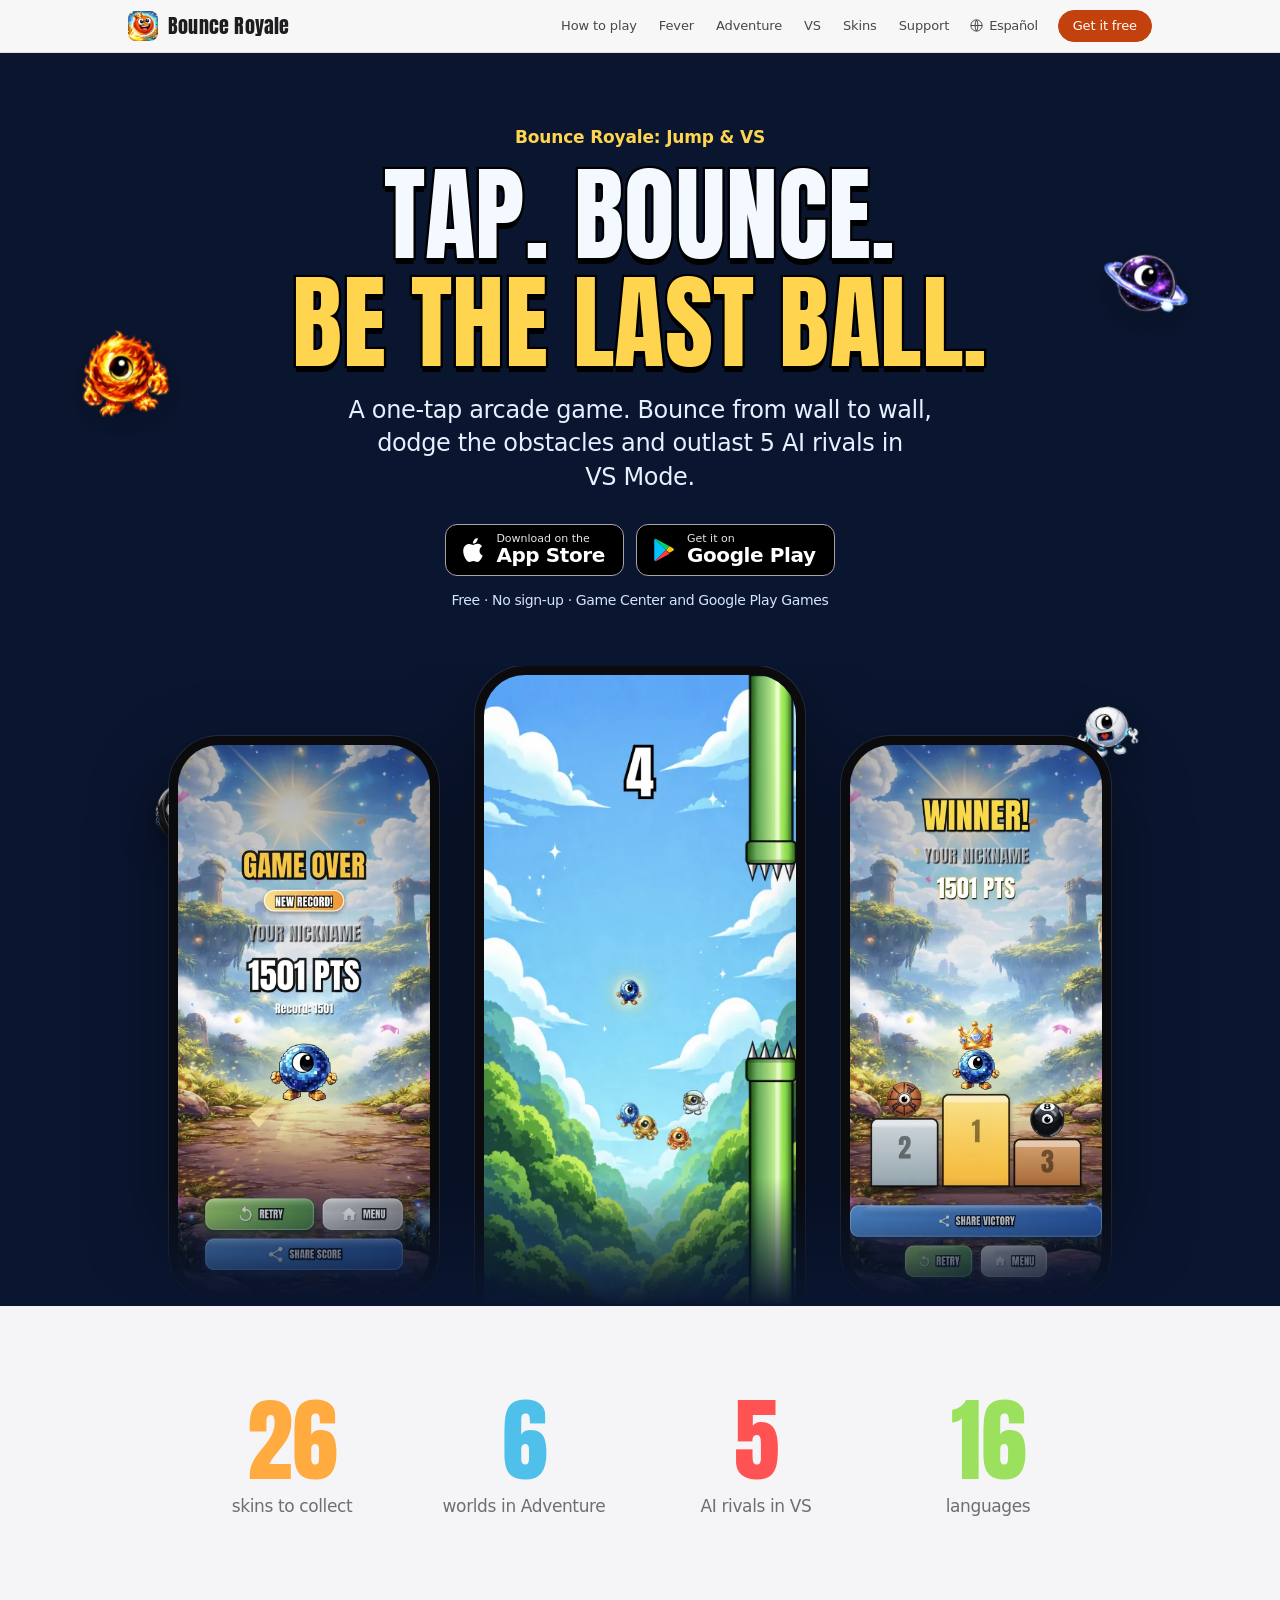
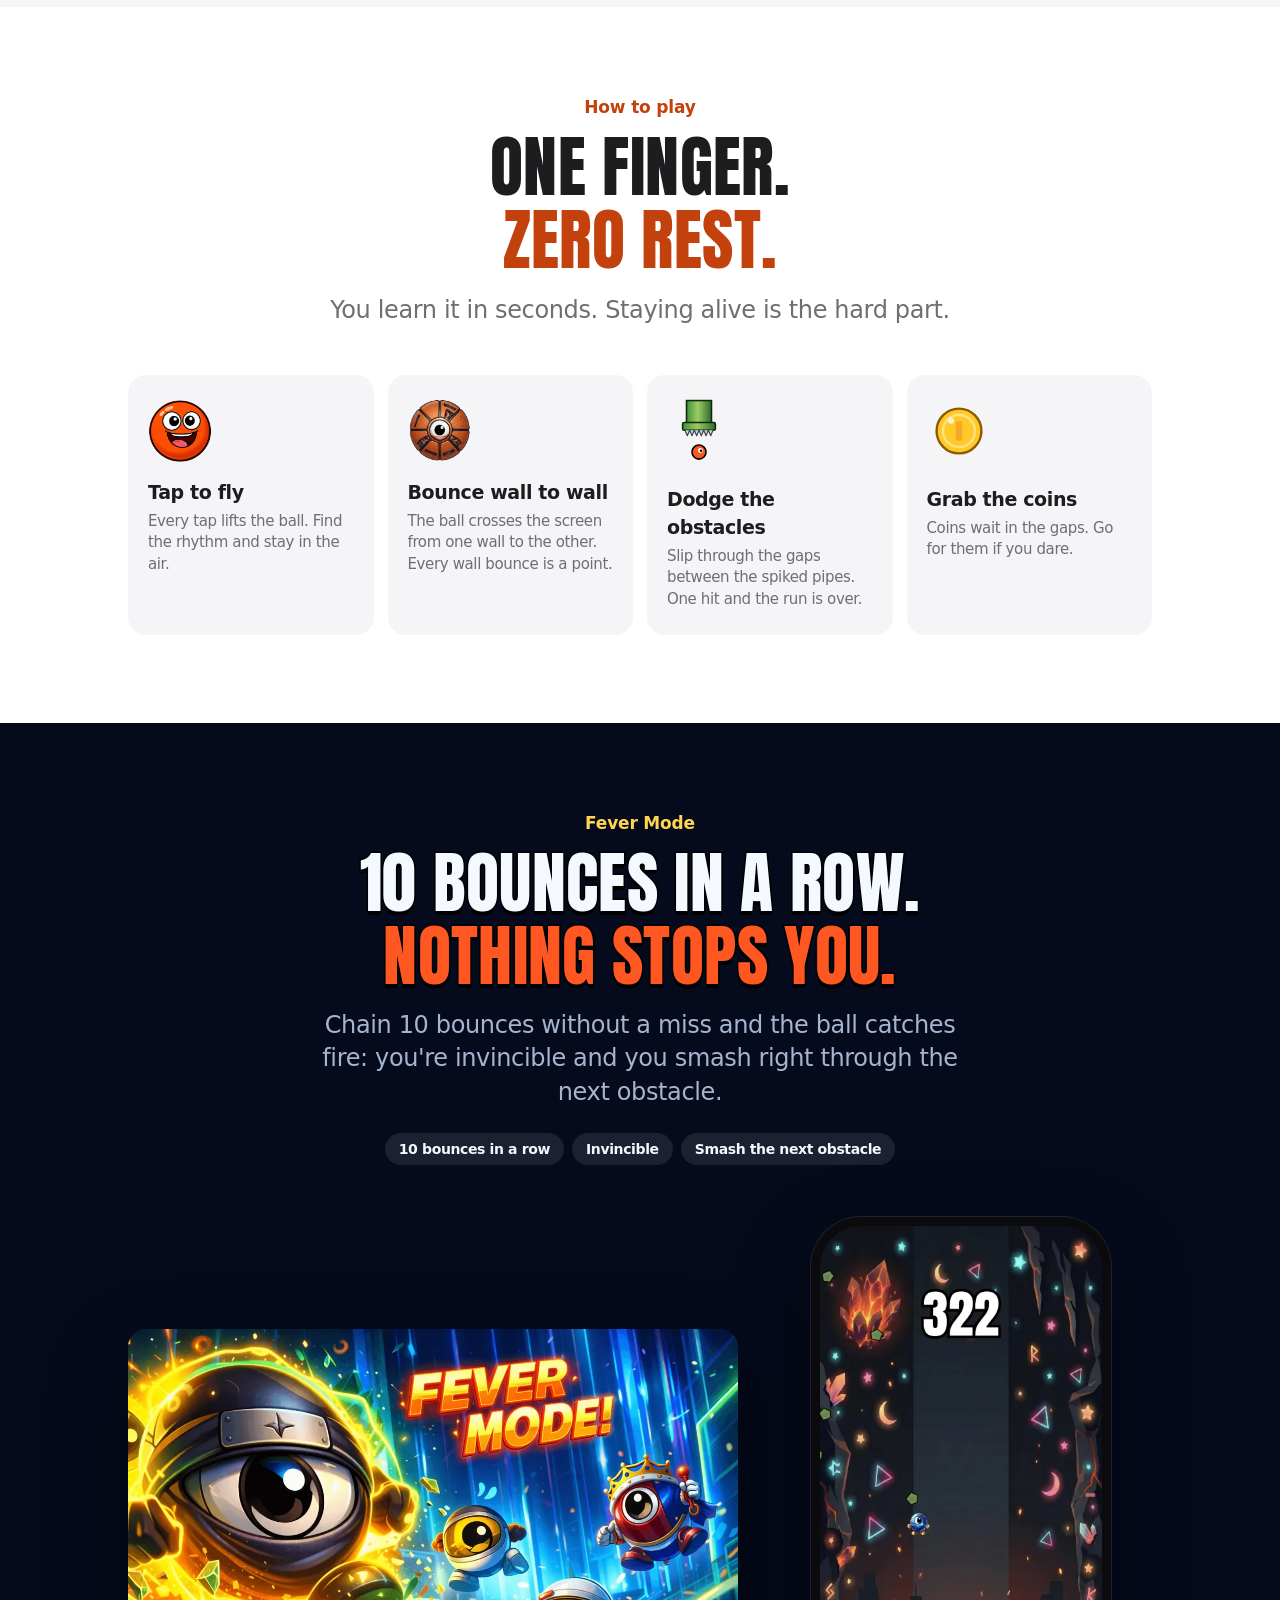
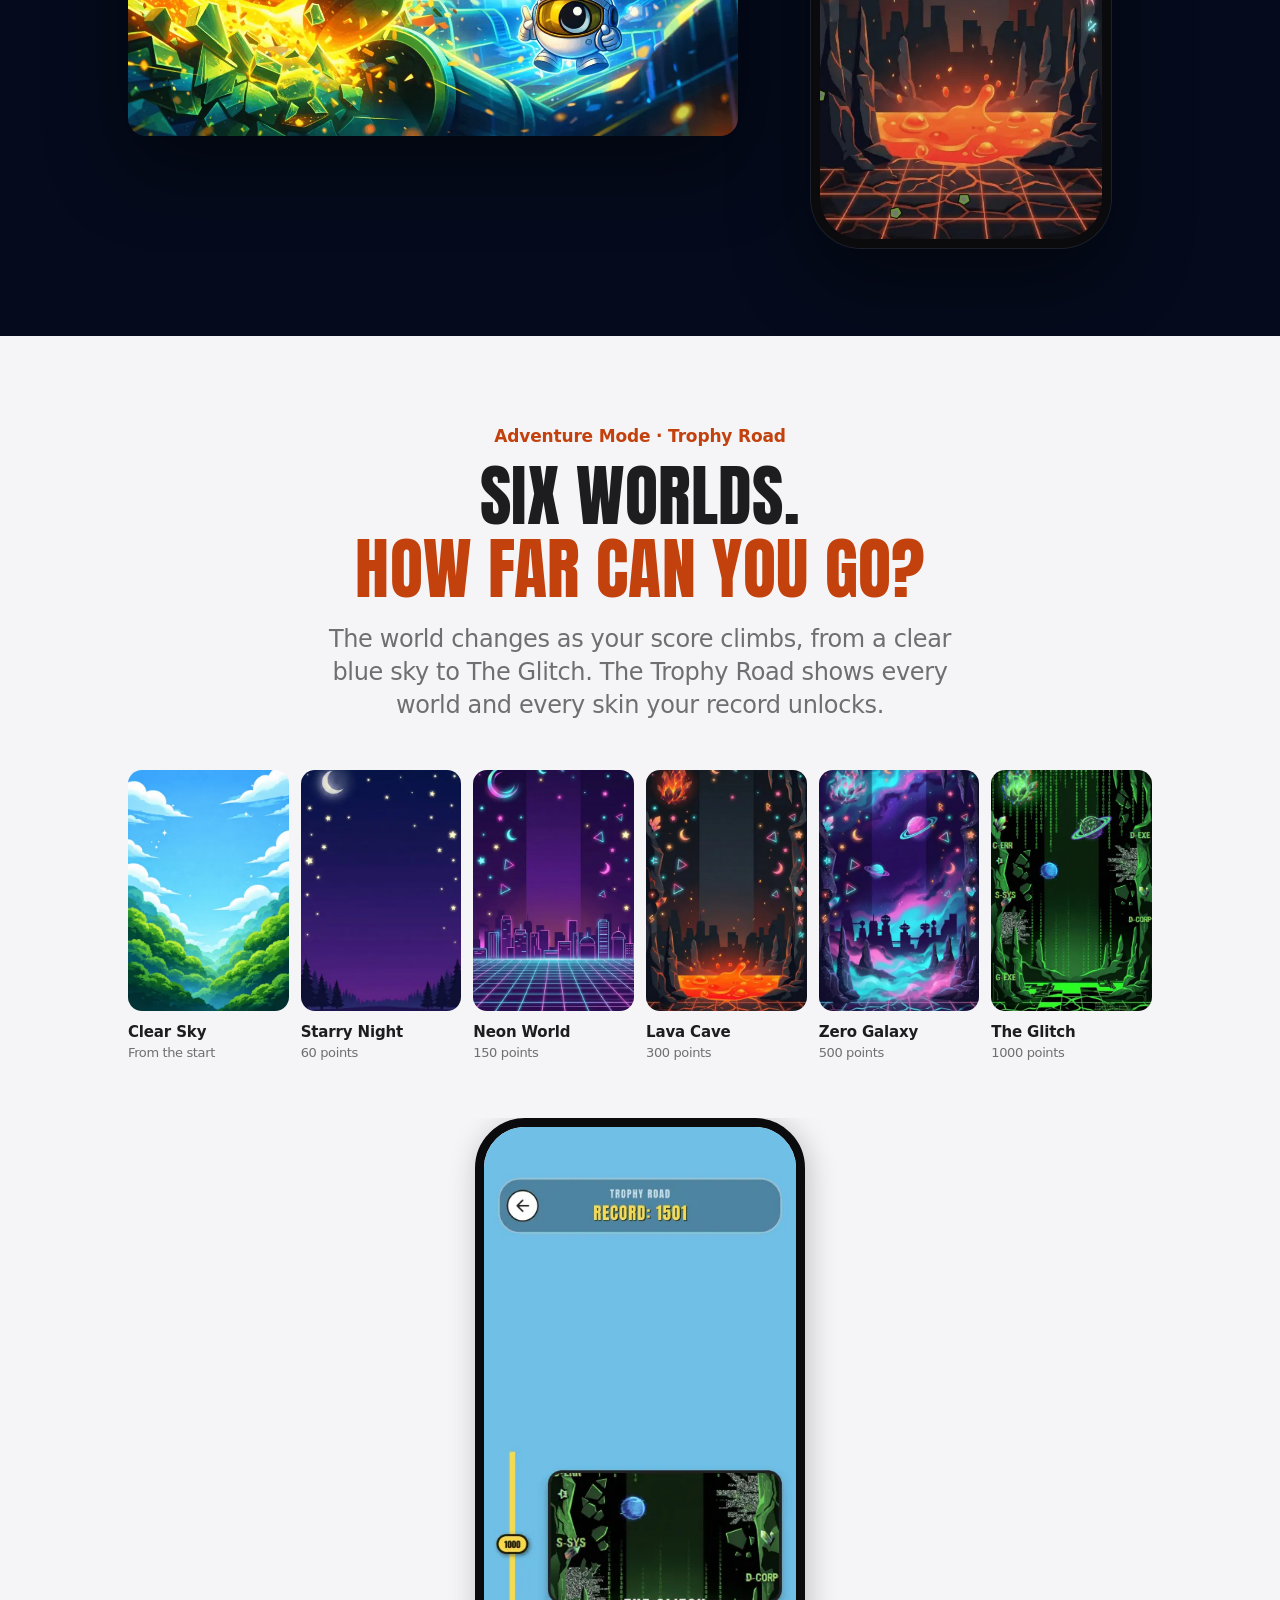
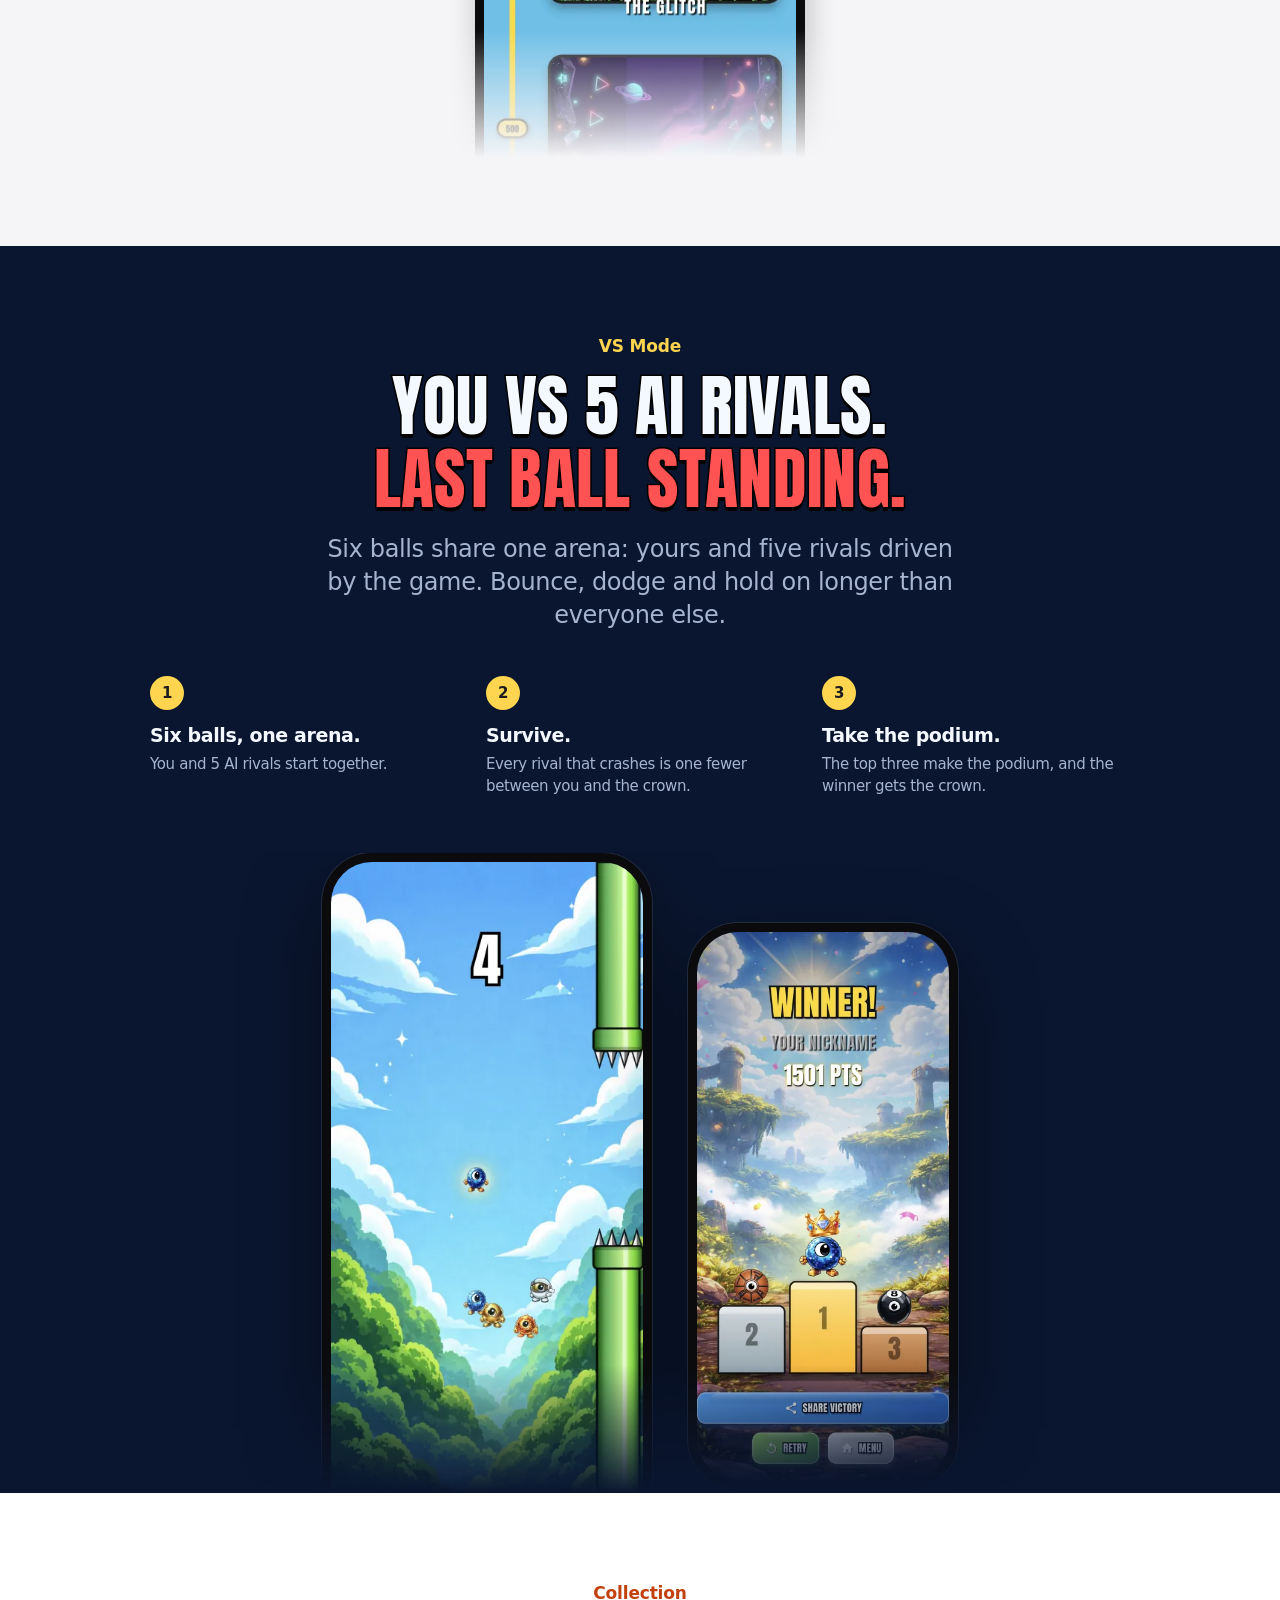
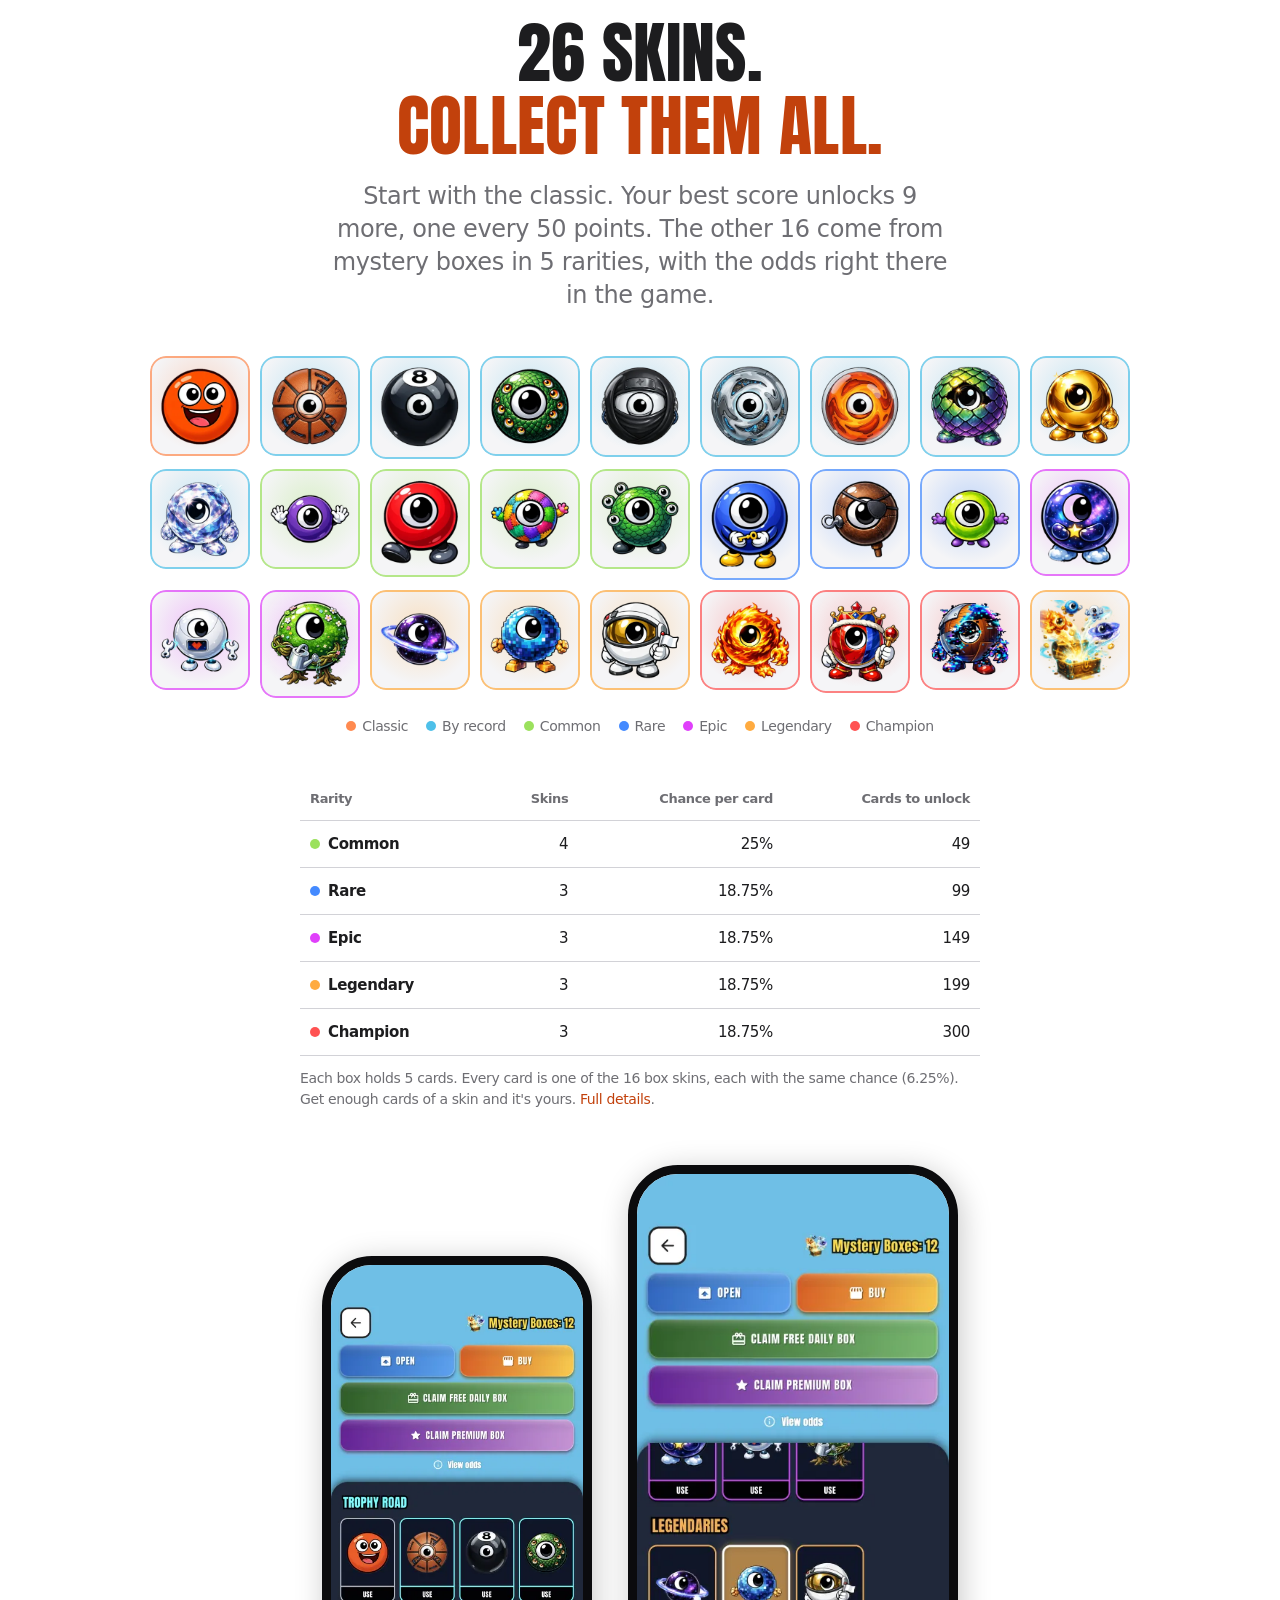
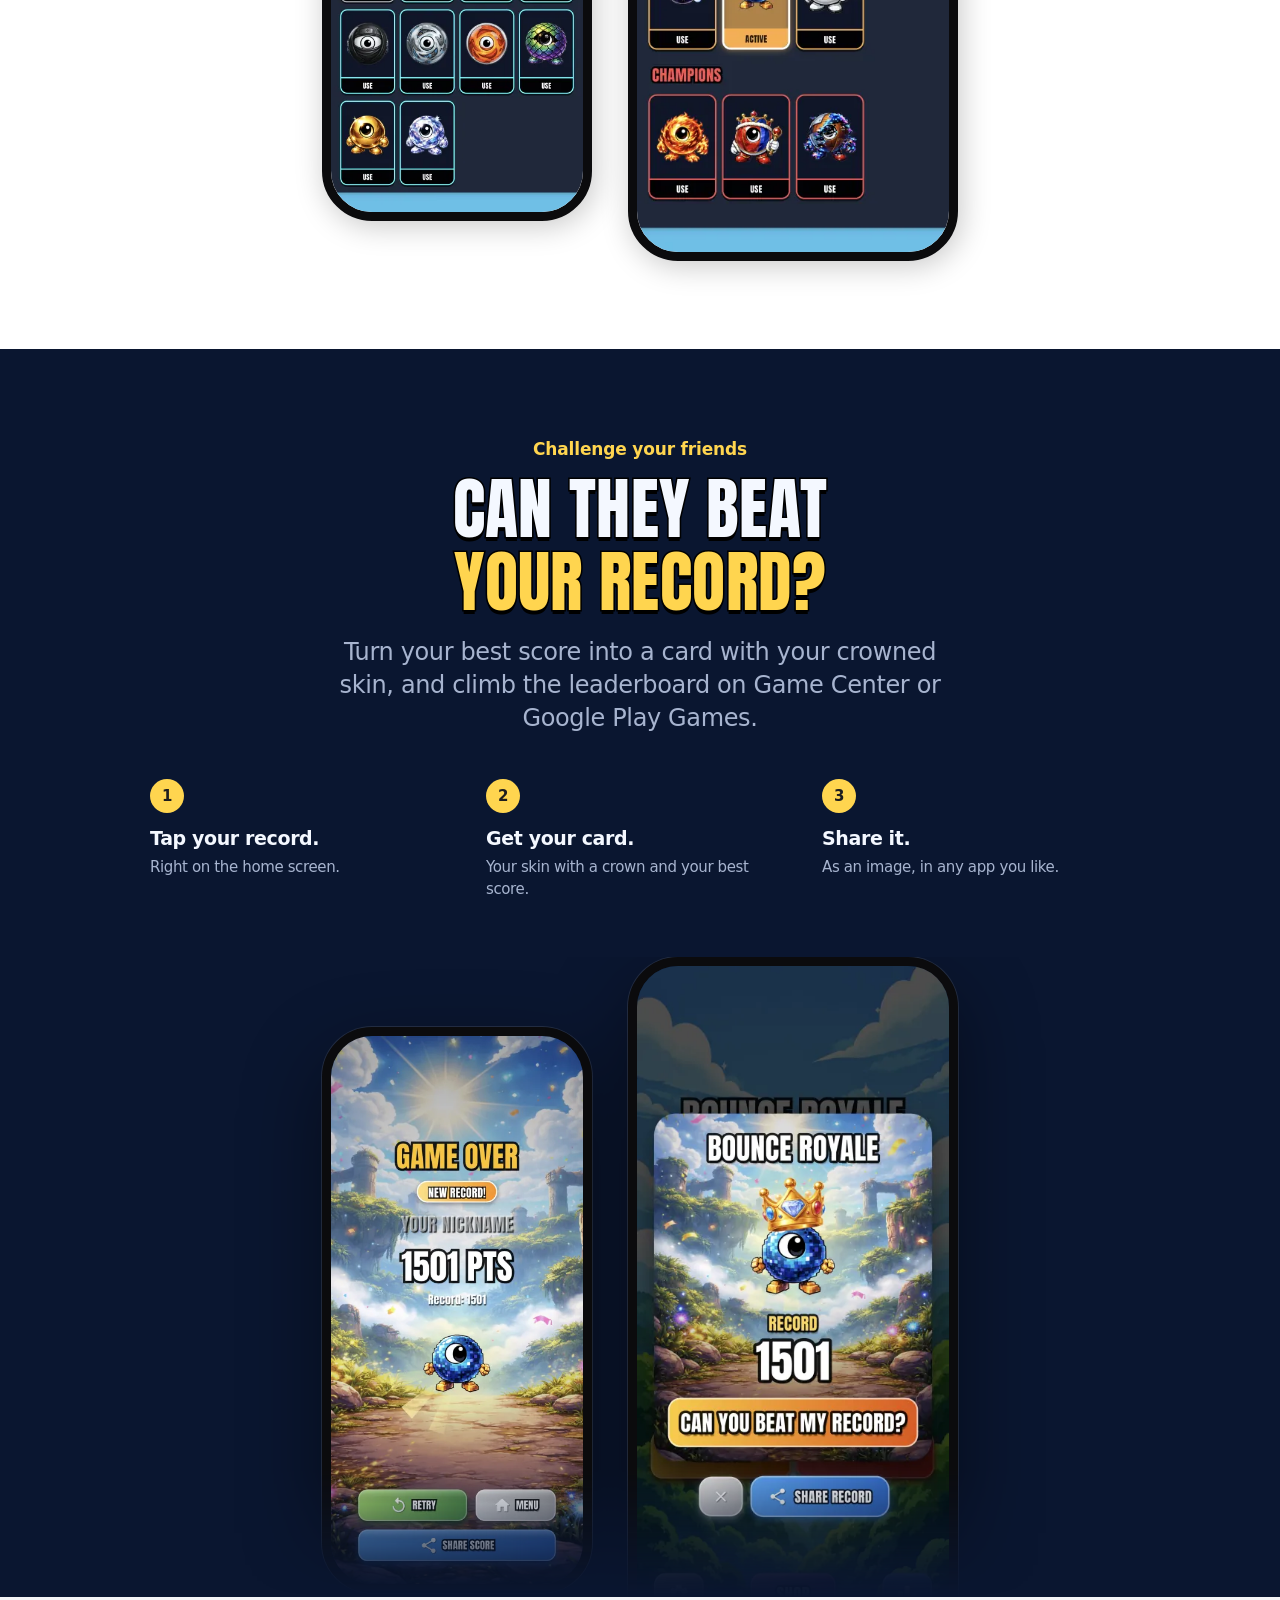
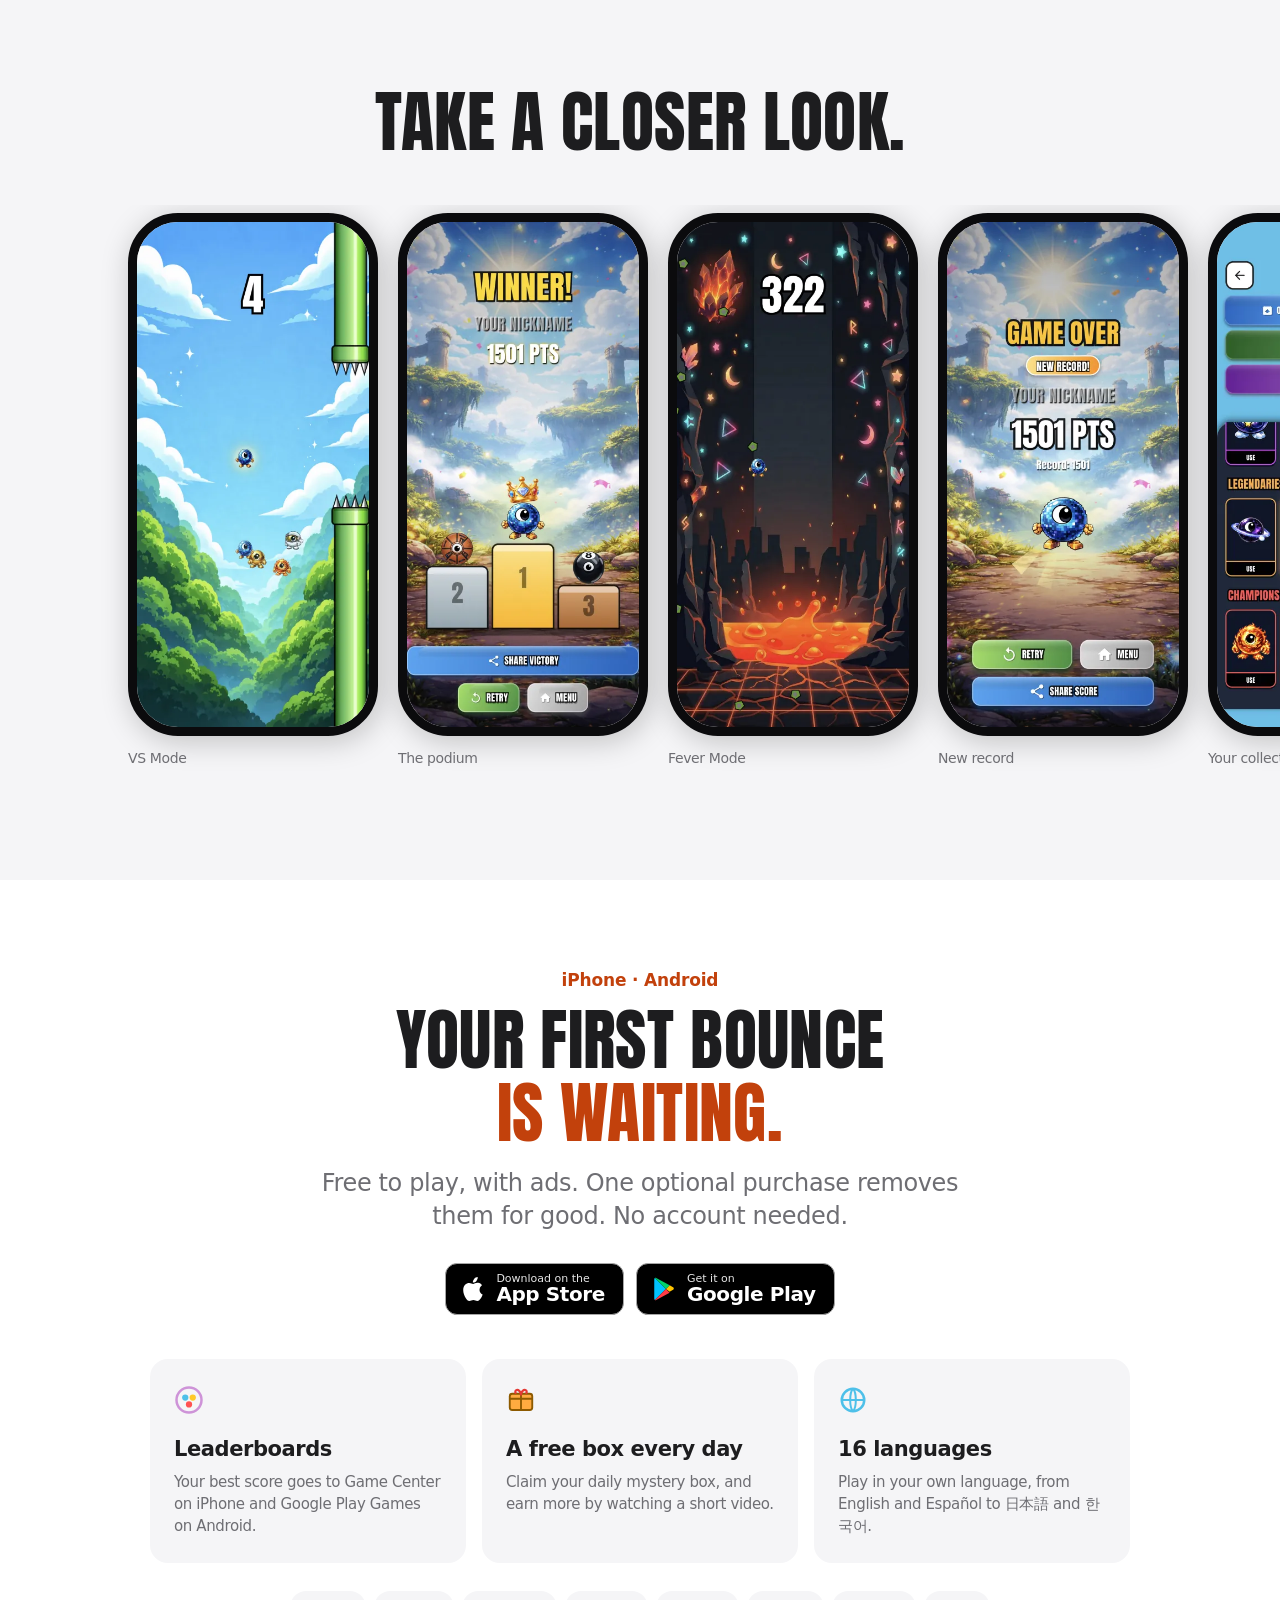
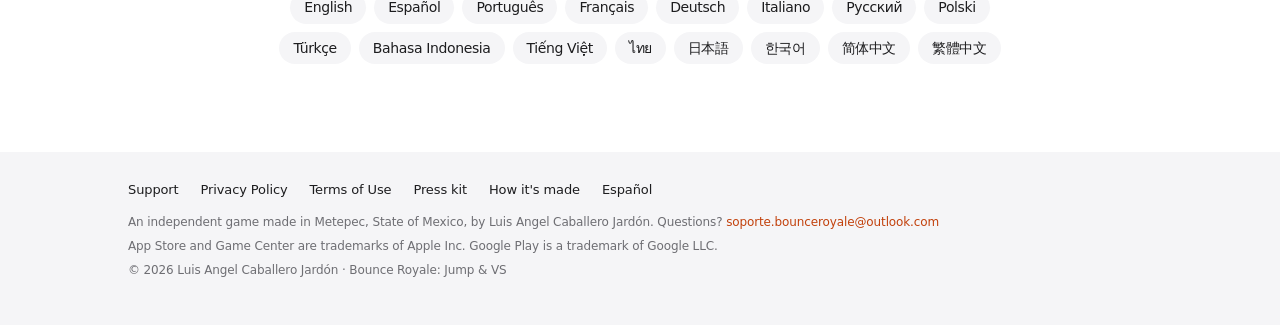
<file: index.html>
<!DOCTYPE html>
<html lang="en">
<head>
  <meta charset="utf-8">
  <meta name="viewport" content="width=device-width, initial-scale=1, viewport-fit=cover">
  <meta name="color-scheme" content="light dark">
  <title>Bounce Royale: Jump &amp; VS · Tap, bounce, be the last ball</title>
  <meta name="description" content="One-tap arcade game. Bounce wall to wall, dodge obstacles, trigger Fever Mode and win VS Mode against 5 AI rivals. 6 worlds, 26 skins, 16 languages. Free on iPhone and Android.">
  <meta name="theme-color" content="#0a1630">
  <meta name="apple-itunes-app" content="app-id=6761583939">
  <link rel="canonical" href="https://llcaballeroll.github.io/bounce_royale_web/">
  <link rel="alternate" hreflang="en" href="https://llcaballeroll.github.io/bounce_royale_web/">
  <link rel="alternate" hreflang="es" href="https://llcaballeroll.github.io/bounce_royale_web/es/">
  <link rel="alternate" hreflang="x-default" href="https://llcaballeroll.github.io/bounce_royale_web/">

  <meta property="og:type" content="website">
  <meta property="og:site_name" content="Bounce Royale">
  <meta property="og:locale" content="en_US">
  <meta property="og:locale:alternate" content="es_MX">
  <meta property="og:title" content="Bounce Royale: Jump &amp; VS · Can you beat my record?">
  <meta property="og:description" content="One-tap arcade: bounce wall to wall, dodge obstacles and be the last ball standing against 5 AI rivals. 6 worlds, 26 skins. Free on iPhone and Android.">
  <meta property="og:url" content="https://llcaballeroll.github.io/bounce_royale_web/">
  <meta property="og:image" content="https://llcaballeroll.github.io/bounce_royale_web/assets/img/og-image.jpg">
  <meta property="og:image:width" content="1200">
  <meta property="og:image:height" content="630">
  <meta property="og:image:alt" content="Bounce Royale: the orange ball with a crown over the game's sky">
  <meta name="twitter:card" content="summary_large_image">
  <meta name="twitter:title" content="Bounce Royale: Jump &amp; VS · Can you beat my record?">
  <meta name="twitter:description" content="One-tap arcade. 6 worlds, VS Mode against 5 AI rivals and 26 skins. Free on iPhone and Android.">
  <meta name="twitter:image" content="https://llcaballeroll.github.io/bounce_royale_web/assets/img/og-image.jpg">

  <link rel="icon" type="image/png" sizes="32x32" href="assets/img/favicon-32.png">
  <link rel="icon" type="image/png" sizes="192x192" href="assets/img/icon-192.png">
  <link rel="apple-touch-icon" href="assets/img/apple-touch-icon.png">
  <link rel="preconnect" href="https://fonts.googleapis.com">
  <link rel="preconnect" href="https://fonts.gstatic.com" crossorigin>
  <link rel="stylesheet" href="https://fonts.googleapis.com/css2?family=Anton&amp;display=swap">
  <link rel="stylesheet" href="css/styles.css">

  <script type="application/ld+json">
  {
    "@context": "https://schema.org",
    "@type": ["VideoGame", "MobileApplication"],
    "name": "Bounce Royale: Jump & VS",
    "alternateName": "Bounce Royale",
    "url": "https://llcaballeroll.github.io/bounce_royale_web/",
    "description": "One-tap arcade game: bounce wall to wall, dodge obstacles, trigger Fever Mode and be the last ball standing against 5 AI rivals.",
    "operatingSystem": "iOS, Android",
    "applicationCategory": "GameApplication",
    "genre": "Arcade",
    "playMode": "SinglePlayer",
    "gamePlatform": ["iPhone", "Android"],
    "inLanguage": ["en", "es", "pt", "fr", "de", "it", "ru", "pl", "tr", "id", "vi", "th", "ja", "ko", "zh-Hans", "zh-Hant"],
    "offers": { "@type": "Offer", "price": "0", "priceCurrency": "USD" },
    "author": { "@type": "Person", "name": "Luis Angel Caballero Jardón" },
    "image": "https://llcaballeroll.github.io/bounce_royale_web/assets/img/og-image.jpg",
    "screenshot": "https://llcaballeroll.github.io/bounce_royale_web/assets/img/shots/en-vs-760.webp",
    "sameAs": [
      "https://apps.apple.com/app/id6761583939",
      "https://play.google.com/store/apps/details?id=com.luiscaballero.bounceroyale"
    ]
  }
  </script>
</head>
<body>
  <a class="skip-link" href="#main">Skip to content</a>

  <header class="nav">
    <nav class="wrap nav-inner" aria-label="Main">
      <a class="brand" href="./"><img src="assets/img/icon-192.png" alt="" width="30" height="30">Bounce Royale</a>
      <div class="nav-links">
        <a href="#play">How to play</a>
        <a href="#fever">Fever</a>
        <a href="#adventure">Adventure</a>
        <a href="#vs">VS</a>
        <a href="#skins">Skins</a>
        <a href="support.html">Support</a>
      </div>
      <a class="lang" href="es/" hreflang="es" lang="es"><svg viewBox="0 0 24 24" aria-hidden="true"><circle cx="12" cy="12" r="9"/><path d="M3 12h18M12 3c3 3 3 15 0 18M12 3c-3 3-3 15 0 18"/></svg><span>Español</span></a>
      <a class="btn" href="#get" data-smart-download>Get it free</a>
    </nav>
  </header>

  <main id="main">
    <!-- Hero -->
    <section class="tile dark hero" aria-labelledby="hero-title">
      <div class="hero-skins" aria-hidden="true">
        <img class="s1" src="assets/img/game/skins/ball_champion_01.webp" alt="" width="220" height="220">
        <img class="s2" src="assets/img/game/skins/ball_legendary_01.webp" alt="" width="220" height="220">
        <img class="s3" src="assets/img/game/skins/ball_level_04.webp" alt="" width="220" height="220">
        <img class="s4" src="assets/img/game/skins/ball_epic_02.webp" alt="" width="220" height="220">
      </div>
      <div class="wrap">
        <p class="eyebrow">Bounce Royale: Jump &amp; VS</p>
        <h1 id="hero-title" class="display">Tap. Bounce.<br><span class="c-gold">Be the last ball.</span></h1>
        <p class="lead">A one-tap arcade game. Bounce from wall to wall, dodge the obstacles and outlast 5 AI rivals in VS Mode.</p>
        <div class="stores">
          <a class="store" href="https://apps.apple.com/app/id6761583939" target="_blank" rel="noopener" data-store="ios">
            <svg viewBox="0 0 24 24" aria-hidden="true"><path fill="currentColor" d="M16.37 1.43c0 1.14-.5 2.27-1.18 3.08-.74.9-1.99 1.57-2.99 1.57-.12 0-.23-.02-.3-.03-.01-.06-.04-.22-.04-.39 0-1.15.57-2.27 1.2-2.98.81-.94 2.15-1.64 3.25-1.68.03.13.06.28.06.43Zm4.56 15.71c-.03.07-.46 1.58-1.52 3.12-.94 1.34-1.94 2.71-3.43 2.71-1.52 0-1.9-.88-3.63-.88-1.7 0-2.3.91-3.67.91-1.38 0-2.33-1.26-3.43-2.8C4 18.38 2.97 15.57 2.97 12.92c0-4.28 2.8-6.55 5.55-6.55 1.45 0 2.67.95 3.6.95.86 0 2.22-1.01 3.9-1.01.61 0 2.89.06 4.37 2.19-.13.09-2.38 1.37-2.38 4.19 0 3.26 2.85 4.42 2.95 4.45Z"/></svg>
            <span><small>Download on the</small><strong>App Store</strong></span>
          </a>
          <a class="store" href="https://play.google.com/store/apps/details?id=com.luiscaballero.bounceroyale" target="_blank" rel="noopener" data-store="android">
            <svg viewBox="0 0 24 24" aria-hidden="true"><path fill="#00c3ff" d="M3.6 1.8 13.8 12 3.6 22.2c-.37-.2-.6-.6-.6-1.1V2.9c0-.5.23-.9.6-1.1Z"/><path fill="#ffc400" d="m17.2 8.6 3.2 1.8c.9.5.9 1.8 0 2.3l-3.2 1.8-3.4-2.5Z"/><path fill="#00d26a" d="M3.6 1.8c.36-.22.82-.22 1.2 0l12.4 6.8-3.4 3.4Z"/><path fill="#ff3a44" d="m13.8 12 3.4 3.4-12.4 6.8c-.38.22-.84.22-1.2 0Z"/></svg>
            <span><small>Get it on</small><strong>Google Play</strong></span>
          </a>
        </div>
        <p class="fineprint">Free · No sign-up · Game Center and Google Play Games</p>
      </div>
      <div class="stage crop">
        <img class="screen side" src="assets/img/shots/en-record-420.webp" alt="Game over screen with a new record of 1500 points" width="420" height="913" loading="lazy">
        <img class="screen" src="assets/img/shots/en-vs-760.webp" srcset="assets/img/shots/en-vs-420.webp 420w, assets/img/shots/en-vs-760.webp 760w" sizes="(max-width: 640px) 78vw, 330px" alt="A match in progress: the ball flies between green pipes with spikes" width="760" height="1652" fetchpriority="high">
        <img class="screen side" src="assets/img/shots/en-podium-420.webp" alt="VS Mode podium with the crowned winner" width="420" height="913" loading="lazy">
      </div>
    </section>

    <!-- Cifras -->
    <section class="tile alt pad-b" aria-label="The game in numbers">
      <div class="wrap">
        <div class="facts reveal">
          <div class="f1"><b>26</b><span>skins to collect</span></div>
          <div class="f2"><b>6</b><span>worlds in Adventure</span></div>
          <div class="f3"><b>5</b><span>AI rivals in VS</span></div>
          <div class="f4"><b>16</b><span>languages</span></div>
        </div>
      </div>
    </section>

    <!-- Cómo se juega -->
    <section id="play" class="tile pad-b" aria-labelledby="play-title">
      <div class="wrap">
        <p class="eyebrow">How to play</p>
        <h2 id="play-title" class="headline reveal">One finger.<br><span class="c-orange">Zero rest.</span></h2>
        <p class="lead reveal">You learn it in seconds. Staying alive is the hard part.</p>
        <ol class="rules reveal">
          <li>
            <img class="art" src="assets/img/game/skins/ball_default.webp" alt="" width="220" height="219" loading="lazy">
            <strong>Tap to fly</strong>
            <span>Every tap lifts the ball. Find the rhythm and stay in the air.</span>
          </li>
          <li>
            <img class="art" src="assets/img/game/skins/ball_level_01.webp" alt="" width="220" height="217" loading="lazy">
            <strong>Bounce wall to wall</strong>
            <span>The ball crosses the screen from one wall to the other. Every wall bounce is a point.</span>
          </li>
          <li>
            <svg class="art" viewBox="12 -2 56 82" aria-hidden="true"><defs><linearGradient id="pipe" x1="0" x2="1"><stop offset="0" stop-color="#3f8f3a"/><stop offset=".45" stop-color="#9ccc65"/><stop offset="1" stop-color="#2e6b2a"/></linearGradient></defs><rect x="24" y="0" width="32" height="34" fill="url(#pipe)" stroke="#0c2a0a" stroke-width="2"/><rect x="19" y="28" width="42" height="10" rx="2" fill="url(#pipe)" stroke="#0c2a0a" stroke-width="2"/><path d="M22 38l3 7 3-7 3 7 3-7 3 7 3-7 3 7 3-7 3 7 3-7 3 7 3-7" fill="#cfd8dc" stroke="#37474f" stroke-width="1.5" stroke-linejoin="round"/><circle cx="40" cy="66" r="9" fill="#ff5722" stroke="#000" stroke-width="2"/><circle cx="42" cy="64" r="3.2" fill="#fff"/><circle cx="42.6" cy="64.4" r="1.6" fill="#000"/></svg>
            <strong>Dodge the obstacles</strong>
            <span>Slip through the gaps between the spiked pipes. One hit and the run is over.</span>
          </li>
          <li>
            <svg class="art" viewBox="0 0 80 80" aria-hidden="true"><circle cx="40" cy="40" r="28" fill="#ffca28" stroke="#8d5a00" stroke-width="3"/><circle cx="40" cy="40" r="20" fill="none" stroke="#ffe082" stroke-width="3"/><path d="M36 28h8v24h-8z" fill="#f9a825"/><circle cx="30" cy="27" r="4" fill="#fff8e1" opacity=".85"/></svg>
            <strong>Grab the coins</strong>
            <span>Coins wait in the gaps. Go for them if you dare.</span>
          </li>
        </ol>
      </div>
    </section>

    <!-- Modo Fiebre -->
    <section id="fever" class="tile dark deep pad-b" aria-labelledby="fever-title">
      <div class="wrap">
        <p class="eyebrow">Fever Mode</p>
        <h2 id="fever-title" class="headline reveal">10 bounces in a row.<br><span class="c-orange">Nothing stops you.</span></h2>
        <p class="lead reveal">Chain 10 bounces without a miss and the ball catches fire: you're invincible and you smash right through the next obstacle.</p>
        <div class="chips reveal"><span class="chip">10 bounces in a row</span><span class="chip">Invincible</span><span class="chip">Smash the next obstacle</span></div>
        <div class="feature reveal">
          <img class="art" src="assets/img/key-art.webp" alt="Fever Mode artwork: a ninja ball wrapped in fire smashes a pipe" width="1200" height="800" loading="lazy">
          <img class="screen" src="assets/img/shots/en-fever-760.webp" srcset="assets/img/shots/en-fever-420.webp 420w, assets/img/shots/en-fever-760.webp 760w" sizes="(max-width: 760px) 78vw, 300px" alt="A run in progress with the score at 18 and a coin next to a pipe" width="760" height="1652" loading="lazy">
        </div>
      </div>
    </section>

    <!-- Modo Aventura -->
    <section id="adventure" class="tile alt pad-b" aria-labelledby="adventure-title">
      <div class="wrap">
        <p class="eyebrow">Adventure Mode · Trophy Road</p>
        <h2 id="adventure-title" class="headline reveal">Six worlds.<br><span class="c-orange">How far can you go?</span></h2>
        <p class="lead reveal">The world changes as your score climbs, from a clear blue sky to The Glitch. The Trophy Road shows every world and every skin your record unlocks.</p>
        <ul class="worlds reveal">
          <li><img src="assets/img/game/worlds/n_1.webp" alt="" width="420" height="630" loading="lazy"><b>Clear Sky</b><span>From the start</span></li>
          <li><img src="assets/img/game/worlds/n_2.webp" alt="" width="420" height="753" loading="lazy"><b>Starry Night</b><span>60 points</span></li>
          <li><img src="assets/img/game/worlds/n_3.webp" alt="" width="420" height="753" loading="lazy"><b>Neon World</b><span>150 points</span></li>
          <li><img src="assets/img/game/worlds/n_4.webp" alt="" width="420" height="753" loading="lazy"><b>Lava Cave</b><span>300 points</span></li>
          <li><img src="assets/img/game/worlds/n_5.webp" alt="" width="420" height="753" loading="lazy"><b>Zero Galaxy</b><span>500 points</span></li>
          <li><img src="assets/img/game/worlds/n_6.webp" alt="" width="420" height="753" loading="lazy"><b>The Glitch</b><span>1000 points</span></li>
        </ul>
      </div>
      <div class="stage crop">
        <img class="screen" src="assets/img/shots/en-trophy-760.webp" srcset="assets/img/shots/en-trophy-420.webp 420w, assets/img/shots/en-trophy-760.webp 760w" sizes="(max-width: 640px) 78vw, 330px" alt="Trophy Road with The Glitch and Zero Galaxy worlds" width="760" height="1652" loading="lazy">
      </div>
    </section>

    <!-- Modo VS -->
    <section id="vs" class="tile dark" aria-labelledby="vs-title">
      <div class="wrap">
        <p class="eyebrow">VS Mode</p>
        <h2 id="vs-title" class="headline reveal">You vs 5 AI rivals.<br><span class="c-red">Last ball standing.</span></h2>
        <p class="lead reveal">Six balls share one arena: yours and five rivals driven by the game. Bounce, dodge and hold on longer than everyone else.</p>
        <ol class="steps reveal">
          <li><strong>Six balls, one arena.</strong><span>You and 5 AI rivals start together.</span></li>
          <li><strong>Survive.</strong><span>Every rival that crashes is one fewer between you and the crown.</span></li>
          <li><strong>Take the podium.</strong><span>The top three make the podium, and the winner gets the crown.</span></li>
        </ol>
      </div>
      <div class="stage crop">
        <img class="screen" src="assets/img/shots/en-vs-760.webp" srcset="assets/img/shots/en-vs-420.webp 420w, assets/img/shots/en-vs-760.webp 760w" sizes="(max-width: 640px) 78vw, 330px" alt="A VS Mode match" width="760" height="1652" loading="lazy">
        <img class="screen side" src="assets/img/shots/en-podium-420.webp" alt="VS Mode podium with the top three and the winner's crown" width="420" height="913" loading="lazy">
      </div>
    </section>

    <!-- Skins -->
    <section id="skins" class="tile pad-b" aria-labelledby="skins-title">
      <div class="wrap">
        <p class="eyebrow">Collection</p>
        <h2 id="skins-title" class="headline reveal">26 skins.<br><span class="c-orange">Collect them all.</span></h2>
        <p class="lead reveal">Start with the classic. Your best score unlocks 9 more, one every 50 points. The other 16 come from mystery boxes in 5 rarities, with the odds right there in the game.</p>
        <ul class="skins reveal" aria-label="The 26 skins">
          <li style="--c:var(--r-classic)"><img src="assets/img/game/skins/ball_default.webp" alt="Classic skin" width="220" height="219" loading="lazy"></li>
          <li style="--c:var(--r-level)"><img src="assets/img/game/skins/ball_level_01.webp" alt="Basketball, 50 points" width="220" height="217" loading="lazy"></li>
          <li style="--c:var(--r-level)"><img src="assets/img/game/skins/ball_level_02.webp" alt="Magic 8 Ball, 100 points" width="220" height="220" loading="lazy"></li>
          <li style="--c:var(--r-level)"><img src="assets/img/game/skins/ball_level_03.webp" alt="Monster Eye, 150 points" width="220" height="220" loading="lazy"></li>
          <li style="--c:var(--r-level)"><img src="assets/img/game/skins/ball_level_04.webp" alt="Ninja Ball, 200 points" width="220" height="220" loading="lazy"></li>
          <li style="--c:var(--r-level)"><img src="assets/img/game/skins/ball_level_05.webp" alt="Cyborg Ball, 250 points" width="220" height="220" loading="lazy"></li>
          <li style="--c:var(--r-level)"><img src="assets/img/game/skins/ball_level_06.webp" alt="Fire Core, 300 points" width="220" height="220" loading="lazy"></li>
          <li style="--c:var(--r-level)"><img src="assets/img/game/skins/ball_level_07.webp" alt="Dragon Egg, 350 points" width="220" height="220" loading="lazy"></li>
          <li style="--c:var(--r-level)"><img src="assets/img/game/skins/ball_level_08.webp" alt="Pure Gold Ball, 400 points" width="220" height="220" loading="lazy"></li>
          <li style="--c:var(--r-level)"><img src="assets/img/game/skins/ball_level_09.webp" alt="Supreme Diamond, 450 points" width="220" height="220" loading="lazy"></li>
          <li style="--c:var(--r-common)"><img src="assets/img/game/skins/ball_common_01.webp" alt="Common skin" width="220" height="138" loading="lazy"></li>
          <li style="--c:var(--r-common)"><img src="assets/img/game/skins/ball_common_02.webp" alt="Common skin" width="220" height="220" loading="lazy"></li>
          <li style="--c:var(--r-common)"><img src="assets/img/game/skins/ball_common_03.webp" alt="Common skin" width="220" height="220" loading="lazy"></li>
          <li style="--c:var(--r-common)"><img src="assets/img/game/skins/ball_common_04.webp" alt="Common skin" width="220" height="220" loading="lazy"></li>
          <li style="--c:var(--r-rare)"><img src="assets/img/game/skins/ball_rare_01.webp" alt="Rare skin" width="220" height="220" loading="lazy"></li>
          <li style="--c:var(--r-rare)"><img src="assets/img/game/skins/ball_rare_02.webp" alt="Rare skin" width="220" height="220" loading="lazy"></li>
          <li style="--c:var(--r-rare)"><img src="assets/img/game/skins/ball_rare_03.webp" alt="Rare skin" width="220" height="220" loading="lazy"></li>
          <li style="--c:var(--r-epic)"><img src="assets/img/game/skins/ball_epic_01.webp" alt="Epic skin" width="220" height="220" loading="lazy"></li>
          <li style="--c:var(--r-epic)"><img src="assets/img/game/skins/ball_epic_02.webp" alt="Epic skin" width="220" height="220" loading="lazy"></li>
          <li style="--c:var(--r-epic)"><img src="assets/img/game/skins/ball_epic_03.webp" alt="Epic skin" width="220" height="220" loading="lazy"></li>
          <li style="--c:var(--r-legendary)"><img src="assets/img/game/skins/ball_legendary_01.webp" alt="Legendary skin" width="220" height="220" loading="lazy"></li>
          <li style="--c:var(--r-legendary)"><img src="assets/img/game/skins/ball_legendary_02.webp" alt="Legendary skin" width="220" height="220" loading="lazy"></li>
          <li style="--c:var(--r-legendary)"><img src="assets/img/game/skins/ball_legendary_03.webp" alt="Legendary skin" width="220" height="220" loading="lazy"></li>
          <li style="--c:var(--r-champion)"><img src="assets/img/game/skins/ball_champion_01.webp" alt="Champion skin" width="220" height="220" loading="lazy"></li>
          <li style="--c:var(--r-champion)"><img src="assets/img/game/skins/ball_champion_02.webp" alt="Champion skin" width="220" height="220" loading="lazy"></li>
          <li style="--c:var(--r-champion)"><img src="assets/img/game/skins/ball_champion_03.webp" alt="Champion skin" width="220" height="220" loading="lazy"></li>
          <li style="--c:var(--r-legendary)"><img src="assets/img/game/items/chest.webp" alt="Mystery box" width="360" height="363" loading="lazy"></li>
        </ul>
        <div class="legend" aria-hidden="true">
          <span><i style="--c:var(--r-classic)"></i>Classic</span>
          <span><i style="--c:var(--r-level)"></i>By record</span>
          <span><i style="--c:var(--r-common)"></i>Common</span>
          <span><i style="--c:var(--r-rare)"></i>Rare</span>
          <span><i style="--c:var(--r-epic)"></i>Epic</span>
          <span><i style="--c:var(--r-legendary)"></i>Legendary</span>
          <span><i style="--c:var(--r-champion)"></i>Champion</span>
        </div>
        <table class="odds reveal">
          <caption>Each box holds 5 cards. Every card is one of the 16 box skins, each with the same chance (6.25%). Get enough cards of a skin and it's yours. <a href="terms.html#boxes">Full details</a>.</caption>
          <thead><tr><th scope="col">Rarity</th><th scope="col">Skins</th><th scope="col">Chance per card</th><th scope="col">Cards to unlock</th></tr></thead>
          <tbody>
            <tr style="--c:var(--r-common)"><th scope="row">Common</th><td>4</td><td>25%</td><td>49</td></tr>
            <tr style="--c:var(--r-rare)"><th scope="row">Rare</th><td>3</td><td>18.75%</td><td>99</td></tr>
            <tr style="--c:var(--r-epic)"><th scope="row">Epic</th><td>3</td><td>18.75%</td><td>149</td></tr>
            <tr style="--c:var(--r-legendary)"><th scope="row">Legendary</th><td>3</td><td>18.75%</td><td>199</td></tr>
            <tr style="--c:var(--r-champion)"><th scope="row">Champion</th><td>3</td><td>18.75%</td><td>300</td></tr>
          </tbody>
        </table>
      </div>
      <div class="stage">
        <img class="screen side" src="assets/img/shots/en-boxes-420.webp" alt="Shop with mystery boxes, the free daily box and a box for watching a video" width="420" height="913" loading="lazy">
        <img class="screen" src="assets/img/shots/en-skins-760.webp" srcset="assets/img/shots/en-skins-420.webp 420w, assets/img/shots/en-skins-760.webp 760w" sizes="(max-width: 640px) 78vw, 330px" alt="Skin collection in the shop" width="760" height="1652" loading="lazy">
      </div>
    </section>

    <!-- Récord y compartir -->
    <section id="record" class="tile dark" aria-labelledby="record-title">
      <div class="wrap">
        <p class="eyebrow">Challenge your friends</p>
        <h2 id="record-title" class="headline reveal">Can they beat<br><span class="c-gold">your record?</span></h2>
        <p class="lead reveal">Turn your best score into a card with your crowned skin, and climb the leaderboard on Game Center or Google Play Games.</p>
        <ol class="steps reveal">
          <li><strong>Tap your record.</strong><span>Right on the home screen.</span></li>
          <li><strong>Get your card.</strong><span>Your skin with a crown and your best score.</span></li>
          <li><strong>Share it.</strong><span>As an image, in any app you like.</span></li>
        </ol>
      </div>
      <div class="stage crop">
        <img class="screen side" src="assets/img/shots/en-record-420.webp" alt="" width="420" height="913" loading="lazy">
        <img class="screen" src="assets/img/shots/en-share-760.webp" srcset="assets/img/shots/en-share-420.webp 420w, assets/img/shots/en-share-760.webp 760w" sizes="(max-width: 640px) 78vw, 330px" alt="Record card with a crowned skin, the score 1287 and the question Can you beat my record?" width="760" height="1652" loading="lazy">
      </div>
    </section>

    <!-- Galería -->
    <section class="tile alt" aria-labelledby="gallery-title">
      <div class="wrap">
        <h2 id="gallery-title" class="headline">Take a closer look.</h2>
      </div>
      <div class="gallery">
        <div class="gallery-track" tabindex="0" role="group" aria-label="Screenshots, scroll sideways">
          <figure><img class="screen" src="assets/img/shots/en-vs-420.webp" alt="" width="420" height="913" loading="lazy"><figcaption>VS Mode</figcaption></figure>
          <figure><img class="screen" src="assets/img/shots/en-podium-420.webp" alt="" width="420" height="913" loading="lazy"><figcaption>The podium</figcaption></figure>
          <figure><img class="screen" src="assets/img/shots/en-fever-420.webp" alt="" width="420" height="913" loading="lazy"><figcaption>Fever Mode</figcaption></figure>
          <figure><img class="screen" src="assets/img/shots/en-record-420.webp" alt="" width="420" height="913" loading="lazy"><figcaption>New record</figcaption></figure>
          <figure><img class="screen" src="assets/img/shots/en-skins-420.webp" alt="" width="420" height="913" loading="lazy"><figcaption>Your collection</figcaption></figure>
          <figure><img class="screen" src="assets/img/shots/en-boxes-420.webp" alt="" width="420" height="913" loading="lazy"><figcaption>Mystery boxes</figcaption></figure>
          <figure><img class="screen" src="assets/img/shots/en-trophy-420.webp" alt="" width="420" height="913" loading="lazy"><figcaption>Trophy Road</figcaption></figure>
          <figure><img class="screen" src="assets/img/shots/en-share-420.webp" alt="" width="420" height="913" loading="lazy"><figcaption>Record card</figcaption></figure>
        </div>
      </div>
    </section>

    <!-- Descargar -->
    <section id="get" class="tile pad-b" aria-labelledby="get-title">
      <div class="wrap">
        <p class="eyebrow">iPhone · Android</p>
        <h2 id="get-title" class="headline reveal">Your first bounce<br><span class="c-orange">is waiting.</span></h2>
        <p class="lead reveal">Free to play, with ads. One optional purchase removes them for good. No account needed.</p>
        <div class="stores reveal">
          <a class="store" href="https://apps.apple.com/app/id6761583939" target="_blank" rel="noopener" data-store="ios">
            <svg viewBox="0 0 24 24" aria-hidden="true"><path fill="currentColor" d="M16.37 1.43c0 1.14-.5 2.27-1.18 3.08-.74.9-1.99 1.57-2.99 1.57-.12 0-.23-.02-.3-.03-.01-.06-.04-.22-.04-.39 0-1.15.57-2.27 1.2-2.98.81-.94 2.15-1.64 3.25-1.68.03.13.06.28.06.43Zm4.56 15.71c-.03.07-.46 1.58-1.52 3.12-.94 1.34-1.94 2.71-3.43 2.71-1.52 0-1.9-.88-3.63-.88-1.7 0-2.3.91-3.67.91-1.38 0-2.33-1.26-3.43-2.8C4 18.38 2.97 15.57 2.97 12.92c0-4.28 2.8-6.55 5.55-6.55 1.45 0 2.67.95 3.6.95.86 0 2.22-1.01 3.9-1.01.61 0 2.89.06 4.37 2.19-.13.09-2.38 1.37-2.38 4.19 0 3.26 2.85 4.42 2.95 4.45Z"/></svg>
            <span><small>Download on the</small><strong>App Store</strong></span>
          </a>
          <a class="store" href="https://play.google.com/store/apps/details?id=com.luiscaballero.bounceroyale" target="_blank" rel="noopener" data-store="android">
            <svg viewBox="0 0 24 24" aria-hidden="true"><path fill="#00c3ff" d="M3.6 1.8 13.8 12 3.6 22.2c-.37-.2-.6-.6-.6-1.1V2.9c0-.5.23-.9.6-1.1Z"/><path fill="#ffc400" d="m17.2 8.6 3.2 1.8c.9.5.9 1.8 0 2.3l-3.2 1.8-3.4-2.5Z"/><path fill="#00d26a" d="M3.6 1.8c.36-.22.82-.22 1.2 0l12.4 6.8-3.4 3.4Z"/><path fill="#ff3a44" d="m13.8 12 3.4 3.4-12.4 6.8c-.38.22-.84.22-1.2 0Z"/></svg>
            <span><small>Get it on</small><strong>Google Play</strong></span>
          </a>
        </div>
        <div class="cards reveal">
          <article class="card">
            <svg viewBox="0 0 24 24" aria-hidden="true"><circle cx="12" cy="12" r="10" fill="none" stroke="#ce93d8" stroke-width="2"/><circle cx="9" cy="10" r="2.5" fill="#4ec0e9"/><circle cx="15" cy="10" r="2.5" fill="#ffca28"/><circle cx="12" cy="15.5" r="2.5" fill="#ff5252"/></svg>
            <h3>Leaderboards</h3>
            <p>Your best score goes to Game Center on iPhone and Google Play Games on Android.</p>
          </article>
          <article class="card">
            <svg viewBox="0 0 24 24" aria-hidden="true"><rect x="3" y="7" width="18" height="13" rx="2" fill="#ffab40" stroke="#8d5a00" stroke-width="1.5"/><path d="M3 11h18M12 7v13" stroke="#8d5a00" stroke-width="1.5"/><path d="M8 7c-2-3 2-5 4 0 2-5 6-3 4 0" fill="none" stroke="#e53935" stroke-width="1.8"/></svg>
            <h3>A free box every day</h3>
            <p>Claim your daily mystery box, and earn more by watching a short video.</p>
          </article>
          <article class="card">
            <svg viewBox="0 0 24 24" aria-hidden="true"><circle cx="12" cy="12" r="9" fill="none" stroke="#4ec0e9" stroke-width="2"/><path d="M3 12h18M12 3c3 3 3 15 0 18M12 3c-3 3-3 15 0 18" fill="none" stroke="#4ec0e9" stroke-width="1.6"/></svg>
            <h3>16 languages</h3>
            <p>Play in your own language, from English and Español to 日本語 and 한국어.</p>
          </article>
        </div>
        <ul class="langs reveal" aria-label="Available languages">
          <li lang="en">English</li><li lang="es">Español</li><li lang="pt">Português</li><li lang="fr">Français</li><li lang="de">Deutsch</li><li lang="it">Italiano</li><li lang="ru">Русский</li><li lang="pl">Polski</li><li lang="tr">Türkçe</li><li lang="id">Bahasa Indonesia</li><li lang="vi">Tiếng Việt</li><li lang="th">ไทย</li><li lang="ja">日本語</li><li lang="ko">한국어</li><li lang="zh-Hans">简体中文</li><li lang="zh-Hant">繁體中文</li>
        </ul>
      </div>
    </section>
  </main>

  <footer class="footer">
    <div class="wrap">
      <div class="footer-links">
        <a href="support.html">Support</a>
        <a href="privacy.html">Privacy Policy</a>
        <a href="terms.html">Terms of Use</a>
        <a href="presskit.html">Press kit</a>
        <a href="technical.html">How it's made</a>
        <a href="es/" hreflang="es" lang="es">Español</a>
      </div>
      <p>An independent game made in Metepec, State of Mexico, by Luis Angel Caballero Jardón. Questions? <a href="mailto:soporte.bounceroyale@outlook.com">soporte.bounceroyale@outlook.com</a></p>
      <p>App Store and Game Center are trademarks of Apple Inc. Google Play is a trademark of Google LLC.</p>
      <p>© 2026 Luis Angel Caballero Jardón · Bounce Royale: Jump &amp; VS</p>
    </div>
  </footer>
  <script src="js/site.js" defer></script>
</body>
</html>
</file>
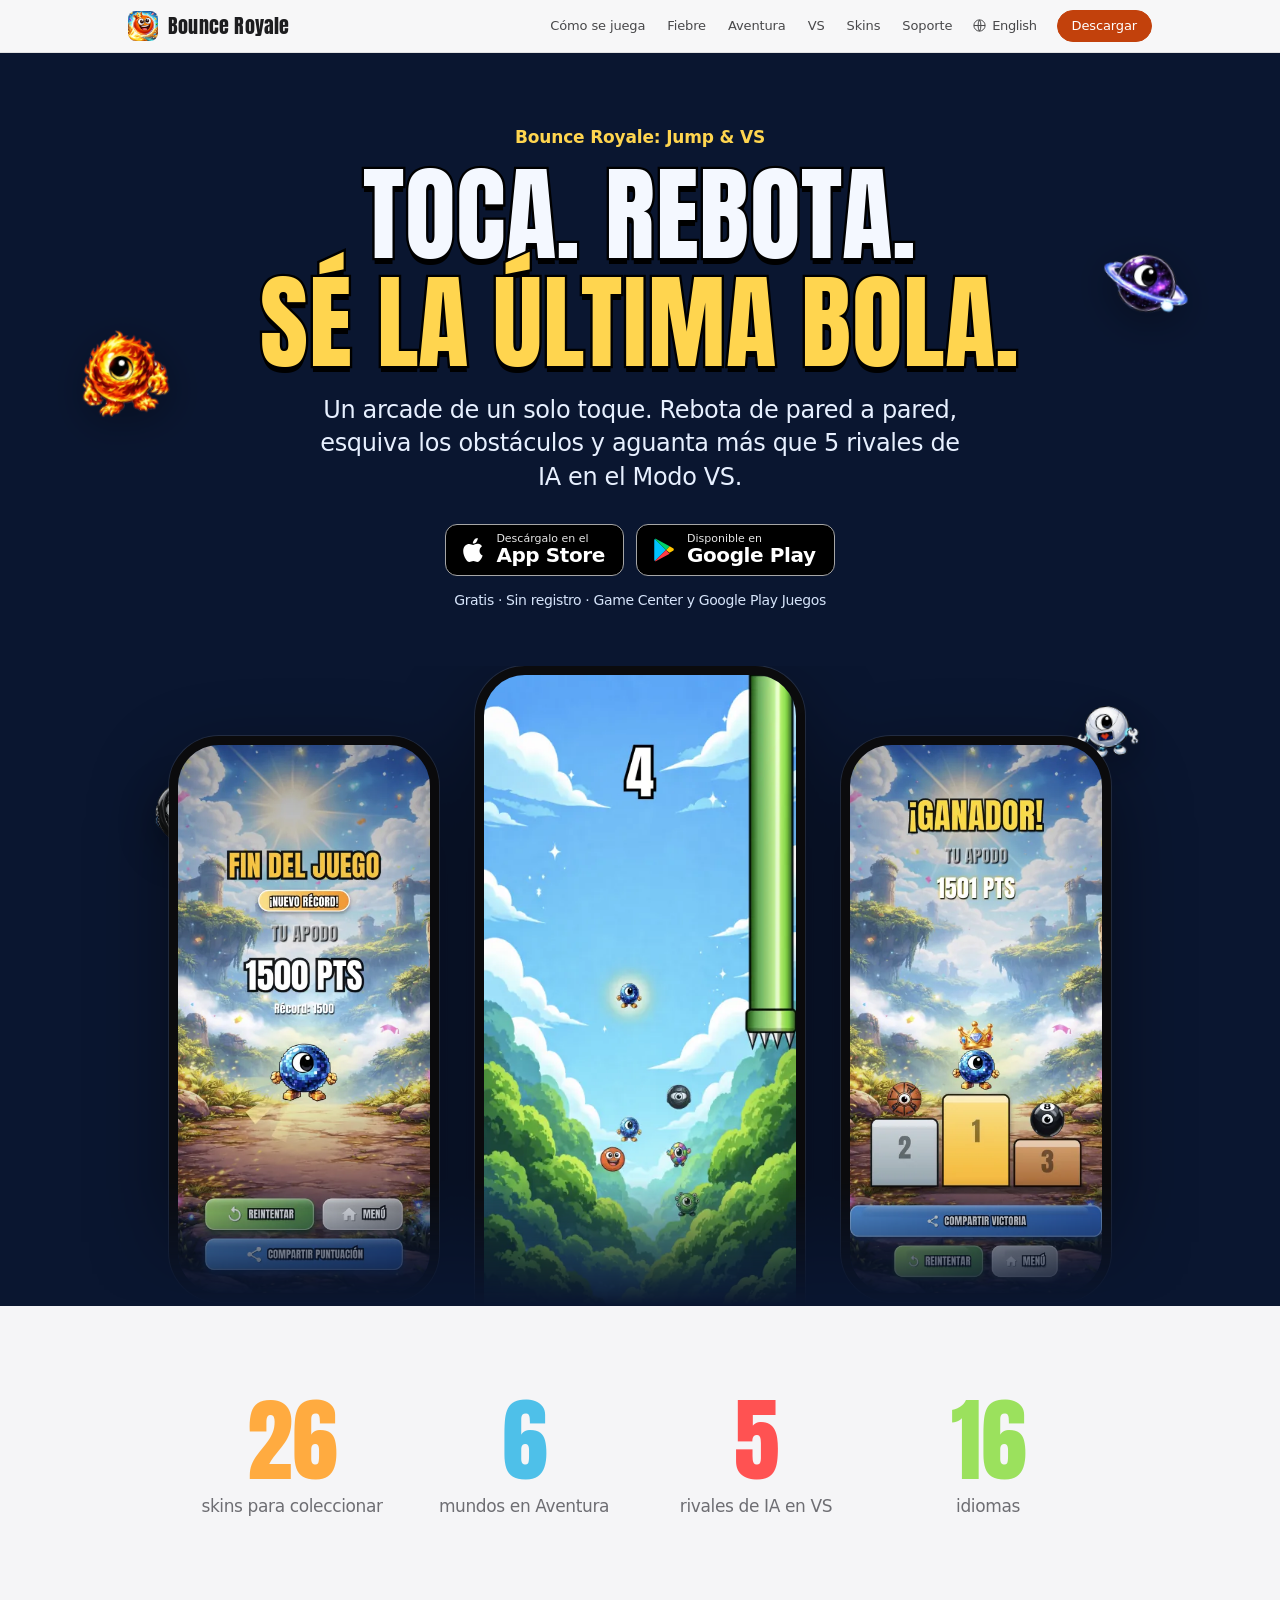
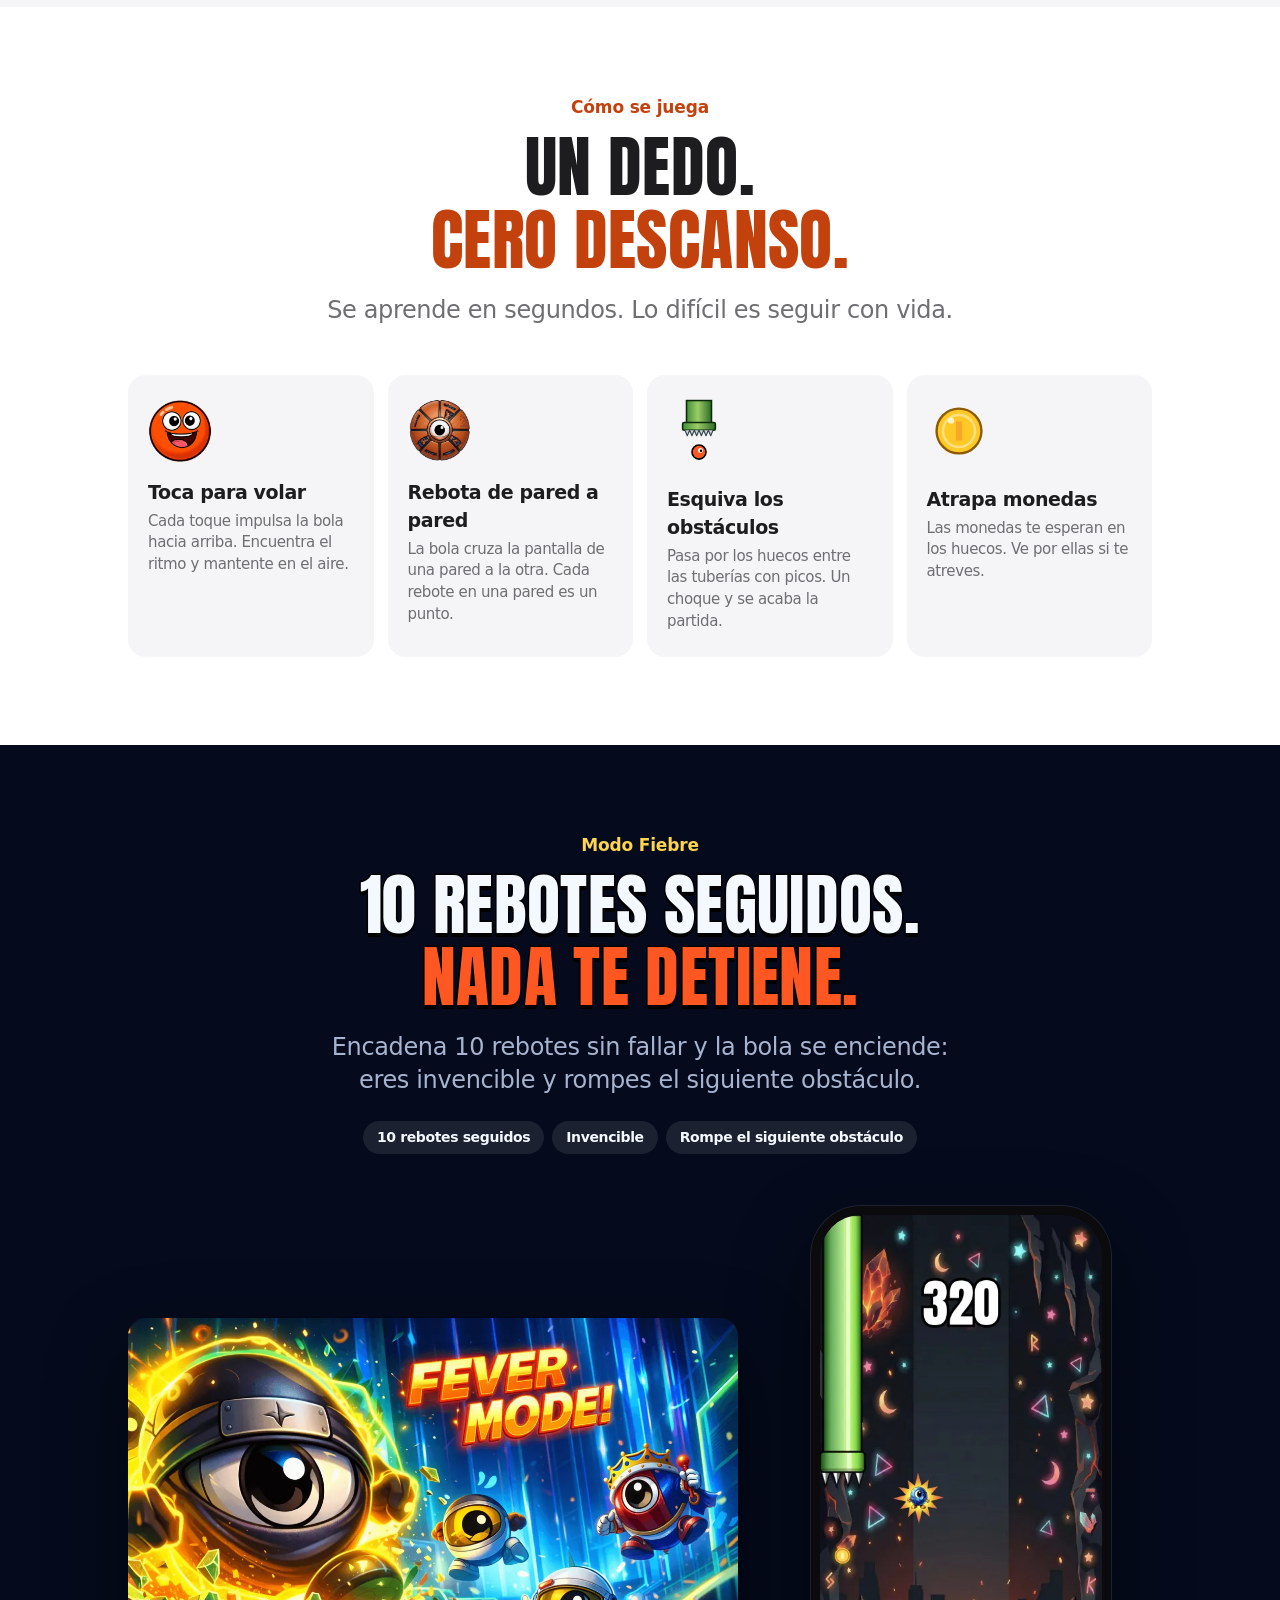
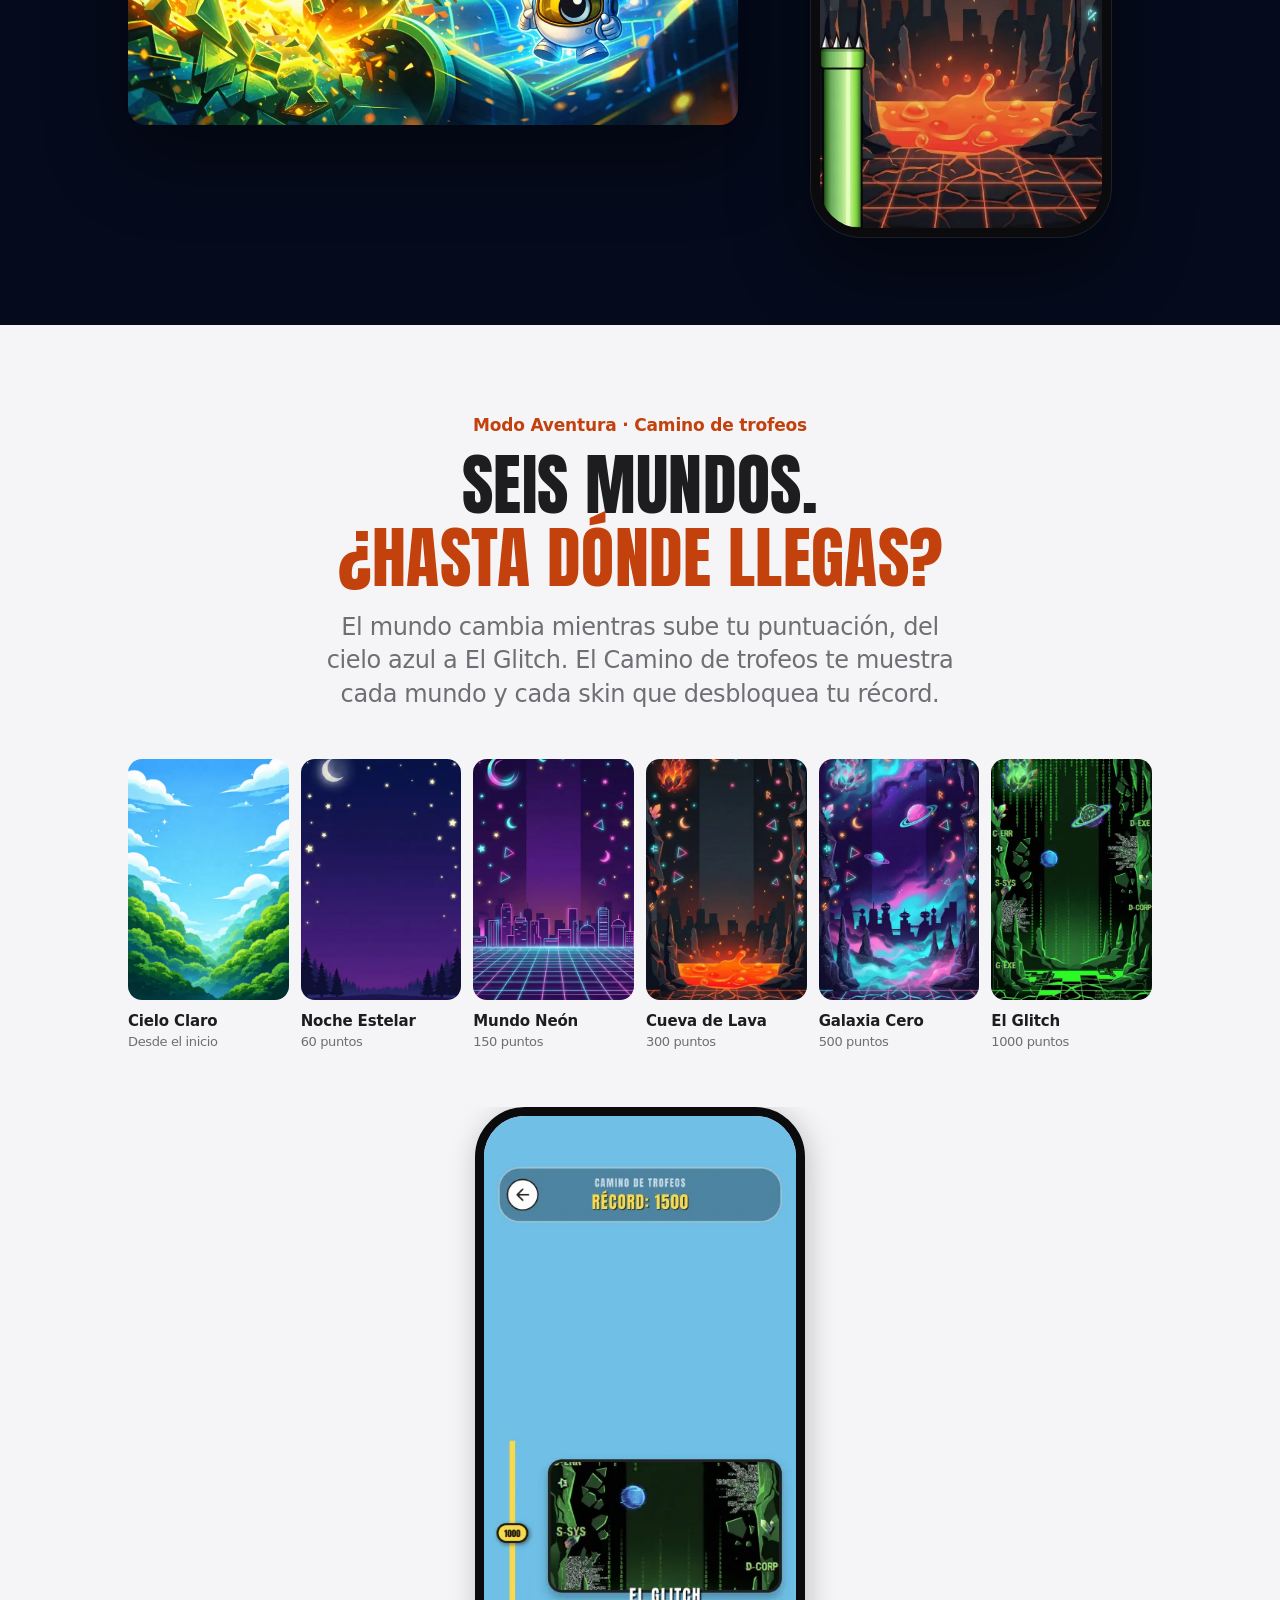
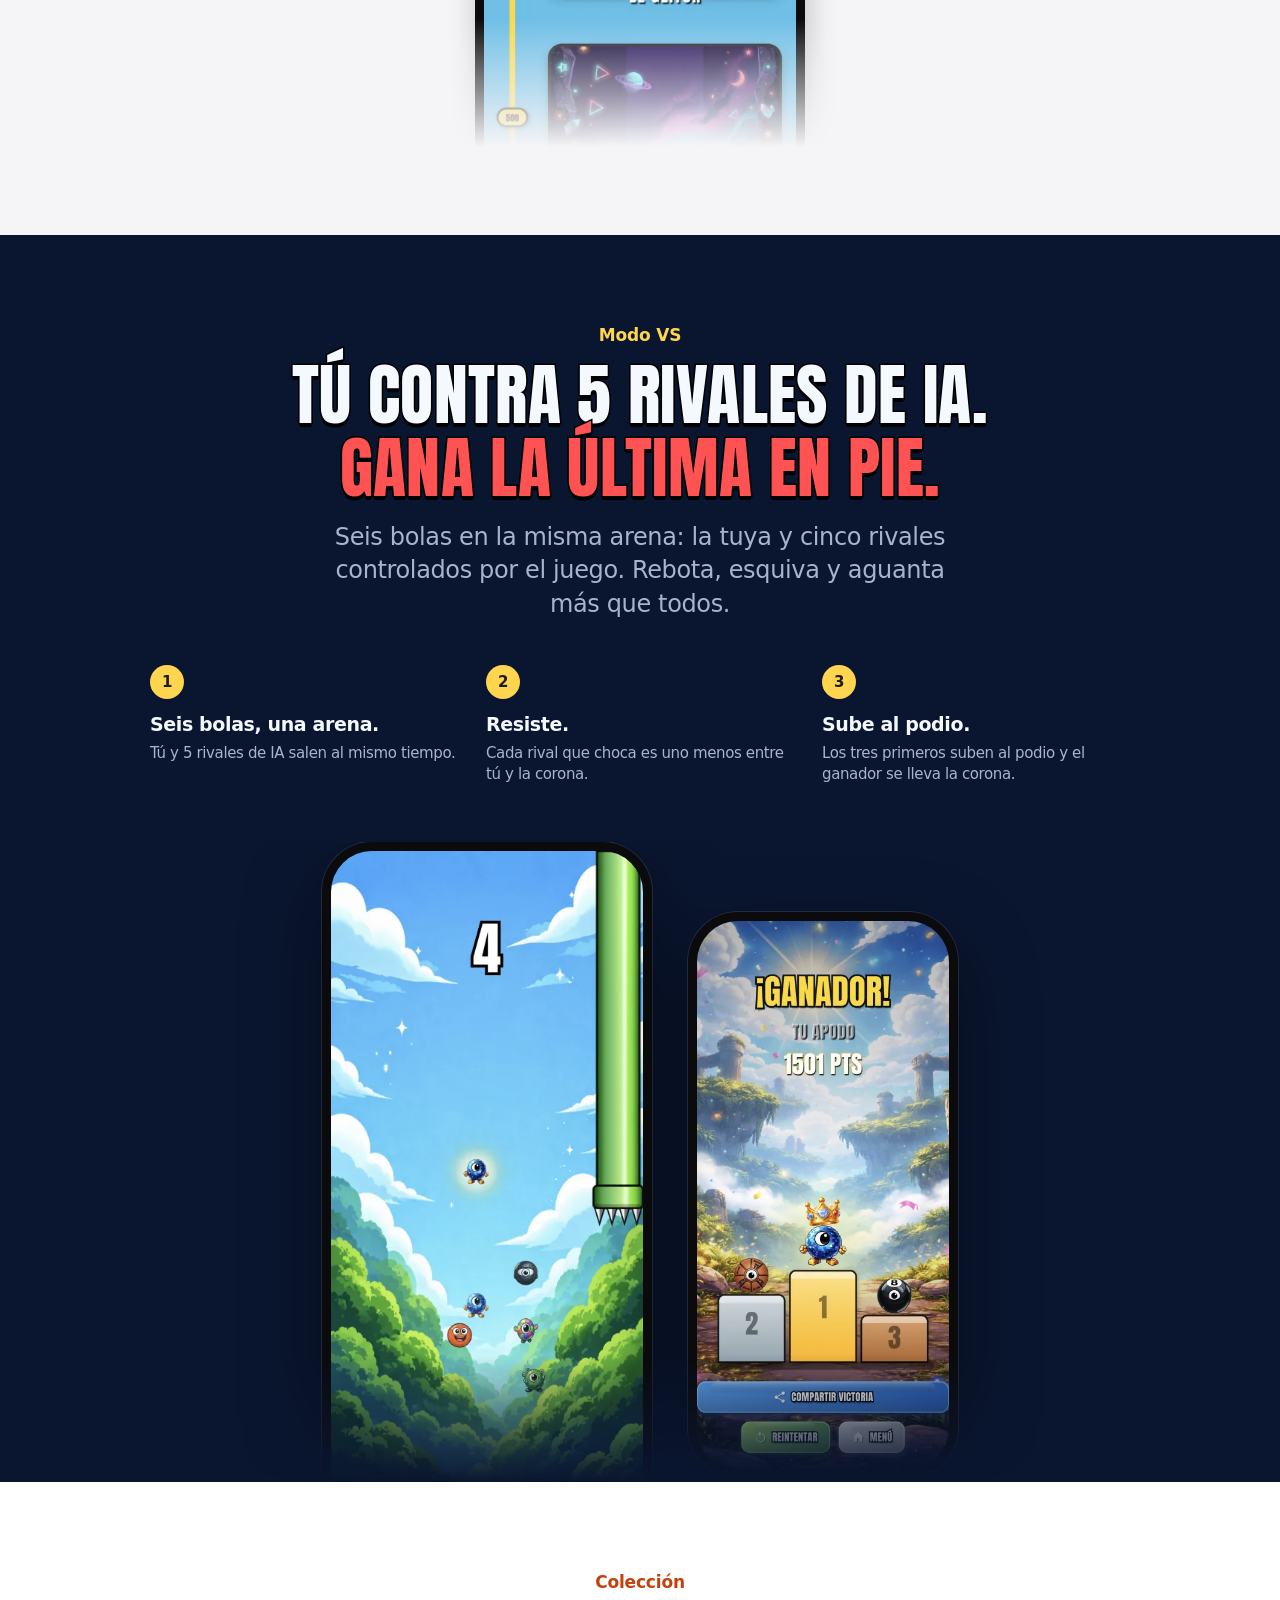
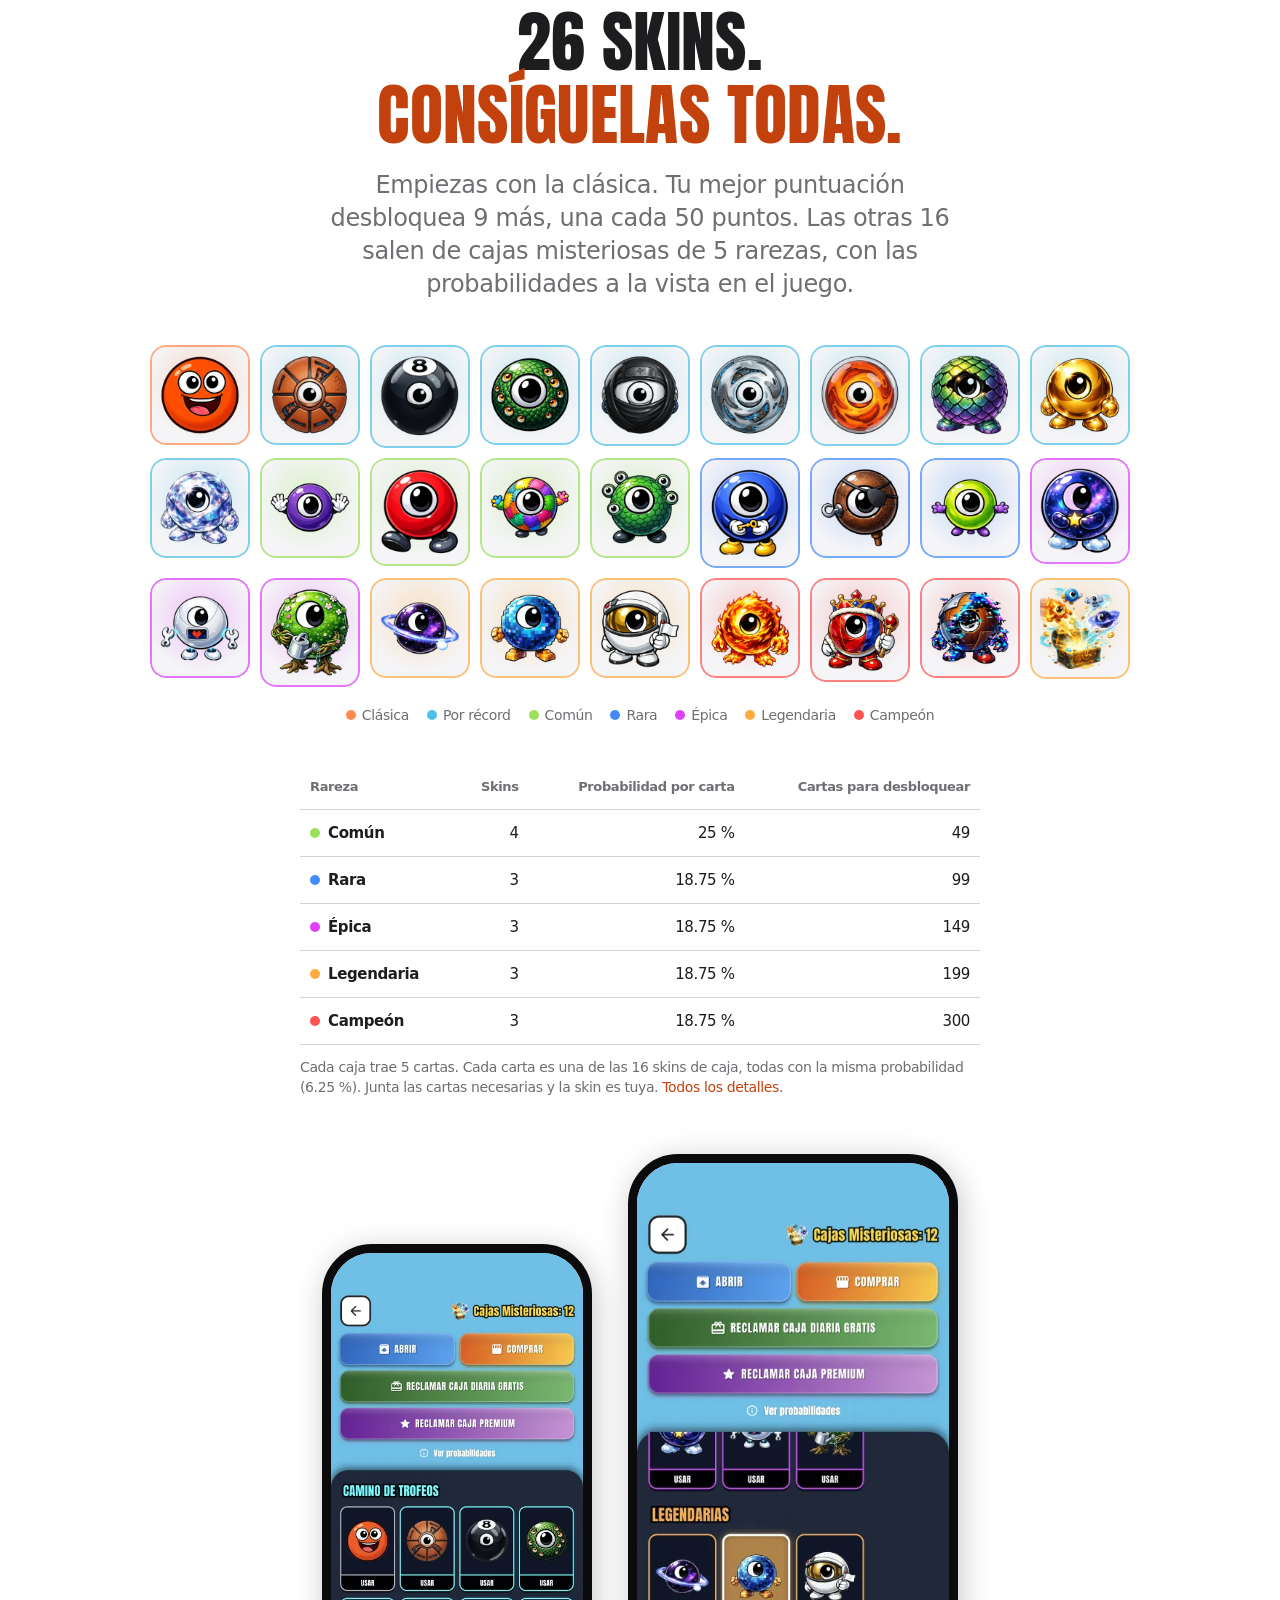
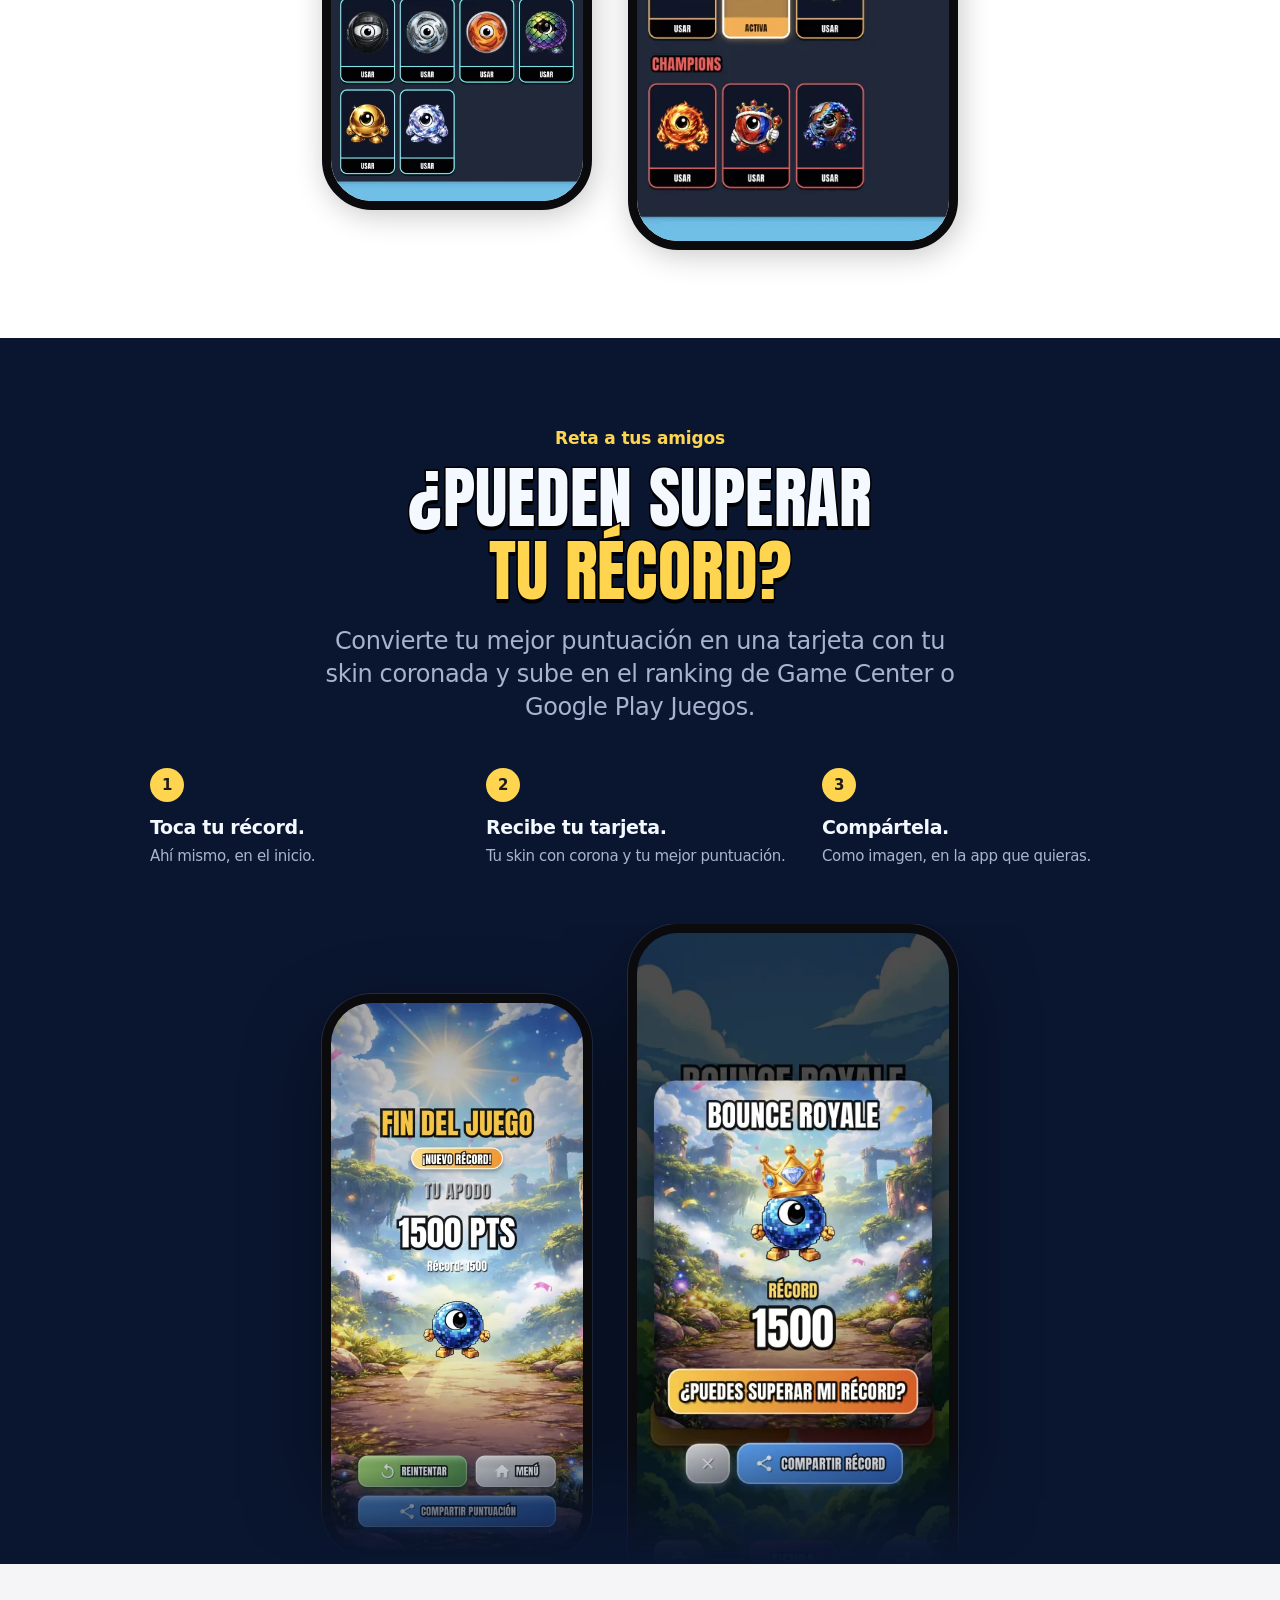
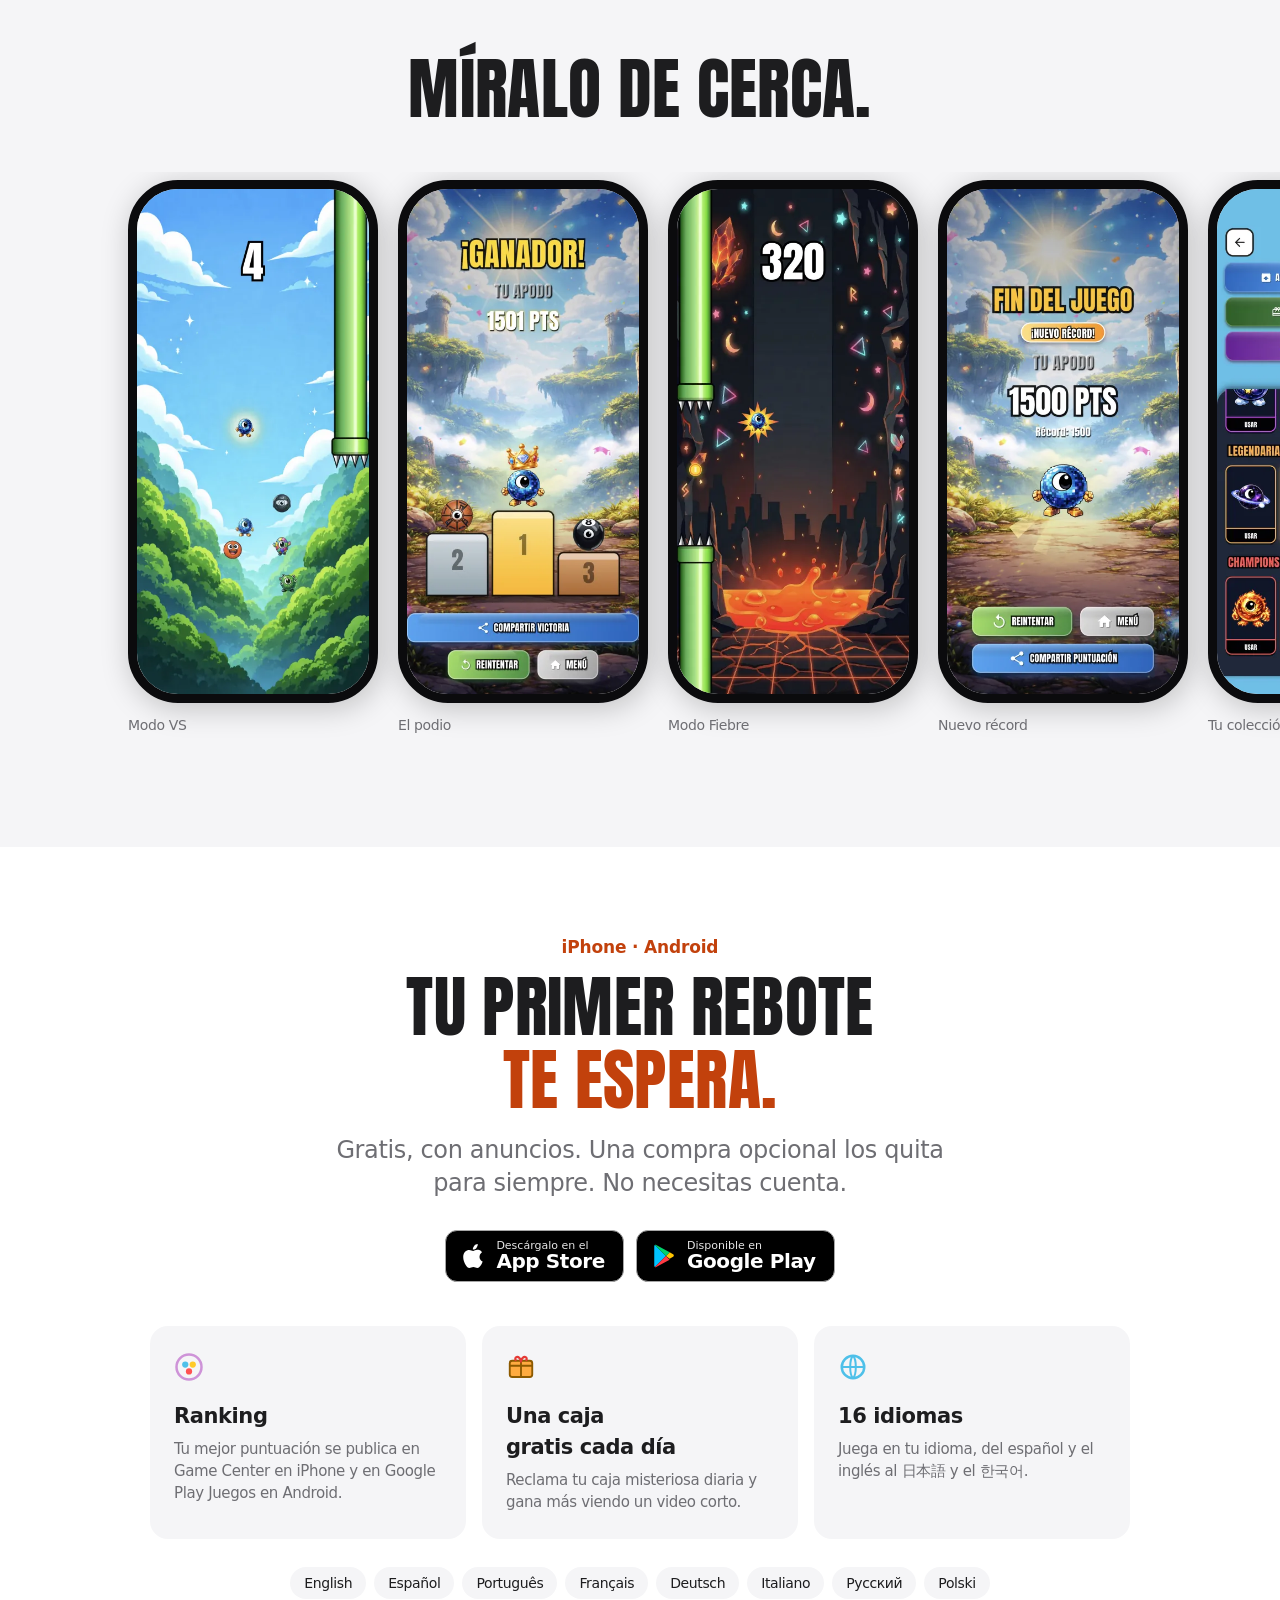
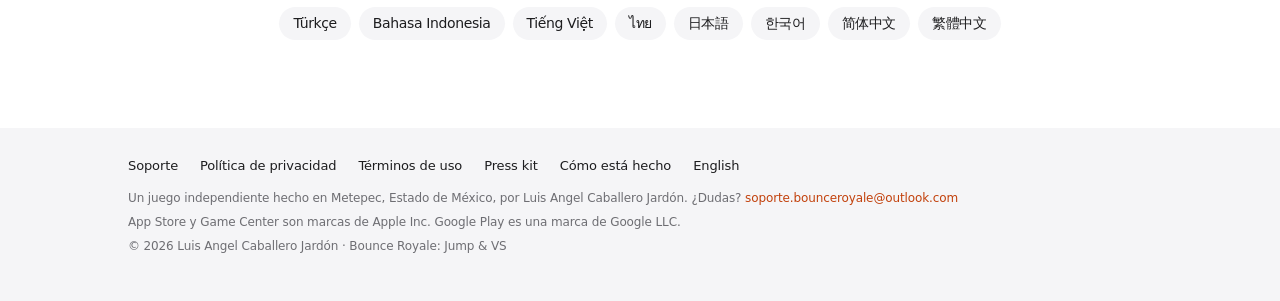
<file: es/index.html>
<!DOCTYPE html>
<html lang="es">
<head>
  <meta charset="utf-8">
  <meta name="viewport" content="width=device-width, initial-scale=1, viewport-fit=cover">
  <meta name="color-scheme" content="light dark">
  <title>Bounce Royale: Jump &amp; VS · Toca, rebota y sé la última bola</title>
  <meta name="description" content="Arcade de un toque. Rebota de pared a pared, esquiva obstáculos, activa el Modo Fiebre y gana el Modo VS contra 5 rivales de IA. 6 mundos, 26 skins y 16 idiomas. Gratis en iPhone y Android.">
  <meta name="theme-color" content="#0a1630">
  <meta name="apple-itunes-app" content="app-id=6761583939">
  <link rel="canonical" href="https://llcaballeroll.github.io/bounce_royale_web/es/">
  <link rel="alternate" hreflang="en" href="https://llcaballeroll.github.io/bounce_royale_web/">
  <link rel="alternate" hreflang="es" href="https://llcaballeroll.github.io/bounce_royale_web/es/">
  <link rel="alternate" hreflang="x-default" href="https://llcaballeroll.github.io/bounce_royale_web/">

  <meta property="og:type" content="website">
  <meta property="og:site_name" content="Bounce Royale">
  <meta property="og:locale" content="es_MX">
  <meta property="og:locale:alternate" content="en_US">
  <meta property="og:title" content="Bounce Royale: Jump &amp; VS · ¿Puedes superar mi récord?">
  <meta property="og:description" content="Arcade de un toque: rebota de pared a pared, esquiva obstáculos y sé la última bola en pie contra 5 rivales de IA. 6 mundos y 26 skins. Gratis en iPhone y Android.">
  <meta property="og:url" content="https://llcaballeroll.github.io/bounce_royale_web/es/">
  <meta property="og:image" content="https://llcaballeroll.github.io/bounce_royale_web/assets/img/og-image.jpg">
  <meta property="og:image:width" content="1200">
  <meta property="og:image:height" content="630">
  <meta property="og:image:alt" content="Bounce Royale: la bola naranja con corona sobre el cielo del juego">
  <meta name="twitter:card" content="summary_large_image">
  <meta name="twitter:title" content="Bounce Royale: Jump &amp; VS · ¿Puedes superar mi récord?">
  <meta name="twitter:description" content="Arcade de un toque. 6 mundos, Modo VS contra 5 rivales de IA y 26 skins. Gratis en iPhone y Android.">
  <meta name="twitter:image" content="https://llcaballeroll.github.io/bounce_royale_web/assets/img/og-image.jpg">

  <link rel="icon" type="image/png" sizes="32x32" href="../assets/img/favicon-32.png">
  <link rel="icon" type="image/png" sizes="192x192" href="../assets/img/icon-192.png">
  <link rel="apple-touch-icon" href="../assets/img/apple-touch-icon.png">
  <link rel="preconnect" href="https://fonts.googleapis.com">
  <link rel="preconnect" href="https://fonts.gstatic.com" crossorigin>
  <link rel="stylesheet" href="https://fonts.googleapis.com/css2?family=Anton&amp;display=swap">
  <link rel="stylesheet" href="../css/styles.css">

  <script type="application/ld+json">
  {
    "@context": "https://schema.org",
    "@type": ["VideoGame", "MobileApplication"],
    "name": "Bounce Royale: Jump & VS",
    "alternateName": "Bounce Royale",
    "url": "https://llcaballeroll.github.io/bounce_royale_web/es/",
    "description": "Arcade de un toque: rebota de pared a pared, esquiva obstáculos, activa el Modo Fiebre y sé la última bola en pie contra 5 rivales de IA.",
    "operatingSystem": "iOS, Android",
    "applicationCategory": "GameApplication",
    "genre": "Arcade",
    "playMode": "SinglePlayer",
    "gamePlatform": ["iPhone", "Android"],
    "inLanguage": ["en", "es", "pt", "fr", "de", "it", "ru", "pl", "tr", "id", "vi", "th", "ja", "ko", "zh-Hans", "zh-Hant"],
    "offers": { "@type": "Offer", "price": "0", "priceCurrency": "USD" },
    "author": { "@type": "Person", "name": "Luis Angel Caballero Jardón" },
    "image": "https://llcaballeroll.github.io/bounce_royale_web/assets/img/og-image.jpg",
    "screenshot": "https://llcaballeroll.github.io/bounce_royale_web/assets/img/shots/es-vs-760.webp",
    "sameAs": [
      "https://apps.apple.com/app/id6761583939",
      "https://play.google.com/store/apps/details?id=com.luiscaballero.bounceroyale"
    ]
  }
  </script>
</head>
<body>
  <a class="skip-link" href="#main">Saltar al contenido</a>

  <header class="nav">
    <nav class="wrap nav-inner" aria-label="Principal">
      <a class="brand" href="./"><img src="../assets/img/icon-192.png" alt="" width="30" height="30">Bounce Royale</a>
      <div class="nav-links">
        <a href="#play">Cómo se juega</a>
        <a href="#fever">Fiebre</a>
        <a href="#adventure">Aventura</a>
        <a href="#vs">VS</a>
        <a href="#skins">Skins</a>
        <a href="support.html">Soporte</a>
      </div>
      <a class="lang" href="../" hreflang="en" lang="en"><svg viewBox="0 0 24 24" aria-hidden="true"><circle cx="12" cy="12" r="9"/><path d="M3 12h18M12 3c3 3 3 15 0 18M12 3c-3 3-3 15 0 18"/></svg><span>English</span></a>
      <a class="btn" href="#get" data-smart-download>Descargar</a>
    </nav>
  </header>

  <main id="main">
    <!-- Hero -->
    <section class="tile dark hero" aria-labelledby="hero-title">
      <div class="hero-skins" aria-hidden="true">
        <img class="s1" src="../assets/img/game/skins/ball_champion_01.webp" alt="" width="220" height="220">
        <img class="s2" src="../assets/img/game/skins/ball_legendary_01.webp" alt="" width="220" height="220">
        <img class="s3" src="../assets/img/game/skins/ball_level_04.webp" alt="" width="220" height="220">
        <img class="s4" src="../assets/img/game/skins/ball_epic_02.webp" alt="" width="220" height="220">
      </div>
      <div class="wrap">
        <p class="eyebrow">Bounce Royale: Jump &amp; VS</p>
        <h1 id="hero-title" class="display">Toca. Rebota.<br><span class="c-gold">Sé la última bola.</span></h1>
        <p class="lead">Un arcade de un solo toque. Rebota de pared a pared, esquiva los obstáculos y aguanta más que 5 rivales de IA en el Modo VS.</p>
        <div class="stores">
          <a class="store" href="https://apps.apple.com/app/id6761583939" target="_blank" rel="noopener" data-store="ios">
            <svg viewBox="0 0 24 24" aria-hidden="true"><path fill="currentColor" d="M16.37 1.43c0 1.14-.5 2.27-1.18 3.08-.74.9-1.99 1.57-2.99 1.57-.12 0-.23-.02-.3-.03-.01-.06-.04-.22-.04-.39 0-1.15.57-2.27 1.2-2.98.81-.94 2.15-1.64 3.25-1.68.03.13.06.28.06.43Zm4.56 15.71c-.03.07-.46 1.58-1.52 3.12-.94 1.34-1.94 2.71-3.43 2.71-1.52 0-1.9-.88-3.63-.88-1.7 0-2.3.91-3.67.91-1.38 0-2.33-1.26-3.43-2.8C4 18.38 2.97 15.57 2.97 12.92c0-4.28 2.8-6.55 5.55-6.55 1.45 0 2.67.95 3.6.95.86 0 2.22-1.01 3.9-1.01.61 0 2.89.06 4.37 2.19-.13.09-2.38 1.37-2.38 4.19 0 3.26 2.85 4.42 2.95 4.45Z"/></svg>
            <span><small>Descárgalo en el</small><strong>App Store</strong></span>
          </a>
          <a class="store" href="https://play.google.com/store/apps/details?id=com.luiscaballero.bounceroyale" target="_blank" rel="noopener" data-store="android">
            <svg viewBox="0 0 24 24" aria-hidden="true"><path fill="#00c3ff" d="M3.6 1.8 13.8 12 3.6 22.2c-.37-.2-.6-.6-.6-1.1V2.9c0-.5.23-.9.6-1.1Z"/><path fill="#ffc400" d="m17.2 8.6 3.2 1.8c.9.5.9 1.8 0 2.3l-3.2 1.8-3.4-2.5Z"/><path fill="#00d26a" d="M3.6 1.8c.36-.22.82-.22 1.2 0l12.4 6.8-3.4 3.4Z"/><path fill="#ff3a44" d="m13.8 12 3.4 3.4-12.4 6.8c-.38.22-.84.22-1.2 0Z"/></svg>
            <span><small>Disponible en</small><strong>Google Play</strong></span>
          </a>
        </div>
        <p class="fineprint">Gratis · Sin registro · Game Center y Google Play Juegos</p>
      </div>
      <div class="stage crop">
        <img class="screen side" src="../assets/img/shots/es-record-420.webp" alt="Fin del juego con un nuevo récord de 1500 puntos" width="420" height="913" loading="lazy">
        <img class="screen" src="../assets/img/shots/es-vs-760.webp" srcset="../assets/img/shots/es-vs-420.webp 420w, ../assets/img/shots/es-vs-760.webp 760w" sizes="(max-width: 640px) 78vw, 330px" alt="Partida en curso: la bola vuela entre tuberías verdes con picos" width="760" height="1652" fetchpriority="high">
        <img class="screen side" src="../assets/img/shots/es-podium-420.webp" alt="Podio del Modo VS con el ganador coronado" width="420" height="913" loading="lazy">
      </div>
    </section>

    <!-- Cifras -->
    <section class="tile alt pad-b" aria-label="El juego en cifras">
      <div class="wrap">
        <div class="facts reveal">
          <div class="f1"><b>26</b><span>skins para coleccionar</span></div>
          <div class="f2"><b>6</b><span>mundos en Aventura</span></div>
          <div class="f3"><b>5</b><span>rivales de IA en VS</span></div>
          <div class="f4"><b>16</b><span>idiomas</span></div>
        </div>
      </div>
    </section>

    <!-- Cómo se juega -->
    <section id="play" class="tile pad-b" aria-labelledby="play-title">
      <div class="wrap">
        <p class="eyebrow">Cómo se juega</p>
        <h2 id="play-title" class="headline reveal">Un dedo.<br><span class="c-orange">Cero descanso.</span></h2>
        <p class="lead reveal">Se aprende en segundos. Lo difícil es seguir con vida.</p>
        <ol class="rules reveal">
          <li>
            <img class="art" src="../assets/img/game/skins/ball_default.webp" alt="" width="220" height="219" loading="lazy">
            <strong>Toca para volar</strong>
            <span>Cada toque impulsa la bola hacia arriba. Encuentra el ritmo y mantente en el aire.</span>
          </li>
          <li>
            <img class="art" src="../assets/img/game/skins/ball_level_01.webp" alt="" width="220" height="217" loading="lazy">
            <strong>Rebota de pared a pared</strong>
            <span>La bola cruza la pantalla de una pared a la otra. Cada rebote en una pared es un punto.</span>
          </li>
          <li>
            <svg class="art" viewBox="12 -2 56 82" aria-hidden="true"><defs><linearGradient id="pipe" x1="0" x2="1"><stop offset="0" stop-color="#3f8f3a"/><stop offset=".45" stop-color="#9ccc65"/><stop offset="1" stop-color="#2e6b2a"/></linearGradient></defs><rect x="24" y="0" width="32" height="34" fill="url(#pipe)" stroke="#0c2a0a" stroke-width="2"/><rect x="19" y="28" width="42" height="10" rx="2" fill="url(#pipe)" stroke="#0c2a0a" stroke-width="2"/><path d="M22 38l3 7 3-7 3 7 3-7 3 7 3-7 3 7 3-7 3 7 3-7 3 7 3-7" fill="#cfd8dc" stroke="#37474f" stroke-width="1.5" stroke-linejoin="round"/><circle cx="40" cy="66" r="9" fill="#ff5722" stroke="#000" stroke-width="2"/><circle cx="42" cy="64" r="3.2" fill="#fff"/><circle cx="42.6" cy="64.4" r="1.6" fill="#000"/></svg>
            <strong>Esquiva los obstáculos</strong>
            <span>Pasa por los huecos entre las tuberías con picos. Un choque y se acaba la partida.</span>
          </li>
          <li>
            <svg class="art" viewBox="0 0 80 80" aria-hidden="true"><circle cx="40" cy="40" r="28" fill="#ffca28" stroke="#8d5a00" stroke-width="3"/><circle cx="40" cy="40" r="20" fill="none" stroke="#ffe082" stroke-width="3"/><path d="M36 28h8v24h-8z" fill="#f9a825"/><circle cx="30" cy="27" r="4" fill="#fff8e1" opacity=".85"/></svg>
            <strong>Atrapa monedas</strong>
            <span>Las monedas te esperan en los huecos. Ve por ellas si te atreves.</span>
          </li>
        </ol>
      </div>
    </section>

    <!-- Modo Fiebre -->
    <section id="fever" class="tile dark deep pad-b" aria-labelledby="fever-title">
      <div class="wrap">
        <p class="eyebrow">Modo Fiebre</p>
        <h2 id="fever-title" class="headline reveal">10 rebotes seguidos.<br><span class="c-orange">Nada te detiene.</span></h2>
        <p class="lead reveal">Encadena 10 rebotes sin fallar y la bola se enciende: eres invencible y rompes el siguiente obstáculo.</p>
        <div class="chips reveal"><span class="chip">10 rebotes seguidos</span><span class="chip">Invencible</span><span class="chip">Rompe el siguiente obstáculo</span></div>
        <div class="feature reveal">
          <img class="art" src="../assets/img/key-art.webp" alt="Arte del Modo Fiebre: una bola ninja envuelta en fuego destroza una tubería" width="1200" height="800" loading="lazy">
          <img class="screen" src="../assets/img/shots/es-fever-760.webp" srcset="../assets/img/shots/es-fever-420.webp 420w, ../assets/img/shots/es-fever-760.webp 760w" sizes="(max-width: 760px) 78vw, 300px" alt="Partida en curso con el marcador en 18 y una moneda junto a la tubería" width="760" height="1652" loading="lazy">
        </div>
      </div>
    </section>

    <!-- Modo Aventura -->
    <section id="adventure" class="tile alt pad-b" aria-labelledby="adventure-title">
      <div class="wrap">
        <p class="eyebrow">Modo Aventura · Camino de trofeos</p>
        <h2 id="adventure-title" class="headline reveal">Seis mundos.<br><span class="c-orange">¿Hasta dónde llegas?</span></h2>
        <p class="lead reveal">El mundo cambia mientras sube tu puntuación, del cielo azul a El Glitch. El Camino de trofeos te muestra cada mundo y cada skin que desbloquea tu récord.</p>
        <ul class="worlds reveal">
          <li><img src="../assets/img/game/worlds/n_1.webp" alt="" width="420" height="630" loading="lazy"><b>Cielo Claro</b><span>Desde el inicio</span></li>
          <li><img src="../assets/img/game/worlds/n_2.webp" alt="" width="420" height="753" loading="lazy"><b>Noche Estelar</b><span>60 puntos</span></li>
          <li><img src="../assets/img/game/worlds/n_3.webp" alt="" width="420" height="753" loading="lazy"><b>Mundo Neón</b><span>150 puntos</span></li>
          <li><img src="../assets/img/game/worlds/n_4.webp" alt="" width="420" height="753" loading="lazy"><b>Cueva de Lava</b><span>300 puntos</span></li>
          <li><img src="../assets/img/game/worlds/n_5.webp" alt="" width="420" height="753" loading="lazy"><b>Galaxia Cero</b><span>500 puntos</span></li>
          <li><img src="../assets/img/game/worlds/n_6.webp" alt="" width="420" height="753" loading="lazy"><b>El Glitch</b><span>1000 puntos</span></li>
        </ul>
      </div>
      <div class="stage crop">
        <img class="screen" src="../assets/img/shots/es-trophy-760.webp" srcset="../assets/img/shots/es-trophy-420.webp 420w, ../assets/img/shots/es-trophy-760.webp 760w" sizes="(max-width: 640px) 78vw, 330px" alt="Camino de trofeos con los mundos El Glitch y Galaxia Cero" width="760" height="1652" loading="lazy">
      </div>
    </section>

    <!-- Modo VS -->
    <section id="vs" class="tile dark" aria-labelledby="vs-title">
      <div class="wrap">
        <p class="eyebrow">Modo VS</p>
        <h2 id="vs-title" class="headline reveal">Tú contra 5 rivales de IA.<br><span class="c-red">Gana la última en pie.</span></h2>
        <p class="lead reveal">Seis bolas en la misma arena: la tuya y cinco rivales controlados por el juego. Rebota, esquiva y aguanta más que todos.</p>
        <ol class="steps reveal">
          <li><strong>Seis bolas, una arena.</strong><span>Tú y 5 rivales de IA salen al mismo tiempo.</span></li>
          <li><strong>Resiste.</strong><span>Cada rival que choca es uno menos entre tú y la corona.</span></li>
          <li><strong>Sube al podio.</strong><span>Los tres primeros suben al podio y el ganador se lleva la corona.</span></li>
        </ol>
      </div>
      <div class="stage crop">
        <img class="screen" src="../assets/img/shots/es-vs-760.webp" srcset="../assets/img/shots/es-vs-420.webp 420w, ../assets/img/shots/es-vs-760.webp 760w" sizes="(max-width: 640px) 78vw, 330px" alt="Partida del Modo VS" width="760" height="1652" loading="lazy">
        <img class="screen side" src="../assets/img/shots/es-podium-420.webp" alt="Podio del Modo VS con los tres primeros y la corona del ganador" width="420" height="913" loading="lazy">
      </div>
    </section>

    <!-- Skins -->
    <section id="skins" class="tile pad-b" aria-labelledby="skins-title">
      <div class="wrap">
        <p class="eyebrow">Colección</p>
        <h2 id="skins-title" class="headline reveal">26 skins.<br><span class="c-orange">Consíguelas todas.</span></h2>
        <p class="lead reveal">Empiezas con la clásica. Tu mejor puntuación desbloquea 9 más, una cada 50 puntos. Las otras 16 salen de cajas misteriosas de 5 rarezas, con las probabilidades a la vista en el juego.</p>
        <ul class="skins reveal" aria-label="Las 26 skins">
          <li style="--c:var(--r-classic)"><img src="../assets/img/game/skins/ball_default.webp" alt="Skin clásica" width="220" height="219" loading="lazy"></li>
          <li style="--c:var(--r-level)"><img src="../assets/img/game/skins/ball_level_01.webp" alt="Bola de Baloncesto, 50 puntos" width="220" height="217" loading="lazy"></li>
          <li style="--c:var(--r-level)"><img src="../assets/img/game/skins/ball_level_02.webp" alt="Bola 8 Mágica, 100 puntos" width="220" height="220" loading="lazy"></li>
          <li style="--c:var(--r-level)"><img src="../assets/img/game/skins/ball_level_03.webp" alt="Ojo de Monstruo, 150 puntos" width="220" height="220" loading="lazy"></li>
          <li style="--c:var(--r-level)"><img src="../assets/img/game/skins/ball_level_04.webp" alt="Bola Ninja, 200 puntos" width="220" height="220" loading="lazy"></li>
          <li style="--c:var(--r-level)"><img src="../assets/img/game/skins/ball_level_05.webp" alt="Cyborg Ball, 250 puntos" width="220" height="220" loading="lazy"></li>
          <li style="--c:var(--r-level)"><img src="../assets/img/game/skins/ball_level_06.webp" alt="Núcleo de Fuego, 300 puntos" width="220" height="220" loading="lazy"></li>
          <li style="--c:var(--r-level)"><img src="../assets/img/game/skins/ball_level_07.webp" alt="Huevo de Dragón, 350 puntos" width="220" height="220" loading="lazy"></li>
          <li style="--c:var(--r-level)"><img src="../assets/img/game/skins/ball_level_08.webp" alt="Bola de Oro Puro, 400 puntos" width="220" height="220" loading="lazy"></li>
          <li style="--c:var(--r-level)"><img src="../assets/img/game/skins/ball_level_09.webp" alt="Diamante Supremo, 450 puntos" width="220" height="220" loading="lazy"></li>
          <li style="--c:var(--r-common)"><img src="../assets/img/game/skins/ball_common_01.webp" alt="Skin común" width="220" height="138" loading="lazy"></li>
          <li style="--c:var(--r-common)"><img src="../assets/img/game/skins/ball_common_02.webp" alt="Skin común" width="220" height="220" loading="lazy"></li>
          <li style="--c:var(--r-common)"><img src="../assets/img/game/skins/ball_common_03.webp" alt="Skin común" width="220" height="220" loading="lazy"></li>
          <li style="--c:var(--r-common)"><img src="../assets/img/game/skins/ball_common_04.webp" alt="Skin común" width="220" height="220" loading="lazy"></li>
          <li style="--c:var(--r-rare)"><img src="../assets/img/game/skins/ball_rare_01.webp" alt="Skin rara" width="220" height="220" loading="lazy"></li>
          <li style="--c:var(--r-rare)"><img src="../assets/img/game/skins/ball_rare_02.webp" alt="Skin rara" width="220" height="220" loading="lazy"></li>
          <li style="--c:var(--r-rare)"><img src="../assets/img/game/skins/ball_rare_03.webp" alt="Skin rara" width="220" height="220" loading="lazy"></li>
          <li style="--c:var(--r-epic)"><img src="../assets/img/game/skins/ball_epic_01.webp" alt="Skin épica" width="220" height="220" loading="lazy"></li>
          <li style="--c:var(--r-epic)"><img src="../assets/img/game/skins/ball_epic_02.webp" alt="Skin épica" width="220" height="220" loading="lazy"></li>
          <li style="--c:var(--r-epic)"><img src="../assets/img/game/skins/ball_epic_03.webp" alt="Skin épica" width="220" height="220" loading="lazy"></li>
          <li style="--c:var(--r-legendary)"><img src="../assets/img/game/skins/ball_legendary_01.webp" alt="Skin legendaria" width="220" height="220" loading="lazy"></li>
          <li style="--c:var(--r-legendary)"><img src="../assets/img/game/skins/ball_legendary_02.webp" alt="Skin legendaria" width="220" height="220" loading="lazy"></li>
          <li style="--c:var(--r-legendary)"><img src="../assets/img/game/skins/ball_legendary_03.webp" alt="Skin legendaria" width="220" height="220" loading="lazy"></li>
          <li style="--c:var(--r-champion)"><img src="../assets/img/game/skins/ball_champion_01.webp" alt="Skin campeón" width="220" height="220" loading="lazy"></li>
          <li style="--c:var(--r-champion)"><img src="../assets/img/game/skins/ball_champion_02.webp" alt="Skin campeón" width="220" height="220" loading="lazy"></li>
          <li style="--c:var(--r-champion)"><img src="../assets/img/game/skins/ball_champion_03.webp" alt="Skin campeón" width="220" height="220" loading="lazy"></li>
          <li style="--c:var(--r-legendary)"><img src="../assets/img/game/items/chest.webp" alt="Caja misteriosa" width="360" height="363" loading="lazy"></li>
        </ul>
        <div class="legend" aria-hidden="true">
          <span><i style="--c:var(--r-classic)"></i>Clásica</span>
          <span><i style="--c:var(--r-level)"></i>Por récord</span>
          <span><i style="--c:var(--r-common)"></i>Común</span>
          <span><i style="--c:var(--r-rare)"></i>Rara</span>
          <span><i style="--c:var(--r-epic)"></i>Épica</span>
          <span><i style="--c:var(--r-legendary)"></i>Legendaria</span>
          <span><i style="--c:var(--r-champion)"></i>Campeón</span>
        </div>
        <table class="odds reveal">
          <caption>Cada caja trae 5 cartas. Cada carta es una de las 16 skins de caja, todas con la misma probabilidad (6.25 %). Junta las cartas necesarias y la skin es tuya. <a href="terms.html#cajas">Todos los detalles</a>.</caption>
          <thead><tr><th scope="col">Rareza</th><th scope="col">Skins</th><th scope="col">Probabilidad por carta</th><th scope="col">Cartas para desbloquear</th></tr></thead>
          <tbody>
            <tr style="--c:var(--r-common)"><th scope="row">Común</th><td>4</td><td>25 %</td><td>49</td></tr>
            <tr style="--c:var(--r-rare)"><th scope="row">Rara</th><td>3</td><td>18.75 %</td><td>99</td></tr>
            <tr style="--c:var(--r-epic)"><th scope="row">Épica</th><td>3</td><td>18.75 %</td><td>149</td></tr>
            <tr style="--c:var(--r-legendary)"><th scope="row">Legendaria</th><td>3</td><td>18.75 %</td><td>199</td></tr>
            <tr style="--c:var(--r-champion)"><th scope="row">Campeón</th><td>3</td><td>18.75 %</td><td>300</td></tr>
          </tbody>
        </table>
      </div>
      <div class="stage">
        <img class="screen side" src="../assets/img/shots/es-boxes-420.webp" alt="Tienda con cajas misteriosas, la caja diaria gratis y una caja por ver un video" width="420" height="913" loading="lazy">
        <img class="screen" src="../assets/img/shots/es-skins-760.webp" srcset="../assets/img/shots/es-skins-420.webp 420w, ../assets/img/shots/es-skins-760.webp 760w" sizes="(max-width: 640px) 78vw, 330px" alt="Colección de skins en la tienda" width="760" height="1652" loading="lazy">
      </div>
    </section>

    <!-- Récord y compartir -->
    <section id="record" class="tile dark" aria-labelledby="record-title">
      <div class="wrap">
        <p class="eyebrow">Reta a tus amigos</p>
        <h2 id="record-title" class="headline reveal">¿Pueden superar<br><span class="c-gold">tu récord?</span></h2>
        <p class="lead reveal">Convierte tu mejor puntuación en una tarjeta con tu skin coronada y sube en el ranking de Game Center o Google Play Juegos.</p>
        <ol class="steps reveal">
          <li><strong>Toca tu récord.</strong><span>Ahí mismo, en el inicio.</span></li>
          <li><strong>Recibe tu tarjeta.</strong><span>Tu skin con corona y tu mejor puntuación.</span></li>
          <li><strong>Compártela.</strong><span>Como imagen, en la app que quieras.</span></li>
        </ol>
      </div>
      <div class="stage crop">
        <img class="screen side" src="../assets/img/shots/es-record-420.webp" alt="" width="420" height="913" loading="lazy">
        <img class="screen" src="../assets/img/shots/es-share-760.webp" srcset="../assets/img/shots/es-share-420.webp 420w, ../assets/img/shots/es-share-760.webp 760w" sizes="(max-width: 640px) 78vw, 330px" alt="Tarjeta de récord con la skin coronada, el récord 1287 y la frase ¿Puedes superar mi récord?" width="760" height="1652" loading="lazy">
      </div>
    </section>

    <!-- Galería -->
    <section class="tile alt" aria-labelledby="gallery-title">
      <div class="wrap">
        <h2 id="gallery-title" class="headline">Míralo de cerca.</h2>
      </div>
      <div class="gallery">
        <div class="gallery-track" tabindex="0" role="group" aria-label="Capturas, desliza hacia los lados">
          <figure><img class="screen" src="../assets/img/shots/es-vs-420.webp" alt="" width="420" height="913" loading="lazy"><figcaption>Modo VS</figcaption></figure>
          <figure><img class="screen" src="../assets/img/shots/es-podium-420.webp" alt="" width="420" height="913" loading="lazy"><figcaption>El podio</figcaption></figure>
          <figure><img class="screen" src="../assets/img/shots/es-fever-420.webp" alt="" width="420" height="913" loading="lazy"><figcaption>Modo Fiebre</figcaption></figure>
          <figure><img class="screen" src="../assets/img/shots/es-record-420.webp" alt="" width="420" height="913" loading="lazy"><figcaption>Nuevo récord</figcaption></figure>
          <figure><img class="screen" src="../assets/img/shots/es-skins-420.webp" alt="" width="420" height="913" loading="lazy"><figcaption>Tu colección</figcaption></figure>
          <figure><img class="screen" src="../assets/img/shots/es-boxes-420.webp" alt="" width="420" height="913" loading="lazy"><figcaption>Cajas misteriosas</figcaption></figure>
          <figure><img class="screen" src="../assets/img/shots/es-trophy-420.webp" alt="" width="420" height="913" loading="lazy"><figcaption>Camino de trofeos</figcaption></figure>
          <figure><img class="screen" src="../assets/img/shots/es-share-420.webp" alt="" width="420" height="913" loading="lazy"><figcaption>Tarjeta de récord</figcaption></figure>
        </div>
      </div>
    </section>

    <!-- Descargar -->
    <section id="get" class="tile pad-b" aria-labelledby="get-title">
      <div class="wrap">
        <p class="eyebrow">iPhone · Android</p>
        <h2 id="get-title" class="headline reveal">Tu primer rebote<br><span class="c-orange">te espera.</span></h2>
        <p class="lead reveal">Gratis, con anuncios. Una compra opcional los quita para siempre. No necesitas cuenta.</p>
        <div class="stores reveal">
          <a class="store" href="https://apps.apple.com/app/id6761583939" target="_blank" rel="noopener" data-store="ios">
            <svg viewBox="0 0 24 24" aria-hidden="true"><path fill="currentColor" d="M16.37 1.43c0 1.14-.5 2.27-1.18 3.08-.74.9-1.99 1.57-2.99 1.57-.12 0-.23-.02-.3-.03-.01-.06-.04-.22-.04-.39 0-1.15.57-2.27 1.2-2.98.81-.94 2.15-1.64 3.25-1.68.03.13.06.28.06.43Zm4.56 15.71c-.03.07-.46 1.58-1.52 3.12-.94 1.34-1.94 2.71-3.43 2.71-1.52 0-1.9-.88-3.63-.88-1.7 0-2.3.91-3.67.91-1.38 0-2.33-1.26-3.43-2.8C4 18.38 2.97 15.57 2.97 12.92c0-4.28 2.8-6.55 5.55-6.55 1.45 0 2.67.95 3.6.95.86 0 2.22-1.01 3.9-1.01.61 0 2.89.06 4.37 2.19-.13.09-2.38 1.37-2.38 4.19 0 3.26 2.85 4.42 2.95 4.45Z"/></svg>
            <span><small>Descárgalo en el</small><strong>App Store</strong></span>
          </a>
          <a class="store" href="https://play.google.com/store/apps/details?id=com.luiscaballero.bounceroyale" target="_blank" rel="noopener" data-store="android">
            <svg viewBox="0 0 24 24" aria-hidden="true"><path fill="#00c3ff" d="M3.6 1.8 13.8 12 3.6 22.2c-.37-.2-.6-.6-.6-1.1V2.9c0-.5.23-.9.6-1.1Z"/><path fill="#ffc400" d="m17.2 8.6 3.2 1.8c.9.5.9 1.8 0 2.3l-3.2 1.8-3.4-2.5Z"/><path fill="#00d26a" d="M3.6 1.8c.36-.22.82-.22 1.2 0l12.4 6.8-3.4 3.4Z"/><path fill="#ff3a44" d="m13.8 12 3.4 3.4-12.4 6.8c-.38.22-.84.22-1.2 0Z"/></svg>
            <span><small>Disponible en</small><strong>Google Play</strong></span>
          </a>
        </div>
        <div class="cards reveal">
          <article class="card">
            <svg viewBox="0 0 24 24" aria-hidden="true"><circle cx="12" cy="12" r="10" fill="none" stroke="#ce93d8" stroke-width="2"/><circle cx="9" cy="10" r="2.5" fill="#4ec0e9"/><circle cx="15" cy="10" r="2.5" fill="#ffca28"/><circle cx="12" cy="15.5" r="2.5" fill="#ff5252"/></svg>
            <h3>Ranking</h3>
            <p>Tu mejor puntuación se publica en Game Center en iPhone y en Google Play Juegos en Android.</p>
          </article>
          <article class="card">
            <svg viewBox="0 0 24 24" aria-hidden="true"><rect x="3" y="7" width="18" height="13" rx="2" fill="#ffab40" stroke="#8d5a00" stroke-width="1.5"/><path d="M3 11h18M12 7v13" stroke="#8d5a00" stroke-width="1.5"/><path d="M8 7c-2-3 2-5 4 0 2-5 6-3 4 0" fill="none" stroke="#e53935" stroke-width="1.8"/></svg>
            <h3>Una caja gratis cada día</h3>
            <p>Reclama tu caja misteriosa diaria y gana más viendo un video corto.</p>
          </article>
          <article class="card">
            <svg viewBox="0 0 24 24" aria-hidden="true"><circle cx="12" cy="12" r="9" fill="none" stroke="#4ec0e9" stroke-width="2"/><path d="M3 12h18M12 3c3 3 3 15 0 18M12 3c-3 3-3 15 0 18" fill="none" stroke="#4ec0e9" stroke-width="1.6"/></svg>
            <h3>16 idiomas</h3>
            <p>Juega en tu idioma, del español y el inglés al 日本語 y el 한국어.</p>
          </article>
        </div>
        <ul class="langs reveal" aria-label="Idiomas disponibles">
          <li lang="en">English</li><li lang="es">Español</li><li lang="pt">Português</li><li lang="fr">Français</li><li lang="de">Deutsch</li><li lang="it">Italiano</li><li lang="ru">Русский</li><li lang="pl">Polski</li><li lang="tr">Türkçe</li><li lang="id">Bahasa Indonesia</li><li lang="vi">Tiếng Việt</li><li lang="th">ไทย</li><li lang="ja">日本語</li><li lang="ko">한국어</li><li lang="zh-Hans">简体中文</li><li lang="zh-Hant">繁體中文</li>
        </ul>
      </div>
    </section>
  </main>

  <footer class="footer">
    <div class="wrap">
      <div class="footer-links">
        <a href="support.html">Soporte</a>
        <a href="privacy.html">Política de privacidad</a>
        <a href="terms.html">Términos de uso</a>
        <a href="../presskit.html">Press kit</a>
        <a href="../technical.html">Cómo está hecho</a>
        <a href="../" hreflang="en" lang="en">English</a>
      </div>
      <p>Un juego independiente hecho en Metepec, Estado de México, por Luis Angel Caballero Jardón. ¿Dudas? <a href="mailto:soporte.bounceroyale@outlook.com">soporte.bounceroyale@outlook.com</a></p>
      <p>App Store y Game Center son marcas de Apple Inc. Google Play es una marca de Google LLC.</p>
      <p>© 2026 Luis Angel Caballero Jardón · Bounce Royale: Jump &amp; VS</p>
    </div>
  </footer>
  <script src="../js/site.js" defer></script>
</body>
</html>
</file>
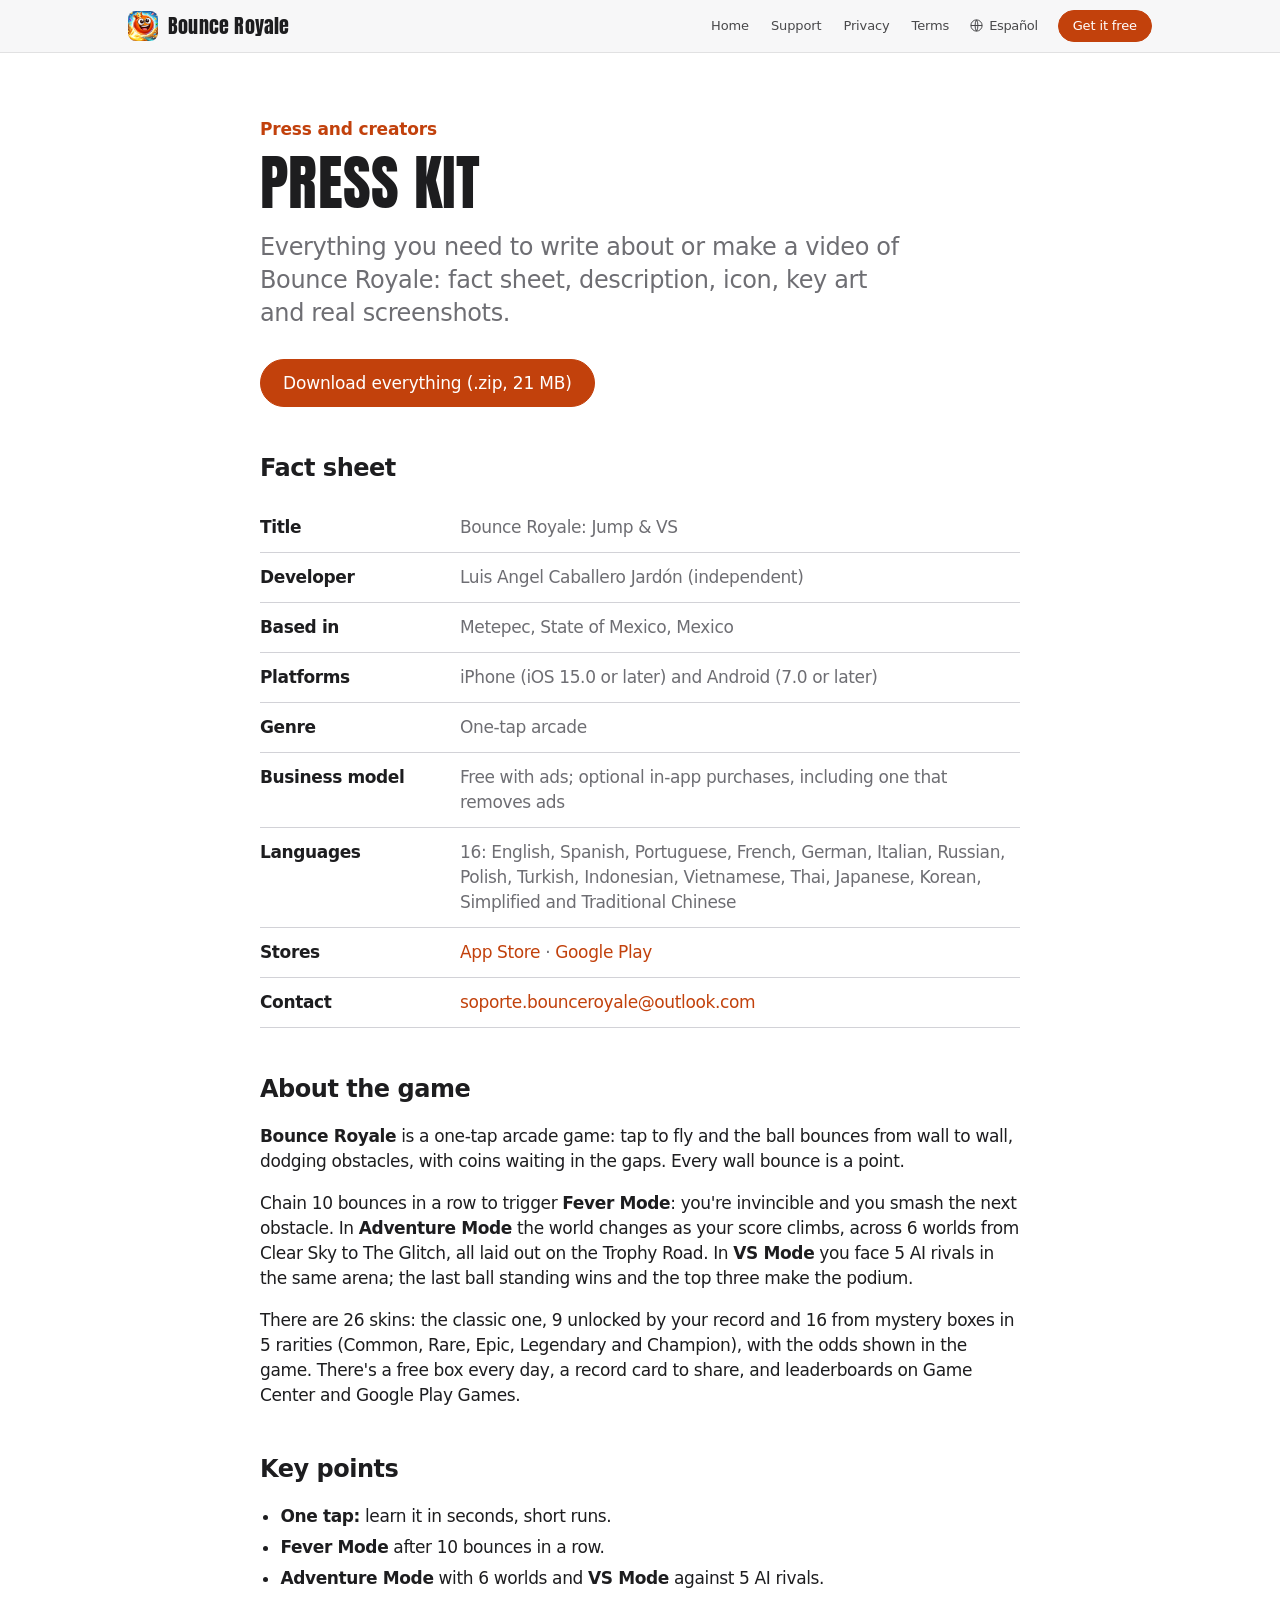
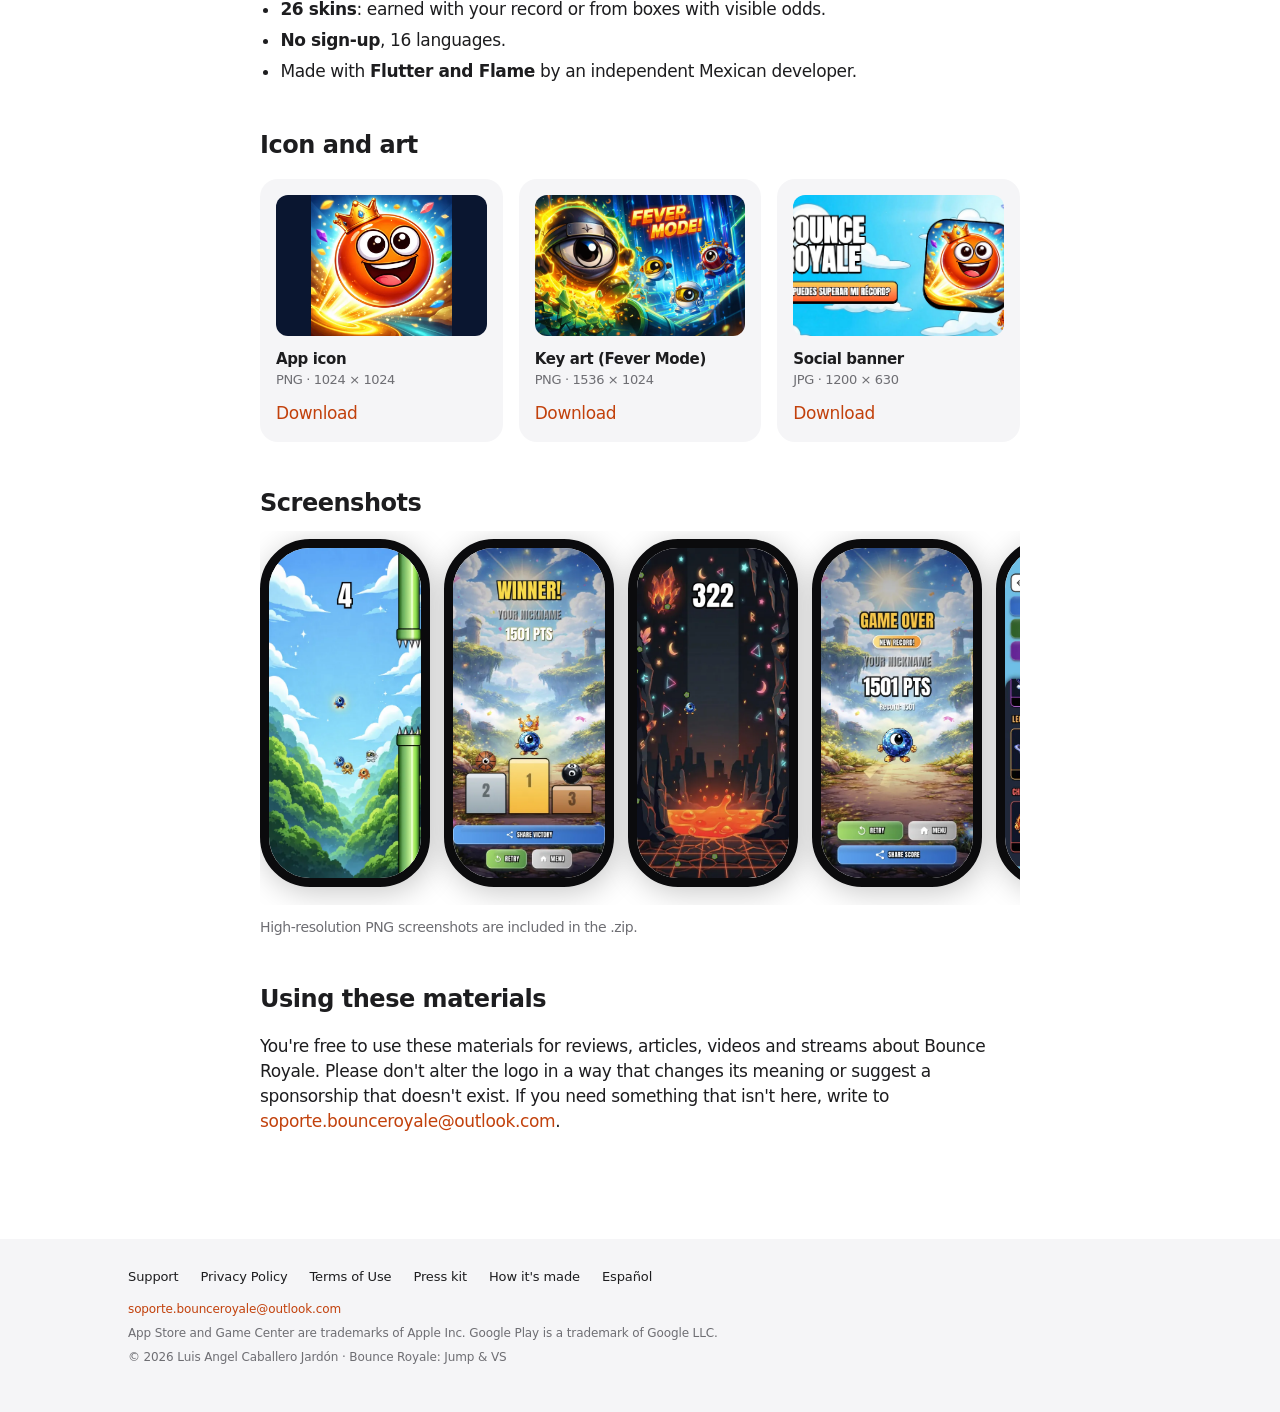
<file: presskit.html>
<!DOCTYPE html>
<html lang="en">
<head>
  <meta charset="utf-8">
  <meta name="viewport" content="width=device-width, initial-scale=1, viewport-fit=cover">
  <meta name="color-scheme" content="light dark">
  <title>Press kit · Bounce Royale</title>
  <meta name="description" content="Fact sheet, description, icon, key art and screenshots of Bounce Royale: Jump &amp; VS.">
  <meta name="theme-color" content="#0a1630">
  <link rel="canonical" href="https://llcaballeroll.github.io/bounce_royale_web/presskit.html">
  <meta property="og:type" content="website">
  <meta property="og:site_name" content="Bounce Royale">
  <meta property="og:title" content="Press kit · Bounce Royale">
  <meta property="og:description" content="Fact sheet, description, icon, key art and screenshots of Bounce Royale: Jump &amp; VS.">
  <meta property="og:url" content="https://llcaballeroll.github.io/bounce_royale_web/presskit.html">
  <meta property="og:image" content="https://llcaballeroll.github.io/bounce_royale_web/assets/img/og-image.jpg">
  <meta property="og:image:width" content="1200">
  <meta property="og:image:height" content="630">
  <meta name="twitter:card" content="summary_large_image">
  <link rel="icon" type="image/png" sizes="32x32" href="assets/img/favicon-32.png">
  <link rel="icon" type="image/png" sizes="192x192" href="assets/img/icon-192.png">
  <link rel="apple-touch-icon" href="assets/img/apple-touch-icon.png">
  <link rel="preconnect" href="https://fonts.googleapis.com">
  <link rel="preconnect" href="https://fonts.gstatic.com" crossorigin>
  <link rel="stylesheet" href="https://fonts.googleapis.com/css2?family=Anton&amp;display=swap">
  <link rel="stylesheet" href="css/styles.css">
</head>
<body>
  <a class="skip-link" href="#main">Skip to content</a>
  <header class="nav">
    <nav class="wrap nav-inner" aria-label="Main">
      <a class="brand" href="./"><img src="assets/img/icon-192.png" alt="" width="30" height="30">Bounce Royale</a>
      <div class="nav-links">
        <a href="./">Home</a>
        <a href="support.html">Support</a>
        <a href="privacy.html">Privacy</a>
        <a href="terms.html">Terms</a>
      </div>
      <a class="lang" href="es/" hreflang="es" lang="es"><svg viewBox="0 0 24 24" aria-hidden="true"><circle cx="12" cy="12" r="9"/><path d="M3 12h18M12 3c3 3 3 15 0 18M12 3c-3 3-3 15 0 18"/></svg><span>Español</span></a>
      <a class="btn" href="./#get" data-smart-download>Get it free</a>
    </nav>
  </header>

  <main id="main" class="doc">
    <div class="wrap">
      <p class="eyebrow">Press and creators</p>
      <h1>Press kit</h1>
      <p class="lead">Everything you need to write about or make a video of Bounce Royale: fact sheet, description, icon, key art and real screenshots.</p>
      <div class="btn-row" style="justify-content:flex-start"><a class="btn" href="assets/presskit/bounce-royale-presskit.zip" download>Download everything (.zip, 21 MB)</a></div>

      <h2>Fact sheet</h2>
      <dl class="spec">
        <dt>Title</dt><dd>Bounce Royale: Jump &amp; VS</dd>
        <dt>Developer</dt><dd>Luis Angel Caballero Jardón (independent)</dd>
        <dt>Based in</dt><dd>Metepec, State of Mexico, Mexico</dd>
        <dt>Platforms</dt><dd>iPhone (iOS 15.0 or later) and Android (7.0 or later)</dd>
        <dt>Genre</dt><dd>One-tap arcade</dd>
        <dt>Business model</dt><dd>Free with ads; optional in-app purchases, including one that removes ads</dd>
        <dt>Languages</dt><dd>16: English, Spanish, Portuguese, French, German, Italian, Russian, Polish, Turkish, Indonesian, Vietnamese, Thai, Japanese, Korean, Simplified and Traditional Chinese</dd>
        <dt>Stores</dt><dd><a href="https://apps.apple.com/app/id6761583939" target="_blank" rel="noopener">App Store</a> · <a href="https://play.google.com/store/apps/details?id=com.luiscaballero.bounceroyale" target="_blank" rel="noopener">Google Play</a></dd>
        <dt>Contact</dt><dd><a href="mailto:soporte.bounceroyale@outlook.com?subject=Press%20-%20Bounce%20Royale">soporte.bounceroyale@outlook.com</a></dd>
      </dl>

      <h2>About the game</h2>
      <p><strong>Bounce Royale</strong> is a one-tap arcade game: tap to fly and the ball bounces from wall to wall, dodging obstacles, with coins waiting in the gaps. Every wall bounce is a point.</p>
      <p>Chain 10 bounces in a row to trigger <strong>Fever Mode</strong>: you're invincible and you smash the next obstacle. In <strong>Adventure Mode</strong> the world changes as your score climbs, across 6 worlds from Clear Sky to The Glitch, all laid out on the Trophy Road. In <strong>VS Mode</strong> you face 5 AI rivals in the same arena; the last ball standing wins and the top three make the podium.</p>
      <p>There are 26 skins: the classic one, 9 unlocked by your record and 16 from mystery boxes in 5 rarities (Common, Rare, Epic, Legendary and Champion), with the odds shown in the game. There's a free box every day, a record card to share, and leaderboards on Game Center and Google Play Games.</p>

      <h2>Key points</h2>
      <ul>
        <li><strong>One tap:</strong> learn it in seconds, short runs.</li>
        <li><strong>Fever Mode</strong> after 10 bounces in a row.</li>
        <li><strong>Adventure Mode</strong> with 6 worlds and <strong>VS Mode</strong> against 5 AI rivals.</li>
        <li><strong>26 skins</strong>: earned with your record or from boxes with visible odds.</li>
        <li><strong>No sign-up</strong>, 16 languages.</li>
        <li>Made with <strong>Flutter and Flame</strong> by an independent Mexican developer.</li>
      </ul>

      <h2>Icon and art</h2>
      <div class="assets">
        <div class="asset"><img src="assets/img/game/items/icon-art.webp" alt="App icon: orange ball with a crown" width="520" height="520" loading="lazy" style="object-fit:contain;background:#0a1630"><span>App icon<small>PNG · 1024 × 1024</small></span><a href="assets/presskit/bounce-royale-icon-1024.png" download>Download</a></div>
        <div class="asset"><img src="assets/img/key-art.webp" alt="Fever Mode key art" width="1200" height="800" loading="lazy"><span>Key art (Fever Mode)<small>PNG · 1536 × 1024</small></span><a href="assets/presskit/bounce-royale-key-art.png" download>Download</a></div>
        <div class="asset"><img src="assets/img/og-image.jpg" alt="Social banner with the logo" width="1200" height="630" loading="lazy"><span>Social banner<small>JPG · 1200 × 630</small></span><a href="assets/img/og-image.jpg" download>Download</a></div>
      </div>

      <h2>Screenshots</h2>
      <div class="press-shots" tabindex="0" role="group" aria-label="Screenshots, scroll sideways">
        <img class="screen" src="assets/img/shots/en-vs-420.webp" alt="A match" width="420" height="913" loading="lazy">
        <img class="screen" src="assets/img/shots/en-podium-420.webp" alt="VS Mode podium" width="420" height="913" loading="lazy">
        <img class="screen" src="assets/img/shots/en-fever-420.webp" alt="Fever Mode" width="420" height="913" loading="lazy">
        <img class="screen" src="assets/img/shots/en-record-420.webp" alt="New record" width="420" height="913" loading="lazy">
        <img class="screen" src="assets/img/shots/en-skins-420.webp" alt="Skin collection" width="420" height="913" loading="lazy">
        <img class="screen" src="assets/img/shots/en-boxes-420.webp" alt="Mystery boxes" width="420" height="913" loading="lazy">
        <img class="screen" src="assets/img/shots/en-trophy-420.webp" alt="Trophy Road" width="420" height="913" loading="lazy">
        <img class="screen" src="assets/img/shots/en-share-420.webp" alt="Record card" width="420" height="913" loading="lazy">
      </div>
      <p class="updated">High-resolution PNG screenshots are included in the .zip.</p>

      <h2>Using these materials</h2>
      <p>You're free to use these materials for reviews, articles, videos and streams about Bounce Royale. Please don't alter the logo in a way that changes its meaning or suggest a sponsorship that doesn't exist. If you need something that isn't here, write to <a href="mailto:soporte.bounceroyale@outlook.com?subject=Press%20-%20Bounce%20Royale">soporte.bounceroyale@outlook.com</a>.</p>
    </div>
  </main>

  <footer class="footer">
    <div class="wrap">
      <div class="footer-links">
        <a href="support.html">Support</a>
        <a href="privacy.html">Privacy Policy</a>
        <a href="terms.html">Terms of Use</a>
        <a href="presskit.html">Press kit</a>
        <a href="technical.html">How it's made</a>
        <a href="es/" hreflang="es" lang="es">Español</a>
      </div>
      <p><a href="mailto:soporte.bounceroyale@outlook.com">soporte.bounceroyale@outlook.com</a></p>
      <p>App Store and Game Center are trademarks of Apple Inc. Google Play is a trademark of Google LLC.</p>
      <p>© 2026 Luis Angel Caballero Jardón · Bounce Royale: Jump &amp; VS</p>
    </div>
  </footer>
  <script src="js/site.js" defer></script>
</body>
</html>
</file>
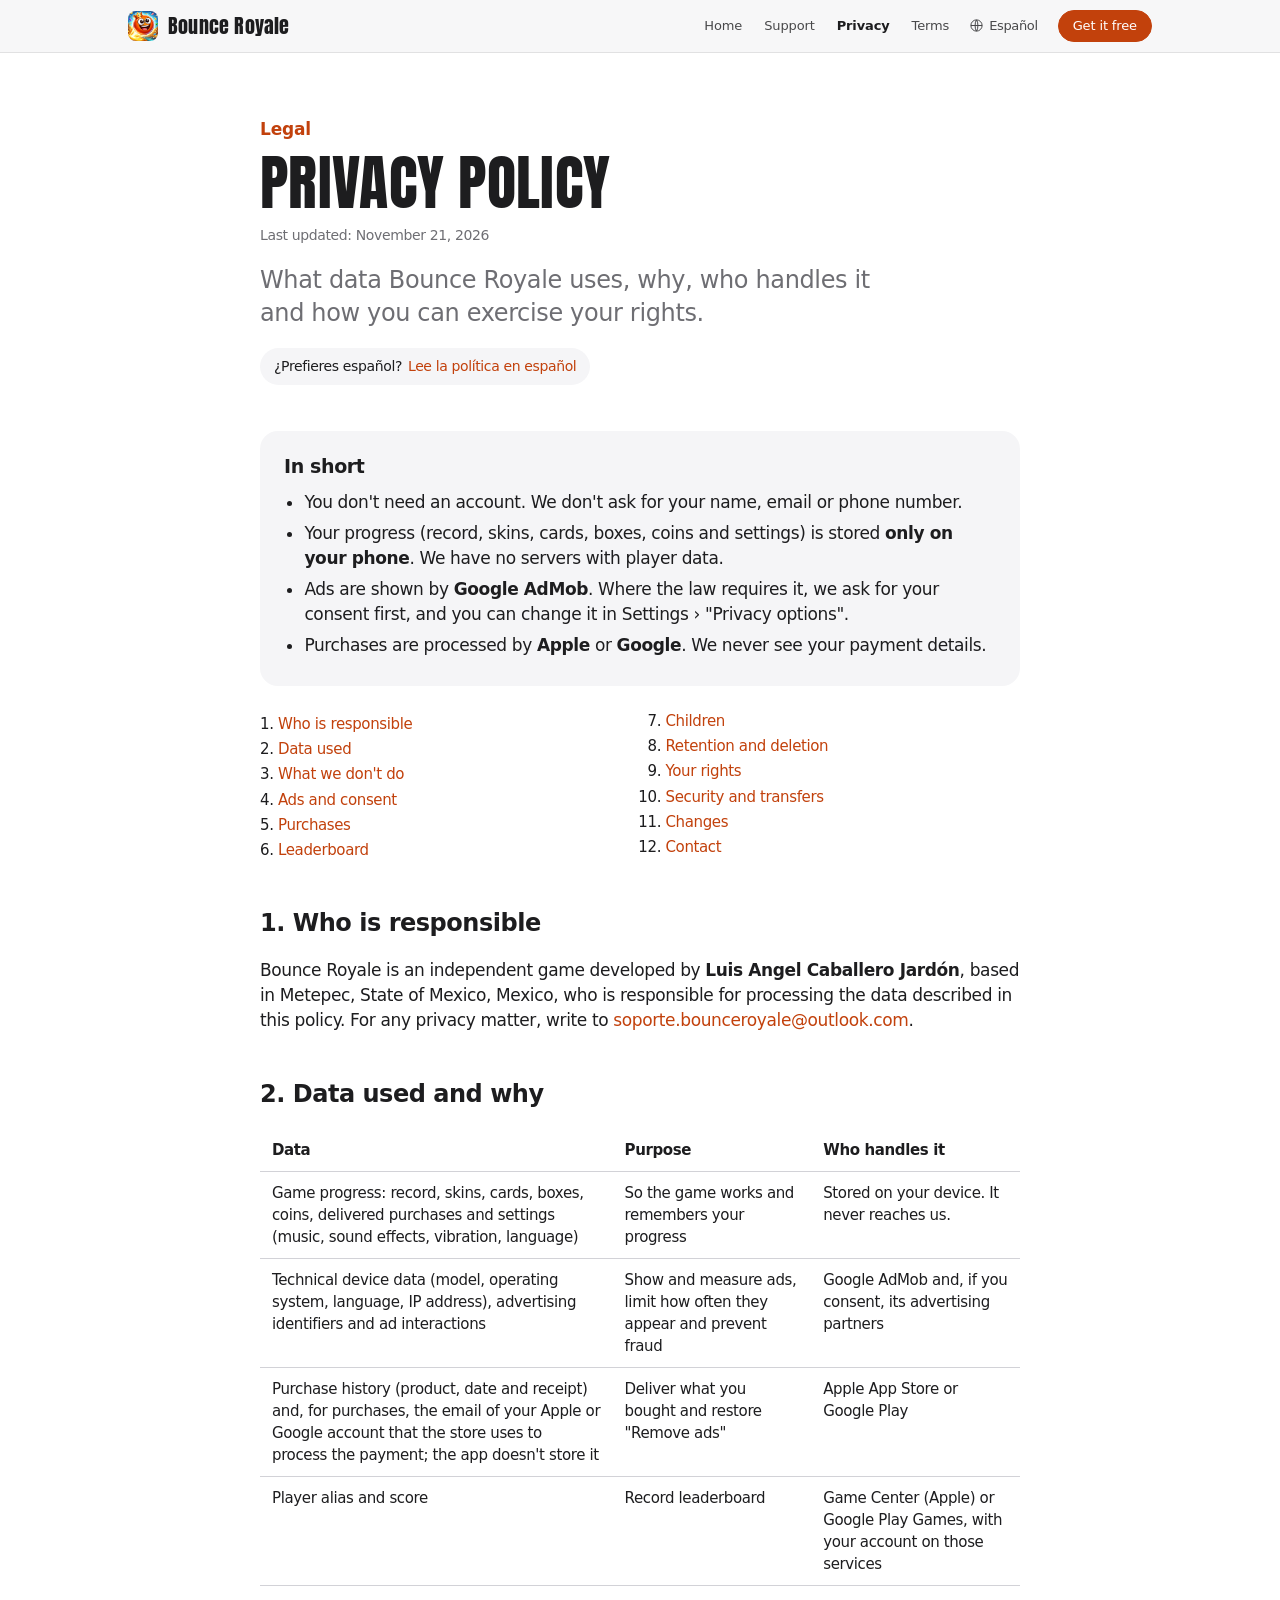
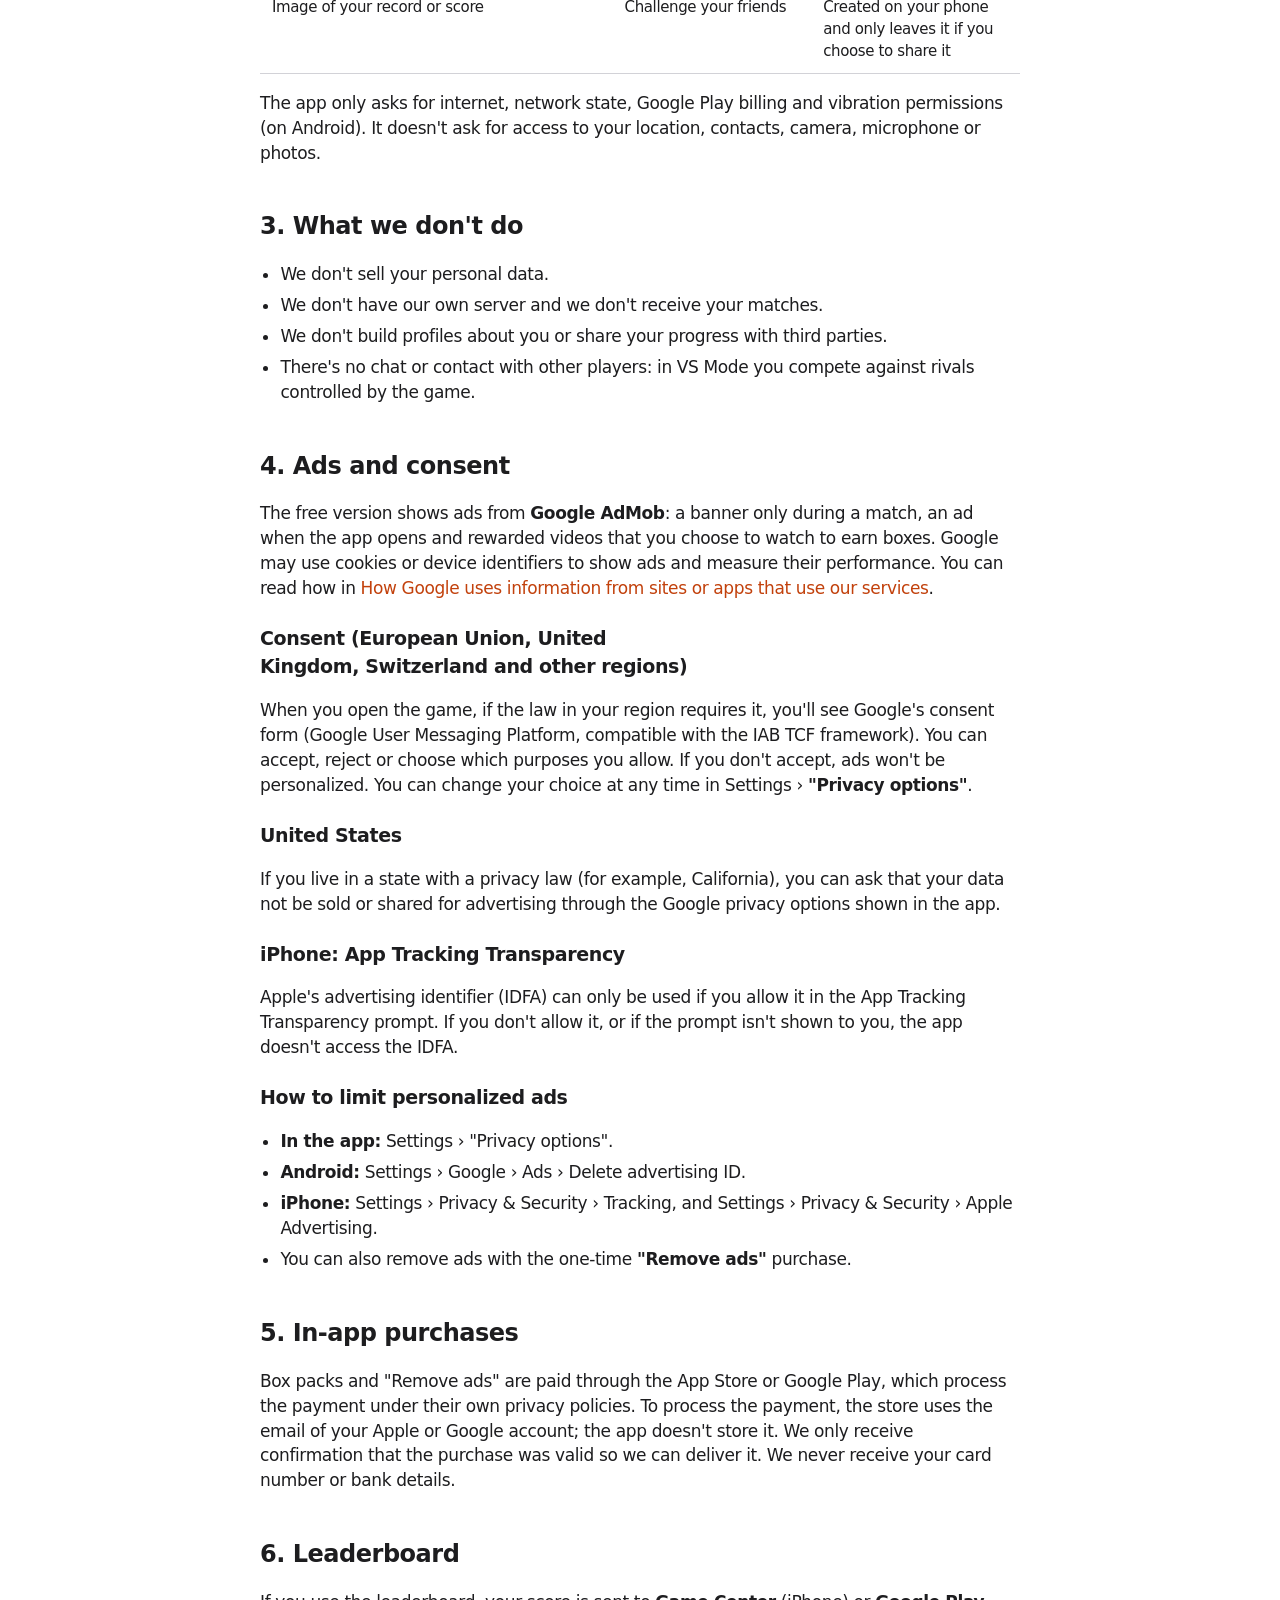
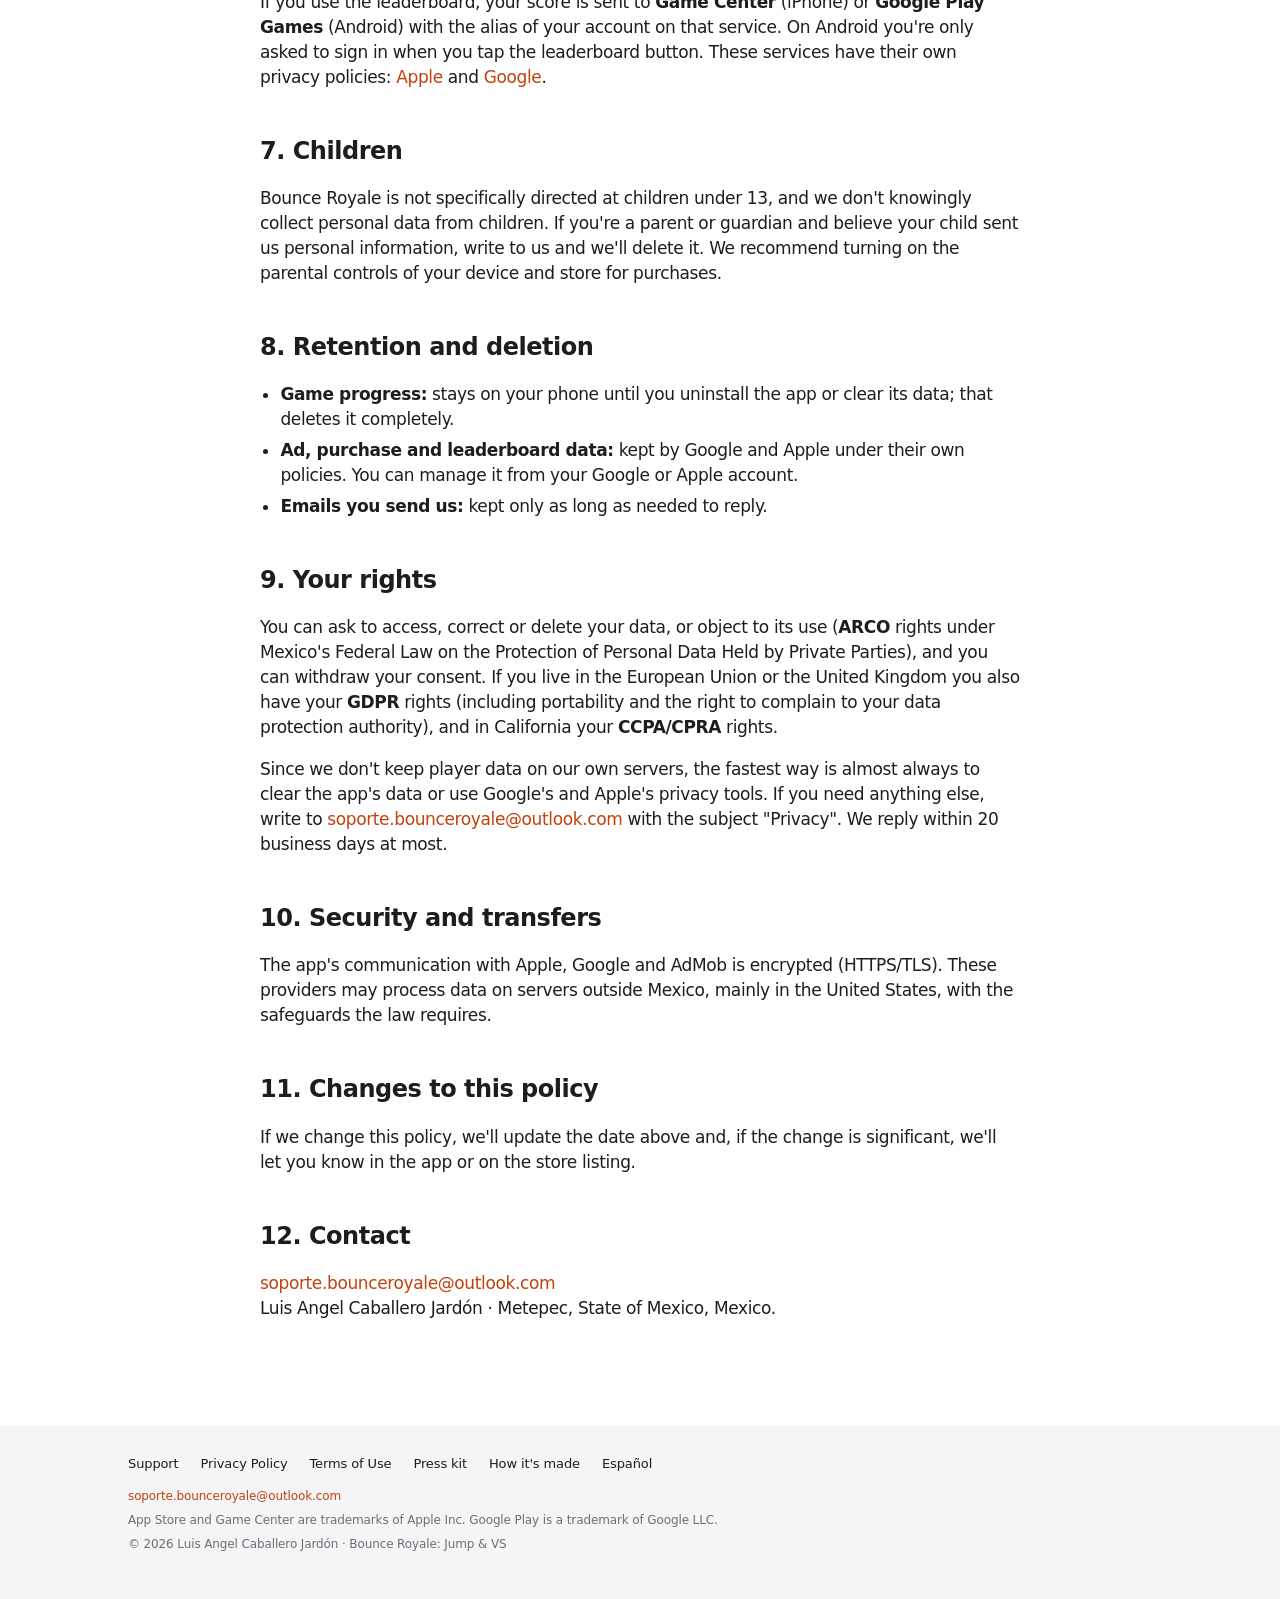
<file: privacy.html>
<!DOCTYPE html>
<html lang="en">
<head>
  <meta charset="utf-8">
  <meta name="viewport" content="width=device-width, initial-scale=1, viewport-fit=cover">
  <meta name="color-scheme" content="light dark">
  <title>Privacy Policy · Bounce Royale</title>
  <meta name="description" content="What data Bounce Royale uses, why, who handles it and how to exercise your rights.">
  <meta name="theme-color" content="#0a1630">
  <link rel="canonical" href="https://llcaballeroll.github.io/bounce_royale_web/privacy.html">
  <link rel="alternate" hreflang="en" href="https://llcaballeroll.github.io/bounce_royale_web/privacy.html">
  <link rel="alternate" hreflang="es" href="https://llcaballeroll.github.io/bounce_royale_web/es/privacy.html">
  <link rel="alternate" hreflang="x-default" href="https://llcaballeroll.github.io/bounce_royale_web/privacy.html">
  <meta property="og:type" content="website">
  <meta property="og:site_name" content="Bounce Royale">
  <meta property="og:title" content="Privacy Policy · Bounce Royale">
  <meta property="og:description" content="What data Bounce Royale uses, why, who handles it and how to exercise your rights.">
  <meta property="og:url" content="https://llcaballeroll.github.io/bounce_royale_web/privacy.html">
  <meta property="og:image" content="https://llcaballeroll.github.io/bounce_royale_web/assets/img/og-image.jpg">
  <meta property="og:image:width" content="1200">
  <meta property="og:image:height" content="630">
  <meta name="twitter:card" content="summary_large_image">
  <link rel="icon" type="image/png" sizes="32x32" href="assets/img/favicon-32.png">
  <link rel="icon" type="image/png" sizes="192x192" href="assets/img/icon-192.png">
  <link rel="apple-touch-icon" href="assets/img/apple-touch-icon.png">
  <link rel="preconnect" href="https://fonts.googleapis.com">
  <link rel="preconnect" href="https://fonts.gstatic.com" crossorigin>
  <link rel="stylesheet" href="https://fonts.googleapis.com/css2?family=Anton&amp;display=swap">
  <link rel="stylesheet" href="css/styles.css">
</head>
<body>
  <a class="skip-link" href="#main">Skip to content</a>
  <header class="nav">
    <nav class="wrap nav-inner" aria-label="Main">
      <a class="brand" href="./"><img src="assets/img/icon-192.png" alt="" width="30" height="30">Bounce Royale</a>
      <div class="nav-links">
        <a href="./">Home</a>
        <a href="support.html">Support</a>
        <a href="privacy.html" aria-current="page">Privacy</a>
        <a href="terms.html">Terms</a>
      </div>
      <a class="lang" href="es/privacy.html" hreflang="es" lang="es"><svg viewBox="0 0 24 24" aria-hidden="true"><circle cx="12" cy="12" r="9"/><path d="M3 12h18M12 3c3 3 3 15 0 18M12 3c-3 3-3 15 0 18"/></svg><span>Español</span></a>
      <a class="btn" href="./#get" data-smart-download>Get it free</a>
    </nav>
  </header>

  <main id="main" class="doc">
    <div class="wrap">
      <p class="eyebrow">Legal</p>
      <h1>Privacy Policy</h1>
      <p class="updated">Last updated: November 21, 2026</p>
      <p class="lead">What data Bounce Royale uses, why, who handles it and how you can exercise your rights.</p>
      <p class="notice" lang="es">¿Prefieres español? <a href="es/privacy.html" hreflang="es">Lee la política en español</a></p>

      <div class="summary">
        <h2>In short</h2>
        <ul>
          <li>You don't need an account. We don't ask for your name, email or phone number.</li>
          <li>Your progress (record, skins, cards, boxes, coins and settings) is stored <strong>only on your phone</strong>. We have no servers with player data.</li>
          <li>Ads are shown by <strong>Google AdMob</strong>. Where the law requires it, we ask for your consent first, and you can change it in Settings › "Privacy options".</li>
          <li>Purchases are processed by <strong>Apple</strong> or <strong>Google</strong>. We never see your payment details.</li>
        </ul>
      </div>

      <nav class="toc" aria-label="Policy contents">
        <ol>
          <li><a href="#controller">Who is responsible</a></li>
          <li><a href="#data">Data used</a></li>
          <li><a href="#we-dont">What we don't do</a></li>
          <li><a href="#ads">Ads and consent</a></li>
          <li><a href="#purchases">Purchases</a></li>
          <li><a href="#leaderboard">Leaderboard</a></li>
          <li><a href="#children">Children</a></li>
          <li><a href="#retention">Retention and deletion</a></li>
          <li><a href="#rights">Your rights</a></li>
          <li><a href="#security">Security and transfers</a></li>
          <li><a href="#changes">Changes</a></li>
          <li><a href="#contact">Contact</a></li>
        </ol>
      </nav>

      <h2 id="controller">1. Who is responsible</h2>
      <p>Bounce Royale is an independent game developed by <strong>Luis Angel Caballero Jardón</strong>, based in Metepec, State of Mexico, Mexico, who is responsible for processing the data described in this policy. For any privacy matter, write to <a href="mailto:soporte.bounceroyale@outlook.com?subject=Privacy%20-%20Bounce%20Royale">soporte.bounceroyale@outlook.com</a>.</p>

      <h2 id="data">2. Data used and why</h2>
      <div class="table-scroll">
        <table>
          <thead><tr><th>Data</th><th>Purpose</th><th>Who handles it</th></tr></thead>
          <tbody>
            <tr><td>Game progress: record, skins, cards, boxes, coins, delivered purchases and settings (music, sound effects, vibration, language)</td><td>So the game works and remembers your progress</td><td>Stored on your device. It never reaches us.</td></tr>
            <tr><td>Technical device data (model, operating system, language, IP address), advertising identifiers and ad interactions</td><td>Show and measure ads, limit how often they appear and prevent fraud</td><td>Google AdMob and, if you consent, its advertising partners</td></tr>
            <tr><td>Purchase history (product, date and receipt) and, for purchases, the email of your Apple or Google account that the store uses to process the payment; the app doesn't store it</td><td>Deliver what you bought and restore "Remove ads"</td><td>Apple App Store or Google Play</td></tr>
            <tr><td>Player alias and score</td><td>Record leaderboard</td><td>Game Center (Apple) or Google Play Games, with your account on those services</td></tr>
            <tr><td>Image of your record or score</td><td>Challenge your friends</td><td>Created on your phone and only leaves it if you choose to share it</td></tr>
          </tbody>
        </table>
      </div>
      <p>The app only asks for internet, network state, Google Play billing and vibration permissions (on Android). It doesn't ask for access to your location, contacts, camera, microphone or photos.</p>

      <h2 id="we-dont">3. What we don't do</h2>
      <ul>
        <li>We don't sell your personal data.</li>
        <li>We don't have our own server and we don't receive your matches.</li>
        <li>We don't build profiles about you or share your progress with third parties.</li>
        <li>There's no chat or contact with other players: in VS Mode you compete against rivals controlled by the game.</li>
      </ul>

      <h2 id="ads">4. Ads and consent</h2>
      <p>The free version shows ads from <strong>Google AdMob</strong>: a banner only during a match, an ad when the app opens and rewarded videos that you choose to watch to earn boxes. Google may use cookies or device identifiers to show ads and measure their performance. You can read how in <a href="https://policies.google.com/technologies/partner-sites" target="_blank" rel="noopener">How Google uses information from sites or apps that use our services</a>.</p>
      <h3>Consent (European Union, United Kingdom, Switzerland and other regions)</h3>
      <p>When you open the game, if the law in your region requires it, you'll see Google's consent form (Google User Messaging Platform, compatible with the IAB TCF framework). You can accept, reject or choose which purposes you allow. If you don't accept, ads won't be personalized. You can change your choice at any time in Settings › <strong>"Privacy options"</strong>.</p>
      <h3>United States</h3>
      <p>If you live in a state with a privacy law (for example, California), you can ask that your data not be sold or shared for advertising through the Google privacy options shown in the app.</p>
      <h3>iPhone: App Tracking Transparency</h3>
      <p>Apple's advertising identifier (IDFA) can only be used if you allow it in the App Tracking Transparency prompt. If you don't allow it, or if the prompt isn't shown to you, the app doesn't access the IDFA.</p>
      <h3>How to limit personalized ads</h3>
      <ul>
        <li><strong>In the app:</strong> Settings › "Privacy options".</li>
        <li><strong>Android:</strong> Settings › Google › Ads › Delete advertising ID.</li>
        <li><strong>iPhone:</strong> Settings › Privacy &amp; Security › Tracking, and Settings › Privacy &amp; Security › Apple Advertising.</li>
        <li>You can also remove ads with the one-time <strong>"Remove ads"</strong> purchase.</li>
      </ul>

      <h2 id="purchases">5. In-app purchases</h2>
      <p>Box packs and "Remove ads" are paid through the App Store or Google Play, which process the payment under their own privacy policies. To process the payment, the store uses the email of your Apple or Google account; the app doesn't store it. We only receive confirmation that the purchase was valid so we can deliver it. We never receive your card number or bank details.</p>

      <h2 id="leaderboard">6. Leaderboard</h2>
      <p>If you use the leaderboard, your score is sent to <strong>Game Center</strong> (iPhone) or <strong>Google Play Games</strong> (Android) with the alias of your account on that service. On Android you're only asked to sign in when you tap the leaderboard button. These services have their own privacy policies: <a href="https://www.apple.com/legal/privacy/" target="_blank" rel="noopener">Apple</a> and <a href="https://policies.google.com/privacy" target="_blank" rel="noopener">Google</a>.</p>

      <h2 id="children">7. Children</h2>
      <p>Bounce Royale is not specifically directed at children under 13, and we don't knowingly collect personal data from children. If you're a parent or guardian and believe your child sent us personal information, write to us and we'll delete it. We recommend turning on the parental controls of your device and store for purchases.</p>

      <h2 id="retention">8. Retention and deletion</h2>
      <ul>
        <li><strong>Game progress:</strong> stays on your phone until you uninstall the app or clear its data; that deletes it completely.</li>
        <li><strong>Ad, purchase and leaderboard data:</strong> kept by Google and Apple under their own policies. You can manage it from your Google or Apple account.</li>
        <li><strong>Emails you send us:</strong> kept only as long as needed to reply.</li>
      </ul>

      <h2 id="rights">9. Your rights</h2>
      <p>You can ask to access, correct or delete your data, or object to its use (<strong>ARCO</strong> rights under Mexico's Federal Law on the Protection of Personal Data Held by Private Parties), and you can withdraw your consent. If you live in the European Union or the United Kingdom you also have your <strong>GDPR</strong> rights (including portability and the right to complain to your data protection authority), and in California your <strong>CCPA/CPRA</strong> rights.</p>
      <p>Since we don't keep player data on our own servers, the fastest way is almost always to clear the app's data or use Google's and Apple's privacy tools. If you need anything else, write to <a href="mailto:soporte.bounceroyale@outlook.com?subject=Privacy%20-%20Bounce%20Royale">soporte.bounceroyale@outlook.com</a> with the subject "Privacy". We reply within 20 business days at most.</p>

      <h2 id="security">10. Security and transfers</h2>
      <p>The app's communication with Apple, Google and AdMob is encrypted (HTTPS/TLS). These providers may process data on servers outside Mexico, mainly in the United States, with the safeguards the law requires.</p>

      <h2 id="changes">11. Changes to this policy</h2>
      <p>If we change this policy, we'll update the date above and, if the change is significant, we'll let you know in the app or on the store listing.</p>

      <h2 id="contact">12. Contact</h2>
      <p><a href="mailto:soporte.bounceroyale@outlook.com?subject=Privacy%20-%20Bounce%20Royale">soporte.bounceroyale@outlook.com</a><br>Luis Angel Caballero Jardón · Metepec, State of Mexico, Mexico.</p>
    </div>
  </main>

  <footer class="footer">
    <div class="wrap">
      <div class="footer-links">
        <a href="support.html">Support</a>
        <a href="privacy.html">Privacy Policy</a>
        <a href="terms.html">Terms of Use</a>
        <a href="presskit.html">Press kit</a>
        <a href="technical.html">How it's made</a>
        <a href="es/privacy.html" hreflang="es" lang="es">Español</a>
      </div>
      <p><a href="mailto:soporte.bounceroyale@outlook.com">soporte.bounceroyale@outlook.com</a></p>
      <p>App Store and Game Center are trademarks of Apple Inc. Google Play is a trademark of Google LLC.</p>
      <p>© 2026 Luis Angel Caballero Jardón · Bounce Royale: Jump &amp; VS</p>
    </div>
  </footer>
  <script src="js/site.js" defer></script>
</body>
</html>
</file>
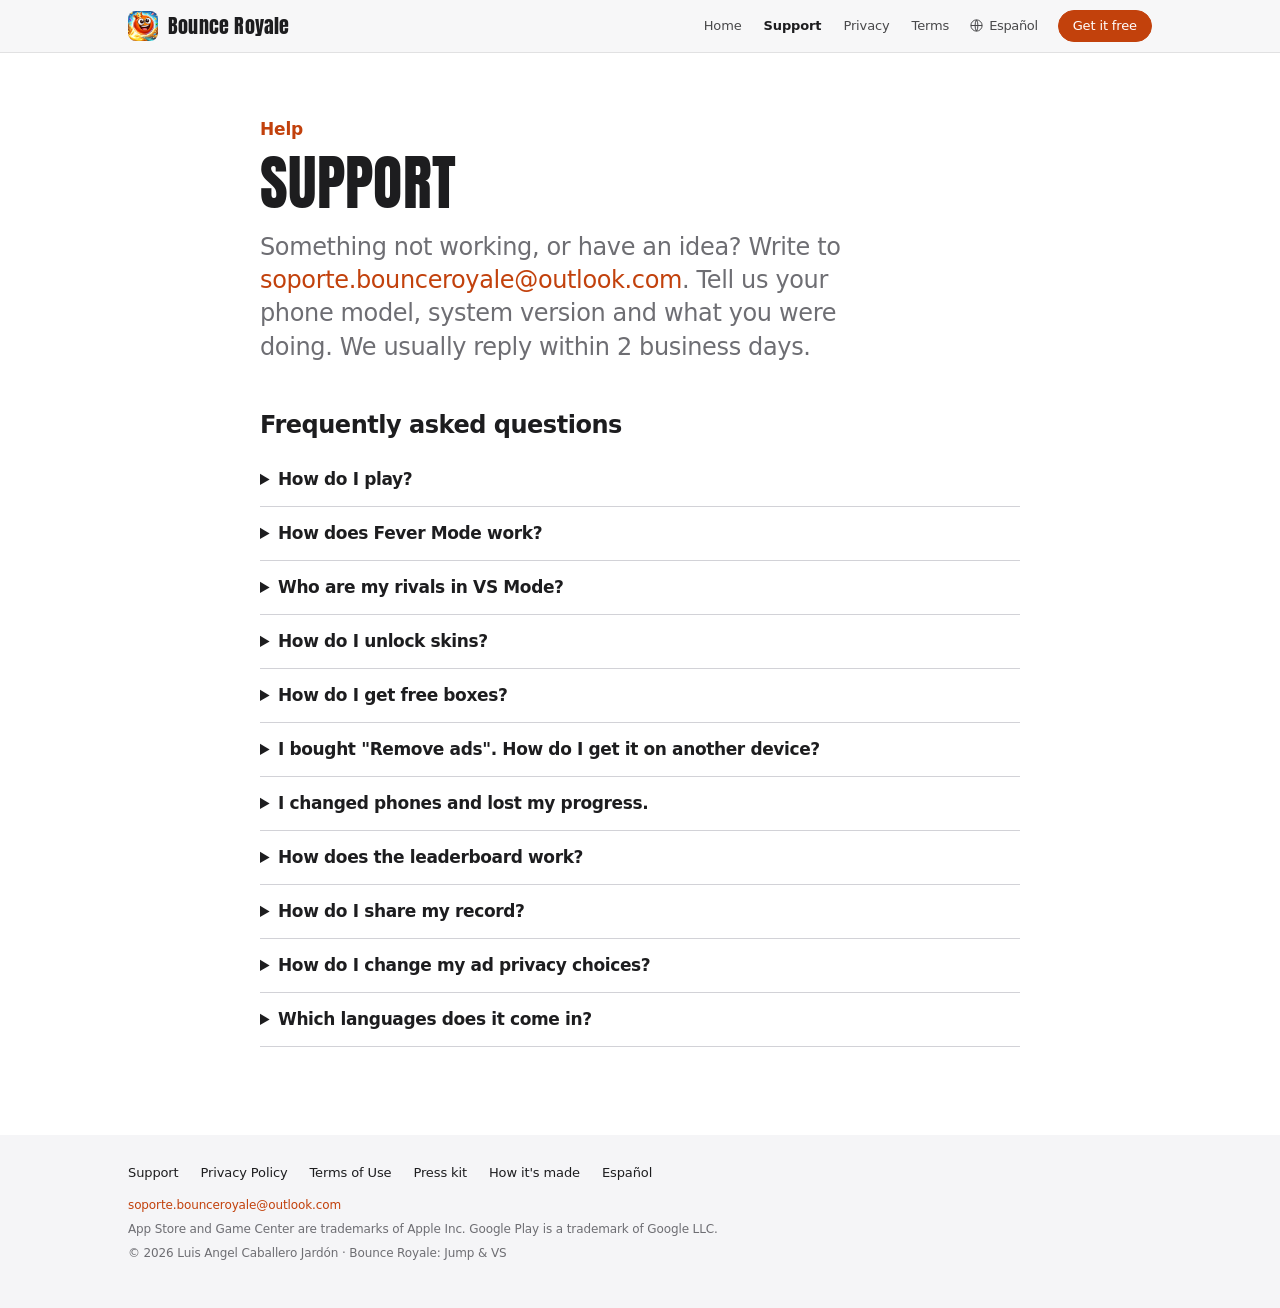
<file: support.html>
<!DOCTYPE html>
<html lang="en">
<head>
  <meta charset="utf-8">
  <meta name="viewport" content="width=device-width, initial-scale=1, viewport-fit=cover">
  <meta name="color-scheme" content="light dark">
  <title>Support · Bounce Royale</title>
  <meta name="description" content="Help and frequently asked questions about Bounce Royale: Jump & VS.">
  <meta name="theme-color" content="#0a1630">
  <link rel="canonical" href="https://llcaballeroll.github.io/bounce_royale_web/support.html">
  <link rel="alternate" hreflang="en" href="https://llcaballeroll.github.io/bounce_royale_web/support.html">
  <link rel="alternate" hreflang="es" href="https://llcaballeroll.github.io/bounce_royale_web/es/support.html">
  <link rel="alternate" hreflang="x-default" href="https://llcaballeroll.github.io/bounce_royale_web/support.html">
  <meta property="og:type" content="website">
  <meta property="og:site_name" content="Bounce Royale">
  <meta property="og:title" content="Support · Bounce Royale">
  <meta property="og:description" content="Help and frequently asked questions about Bounce Royale: Jump & VS.">
  <meta property="og:url" content="https://llcaballeroll.github.io/bounce_royale_web/support.html">
  <meta property="og:image" content="https://llcaballeroll.github.io/bounce_royale_web/assets/img/og-image.jpg">
  <meta property="og:image:width" content="1200">
  <meta property="og:image:height" content="630">
  <meta name="twitter:card" content="summary_large_image">
  <link rel="icon" type="image/png" sizes="32x32" href="assets/img/favicon-32.png">
  <link rel="icon" type="image/png" sizes="192x192" href="assets/img/icon-192.png">
  <link rel="apple-touch-icon" href="assets/img/apple-touch-icon.png">
  <link rel="preconnect" href="https://fonts.googleapis.com">
  <link rel="preconnect" href="https://fonts.gstatic.com" crossorigin>
  <link rel="stylesheet" href="https://fonts.googleapis.com/css2?family=Anton&amp;display=swap">
  <link rel="stylesheet" href="css/styles.css">
</head>
<body>
  <a class="skip-link" href="#main">Skip to content</a>
  <header class="nav">
    <nav class="wrap nav-inner" aria-label="Main">
      <a class="brand" href="./"><img src="assets/img/icon-192.png" alt="" width="30" height="30">Bounce Royale</a>
      <div class="nav-links">
        <a href="./">Home</a>
        <a href="support.html" aria-current="page">Support</a>
        <a href="privacy.html">Privacy</a>
        <a href="terms.html">Terms</a>
      </div>
      <a class="lang" href="es/support.html" hreflang="es" lang="es"><svg viewBox="0 0 24 24" aria-hidden="true"><circle cx="12" cy="12" r="9"/><path d="M3 12h18M12 3c3 3 3 15 0 18M12 3c-3 3-3 15 0 18"/></svg><span>Español</span></a>
      <a class="btn" href="./#get" data-smart-download>Get it free</a>
    </nav>
  </header>

  <main id="main" class="doc">
    <div class="wrap">
      <p class="eyebrow">Help</p>
      <h1>Support</h1>
      <p class="lead">Something not working, or have an idea? Write to <a href="mailto:soporte.bounceroyale@outlook.com?subject=Bounce%20Royale%20support">soporte.bounceroyale@outlook.com</a>. Tell us your phone model, system version and what you were doing. We usually reply within 2 business days.</p>

      <h2>Frequently asked questions</h2>
      <details>
        <summary>How do I play?</summary>
        <p>Tap the screen to fly. The ball bounces from wall to wall and every wall bounce is a point. Slip through the gaps between the obstacles: hitting one ends the run. Coins appear in the gaps, so go for them if you dare.</p>
      </details>
      <details>
        <summary>How does Fever Mode work?</summary>
        <p>Chain 10 bounces in a row and the ball enters Fever Mode: you're invincible and you smash the next obstacle.</p>
      </details>
      <details>
        <summary>Who are my rivals in VS Mode?</summary>
        <p>Five rivals controlled by the game (AI). You all start in the same arena and the last ball standing wins. The top three make the podium.</p>
      </details>
      <details>
        <summary>How do I unlock skins?</summary>
        <p>There are 26. You start with the classic one, your best score unlocks 9 more (one every 50 points, from 50 to 450), and the other 16 come from mystery boxes. Each box gives 5 cards; collect enough cards of a skin and it's yours. The odds are in the shop under "View odds" and in the <a href="terms.html#boxes">Terms of Use</a>.</p>
      </details>
      <details>
        <summary>How do I get free boxes?</summary>
        <p>Claim the free daily box in the shop, and get up to 5 more boxes a day by watching a rewarded video. Sometimes there's no video available; it depends on your region and connection.</p>
      </details>
      <details>
        <summary>I bought "Remove ads". How do I get it on another device?</summary>
        <p>In the shop or in Settings, tap "Restore purchases", signed in with the same Apple ID or Google account you used to buy it.</p>
      </details>
      <details>
        <summary>I changed phones and lost my progress.</summary>
        <p>Your record, coins, boxes, cards and skins are stored only on your phone, so they don't move to a new one and we can't recover them. "Remove ads" can always be restored with "Restore purchases".</p>
      </details>
      <details>
        <summary>How does the leaderboard work?</summary>
        <p>Your best score goes to Game Center on iPhone and Google Play Games on Android. On Android you're only asked to sign in when you tap the leaderboard button.</p>
      </details>
      <details>
        <summary>How do I share my record?</summary>
        <p>Tap your record on the home screen. You'll get a card with your crowned skin and your best score that you can share as an image in any app.</p>
      </details>
      <details>
        <summary>How do I change my ad privacy choices?</summary>
        <p>In Settings › "Privacy options". You can also remove ads with the one-time "Remove ads" purchase. More in the <a href="privacy.html">Privacy Policy</a>.</p>
      </details>
      <details>
        <summary>Which languages does it come in?</summary>
        <p>16. The game uses your phone's language, and if yours isn't one of them, it opens in English.</p>
      </details>
    </div>
  </main>

  <footer class="footer">
    <div class="wrap">
      <div class="footer-links">
        <a href="support.html">Support</a>
        <a href="privacy.html">Privacy Policy</a>
        <a href="terms.html">Terms of Use</a>
        <a href="presskit.html">Press kit</a>
        <a href="technical.html">How it's made</a>
        <a href="es/support.html" hreflang="es" lang="es">Español</a>
      </div>
      <p><a href="mailto:soporte.bounceroyale@outlook.com">soporte.bounceroyale@outlook.com</a></p>
      <p>App Store and Game Center are trademarks of Apple Inc. Google Play is a trademark of Google LLC.</p>
      <p>© 2026 Luis Angel Caballero Jardón · Bounce Royale: Jump &amp; VS</p>
    </div>
  </footer>
  <script src="js/site.js" defer></script>
</body>
</html>
</file>
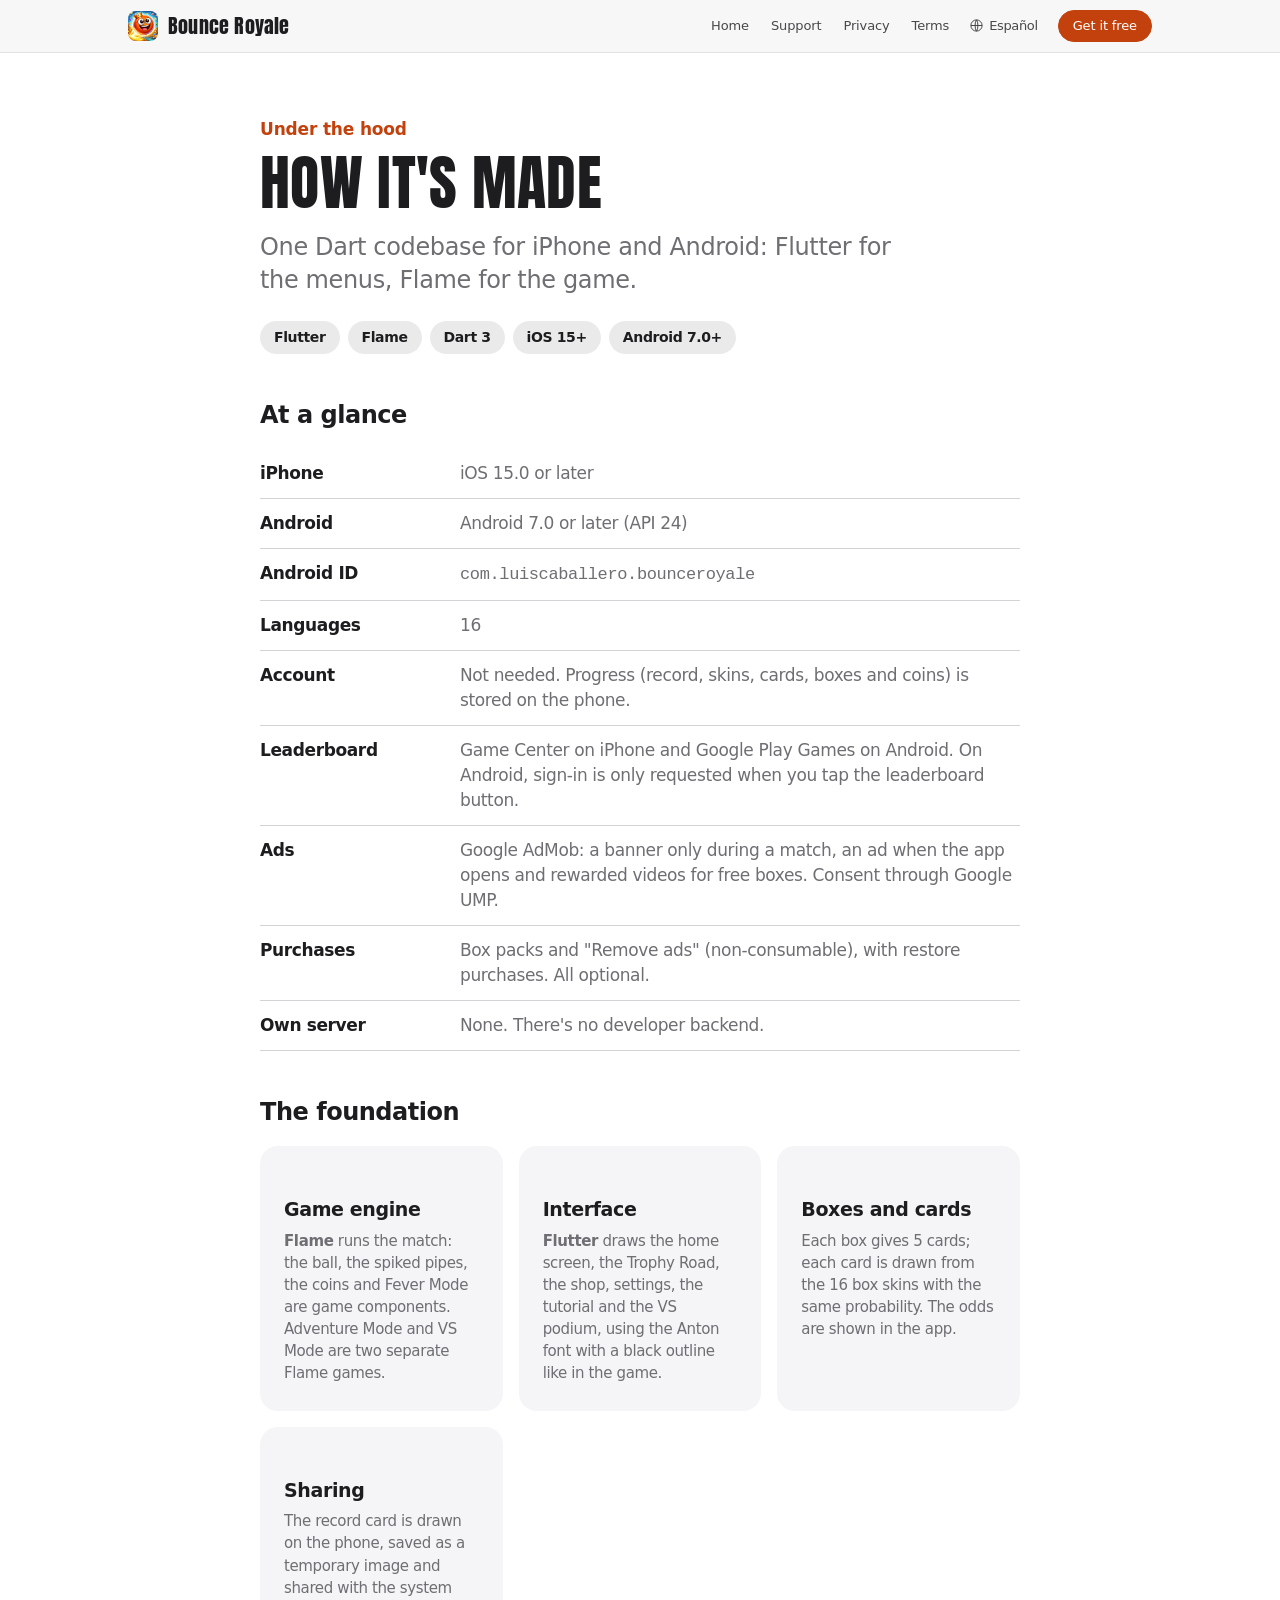
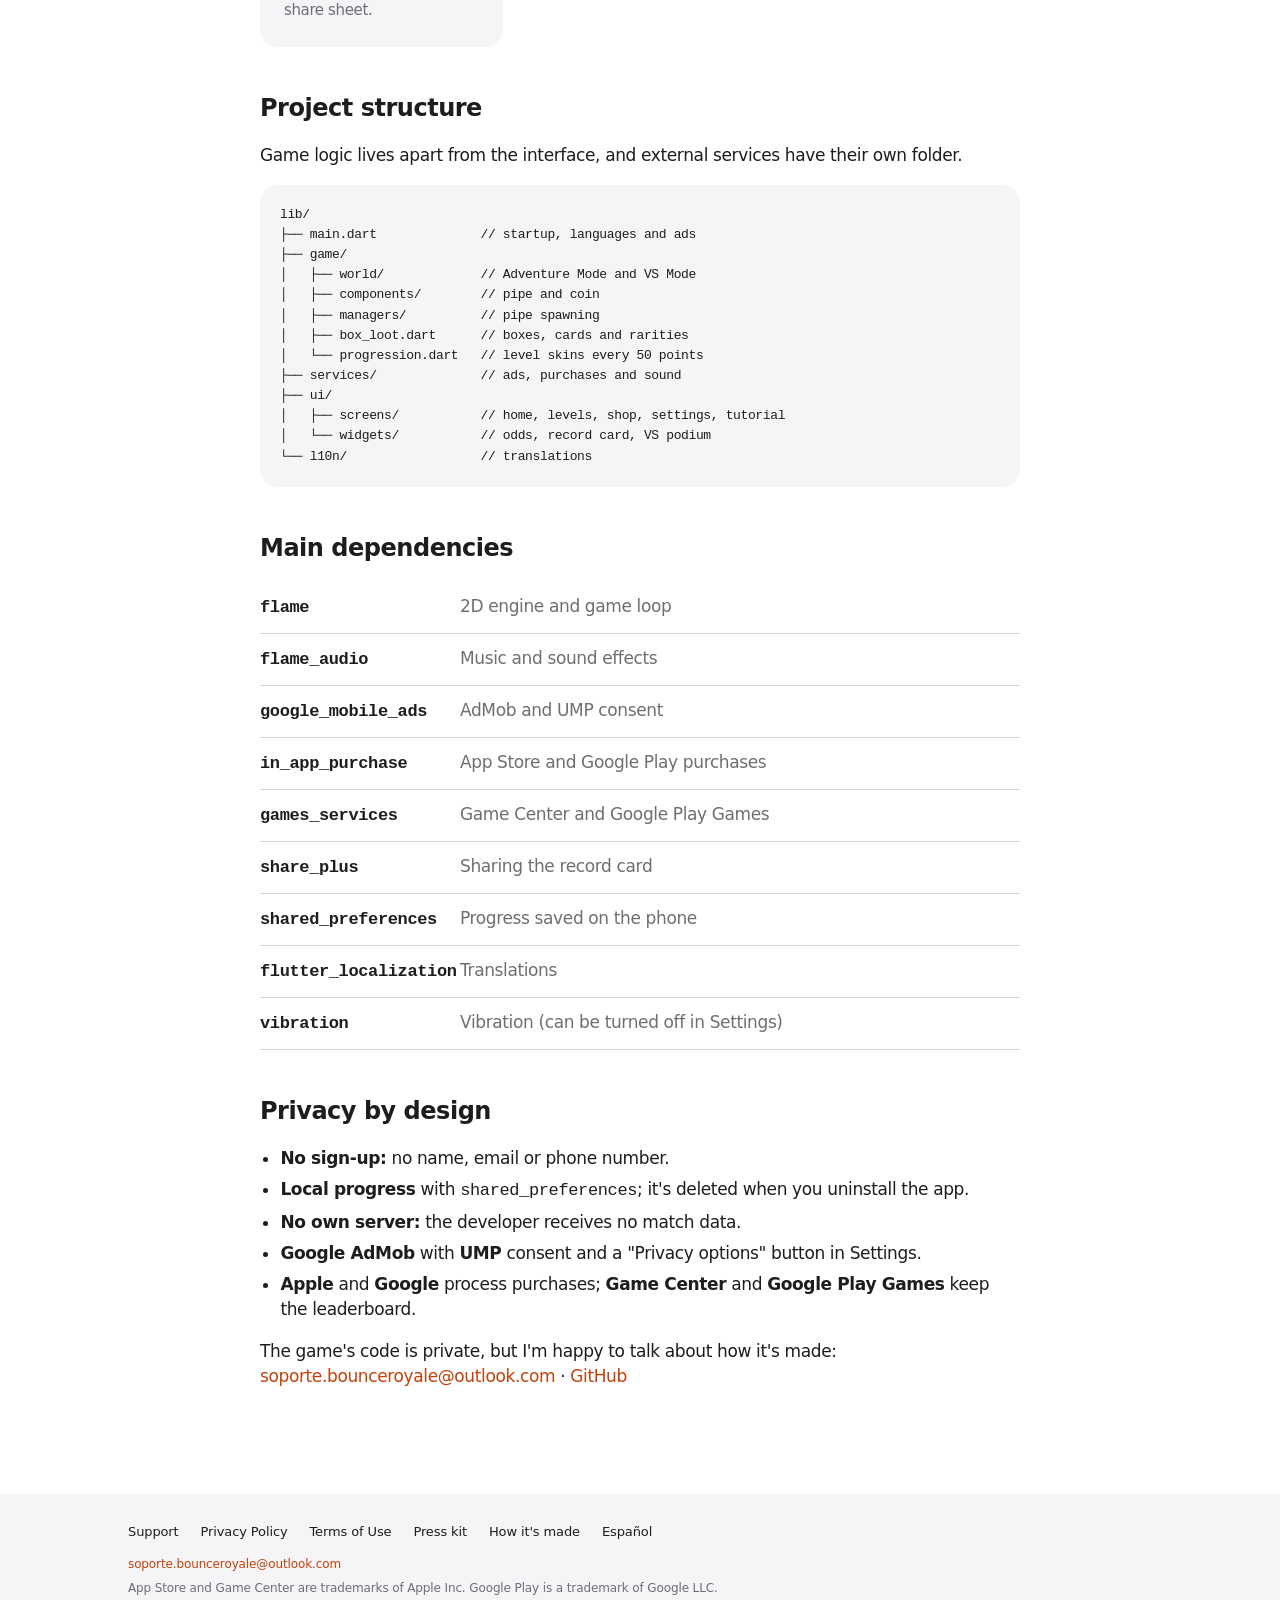
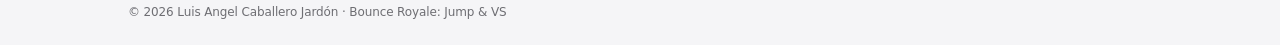
<file: technical.html>
<!DOCTYPE html>
<html lang="en">
<head>
  <meta charset="utf-8">
  <meta name="viewport" content="width=device-width, initial-scale=1, viewport-fit=cover">
  <meta name="color-scheme" content="light dark">
  <title>How it's made · Bounce Royale</title>
  <meta name="description" content="How Bounce Royale is built: Flutter for the menus, Flame for the game, and privacy by design.">
  <meta name="theme-color" content="#0a1630">
  <link rel="canonical" href="https://llcaballeroll.github.io/bounce_royale_web/technical.html">
  <meta property="og:type" content="website">
  <meta property="og:site_name" content="Bounce Royale">
  <meta property="og:title" content="How it's made · Bounce Royale">
  <meta property="og:description" content="How Bounce Royale is built: Flutter for the menus, Flame for the game, and privacy by design.">
  <meta property="og:url" content="https://llcaballeroll.github.io/bounce_royale_web/technical.html">
  <meta property="og:image" content="https://llcaballeroll.github.io/bounce_royale_web/assets/img/og-image.jpg">
  <meta property="og:image:width" content="1200">
  <meta property="og:image:height" content="630">
  <meta name="twitter:card" content="summary_large_image">
  <link rel="icon" type="image/png" sizes="32x32" href="assets/img/favicon-32.png">
  <link rel="icon" type="image/png" sizes="192x192" href="assets/img/icon-192.png">
  <link rel="apple-touch-icon" href="assets/img/apple-touch-icon.png">
  <link rel="preconnect" href="https://fonts.googleapis.com">
  <link rel="preconnect" href="https://fonts.gstatic.com" crossorigin>
  <link rel="stylesheet" href="https://fonts.googleapis.com/css2?family=Anton&amp;display=swap">
  <link rel="stylesheet" href="css/styles.css">
</head>
<body>
  <a class="skip-link" href="#main">Skip to content</a>
  <header class="nav">
    <nav class="wrap nav-inner" aria-label="Main">
      <a class="brand" href="./"><img src="assets/img/icon-192.png" alt="" width="30" height="30">Bounce Royale</a>
      <div class="nav-links">
        <a href="./">Home</a>
        <a href="support.html">Support</a>
        <a href="privacy.html">Privacy</a>
        <a href="terms.html">Terms</a>
      </div>
      <a class="lang" href="es/" hreflang="es" lang="es"><svg viewBox="0 0 24 24" aria-hidden="true"><circle cx="12" cy="12" r="9"/><path d="M3 12h18M12 3c3 3 3 15 0 18M12 3c-3 3-3 15 0 18"/></svg><span>Español</span></a>
      <a class="btn" href="./#get" data-smart-download>Get it free</a>
    </nav>
  </header>

  <main id="main" class="doc">
    <div class="wrap">
      <p class="eyebrow">Under the hood</p>
      <h1>How it's made</h1>
      <p class="lead">One Dart codebase for iPhone and Android: Flutter for the menus, Flame for the game.</p>
      <div class="chips" style="justify-content:flex-start"><span class="chip">Flutter</span><span class="chip">Flame</span><span class="chip">Dart 3</span><span class="chip">iOS 15+</span><span class="chip">Android 7.0+</span></div>

      <h2>At a glance</h2>
      <dl class="spec">
        <dt>iPhone</dt><dd>iOS 15.0 or later</dd>
        <dt>Android</dt><dd>Android 7.0 or later (API 24)</dd>
        <dt>Android ID</dt><dd><code>com.luiscaballero.bounceroyale</code></dd>
        <dt>Languages</dt><dd>16</dd>
        <dt>Account</dt><dd>Not needed. Progress (record, skins, cards, boxes and coins) is stored on the phone.</dd>
        <dt>Leaderboard</dt><dd>Game Center on iPhone and Google Play Games on Android. On Android, sign-in is only requested when you tap the leaderboard button.</dd>
        <dt>Ads</dt><dd>Google AdMob: a banner only during a match, an ad when the app opens and rewarded videos for free boxes. Consent through Google UMP.</dd>
        <dt>Purchases</dt><dd>Box packs and "Remove ads" (non-consumable), with restore purchases. All optional.</dd>
        <dt>Own server</dt><dd>None. There's no developer backend.</dd>
      </dl>

      <h2>The foundation</h2>
      <div class="cards" style="margin-top:16px">
        <article class="card"><h3>Game engine</h3><p><strong>Flame</strong> runs the match: the ball, the spiked pipes, the coins and Fever Mode are game components. Adventure Mode and VS Mode are two separate Flame games.</p></article>
        <article class="card"><h3>Interface</h3><p><strong>Flutter</strong> draws the home screen, the Trophy Road, the shop, settings, the tutorial and the VS podium, using the Anton font with a black outline like in the game.</p></article>
        <article class="card"><h3>Boxes and cards</h3><p>Each box gives 5 cards; each card is drawn from the 16 box skins with the same probability. The odds are shown in the app.</p></article>
        <article class="card"><h3>Sharing</h3><p>The record card is drawn on the phone, saved as a temporary image and shared with the system share sheet.</p></article>
      </div>

      <h2>Project structure</h2>
      <p>Game logic lives apart from the interface, and external services have their own folder.</p>
<pre class="tree">lib/
├── main.dart              // startup, languages and ads
├── game/
│   ├── world/             // Adventure Mode and VS Mode
│   ├── components/        // pipe and coin
│   ├── managers/          // pipe spawning
│   ├── box_loot.dart      // boxes, cards and rarities
│   └── progression.dart   // level skins every 50 points
├── services/              // ads, purchases and sound
├── ui/
│   ├── screens/           // home, levels, shop, settings, tutorial
│   └── widgets/           // odds, record card, VS podium
└── l10n/                  // translations</pre>

      <h2>Main dependencies</h2>
      <dl class="spec">
        <dt><code>flame</code></dt><dd>2D engine and game loop</dd>
        <dt><code>flame_audio</code></dt><dd>Music and sound effects</dd>
        <dt><code>google_mobile_ads</code></dt><dd>AdMob and UMP consent</dd>
        <dt><code>in_app_purchase</code></dt><dd>App Store and Google Play purchases</dd>
        <dt><code>games_services</code></dt><dd>Game Center and Google Play Games</dd>
        <dt><code>share_plus</code></dt><dd>Sharing the record card</dd>
        <dt><code>shared_preferences</code></dt><dd>Progress saved on the phone</dd>
        <dt><code>flutter_localization</code></dt><dd>Translations</dd>
        <dt><code>vibration</code></dt><dd>Vibration (can be turned off in Settings)</dd>
      </dl>

      <h2>Privacy by design</h2>
      <ul>
        <li><strong>No sign-up:</strong> no name, email or phone number.</li>
        <li><strong>Local progress</strong> with <code>shared_preferences</code>; it's deleted when you uninstall the app.</li>
        <li><strong>No own server:</strong> the developer receives no match data.</li>
        <li><strong>Google AdMob</strong> with <strong>UMP</strong> consent and a "Privacy options" button in Settings.</li>
        <li><strong>Apple</strong> and <strong>Google</strong> process purchases; <strong>Game Center</strong> and <strong>Google Play Games</strong> keep the leaderboard.</li>
      </ul>
      <p>The game's code is private, but I'm happy to talk about how it's made: <a href="mailto:soporte.bounceroyale@outlook.com?subject=Bounce%20Royale%20-%20Tech">soporte.bounceroyale@outlook.com</a> · <a href="https://github.com/llCaballeroll" target="_blank" rel="noopener">GitHub</a></p>
    </div>
  </main>

  <footer class="footer">
    <div class="wrap">
      <div class="footer-links">
        <a href="support.html">Support</a>
        <a href="privacy.html">Privacy Policy</a>
        <a href="terms.html">Terms of Use</a>
        <a href="presskit.html">Press kit</a>
        <a href="technical.html">How it's made</a>
        <a href="es/" hreflang="es" lang="es">Español</a>
      </div>
      <p><a href="mailto:soporte.bounceroyale@outlook.com">soporte.bounceroyale@outlook.com</a></p>
      <p>App Store and Game Center are trademarks of Apple Inc. Google Play is a trademark of Google LLC.</p>
      <p>© 2026 Luis Angel Caballero Jardón · Bounce Royale: Jump &amp; VS</p>
    </div>
  </footer>
  <script src="js/site.js" defer></script>
</body>
</html>
</file>
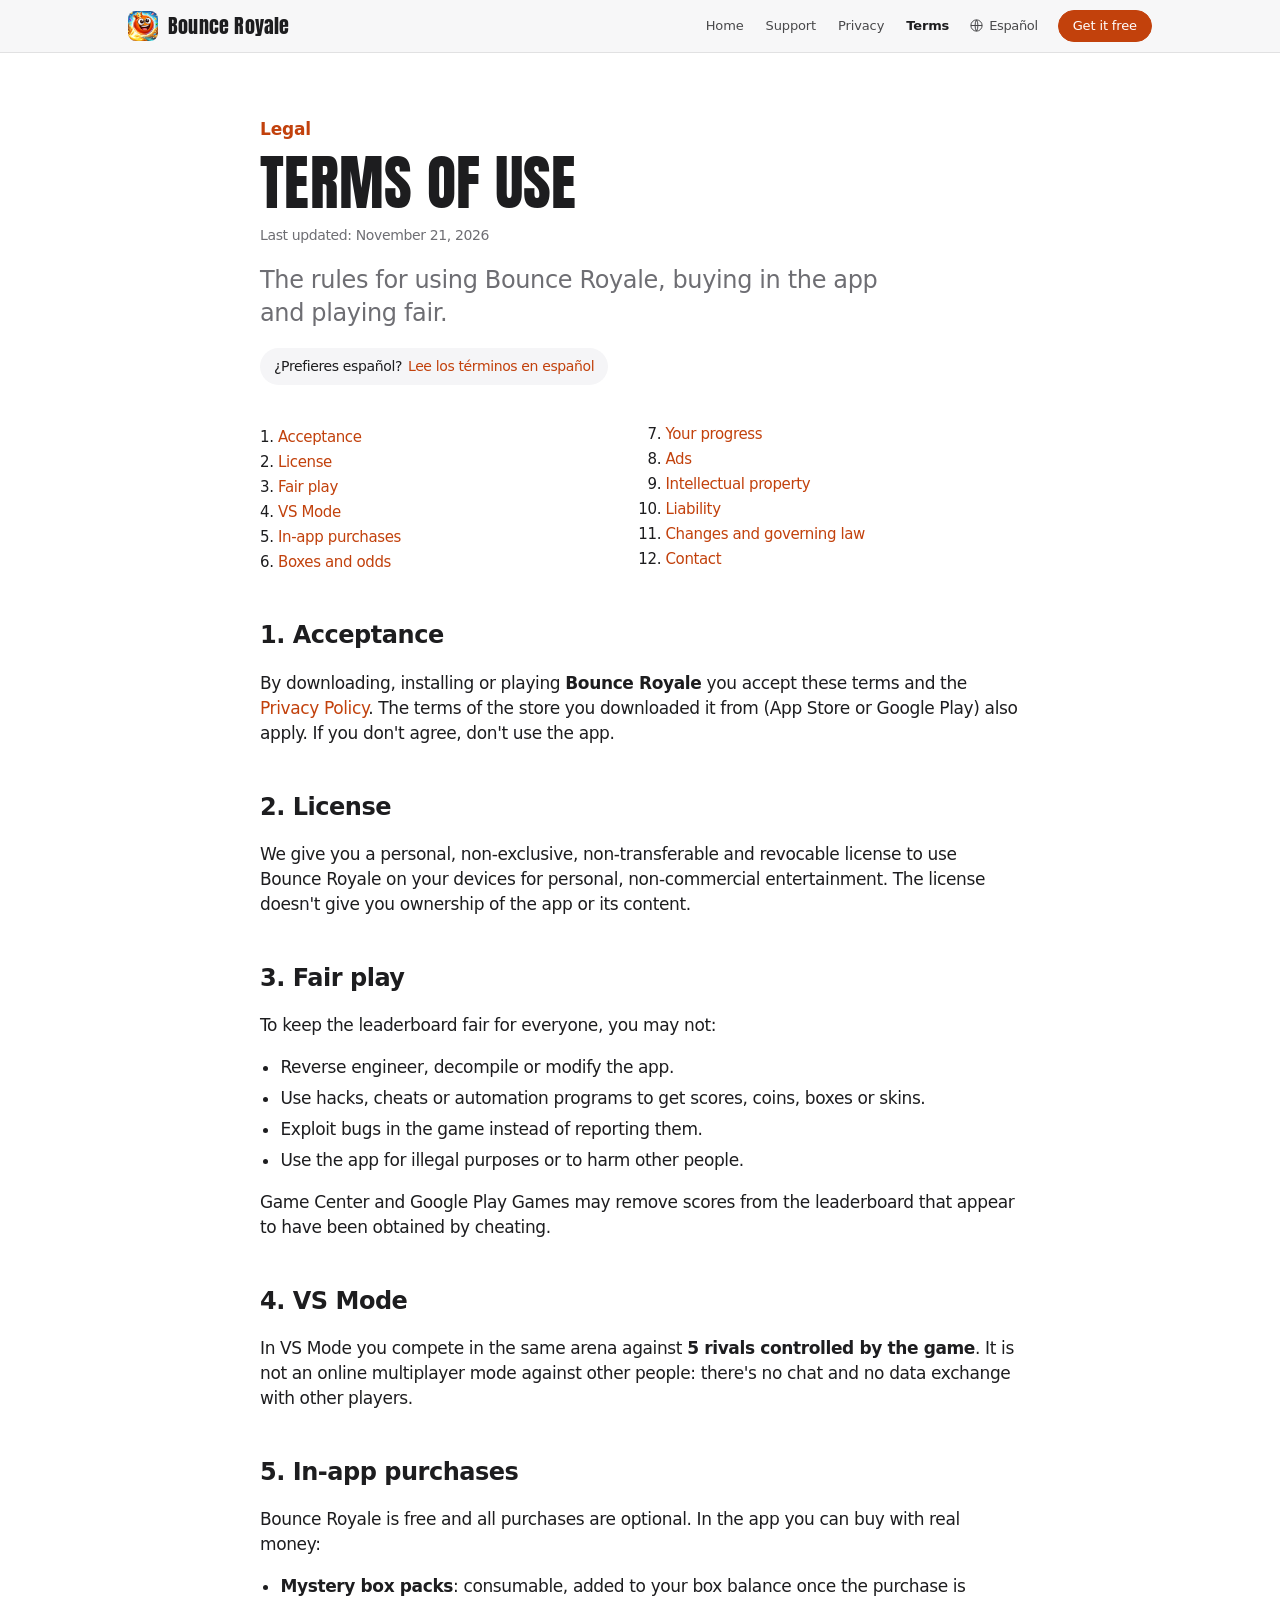
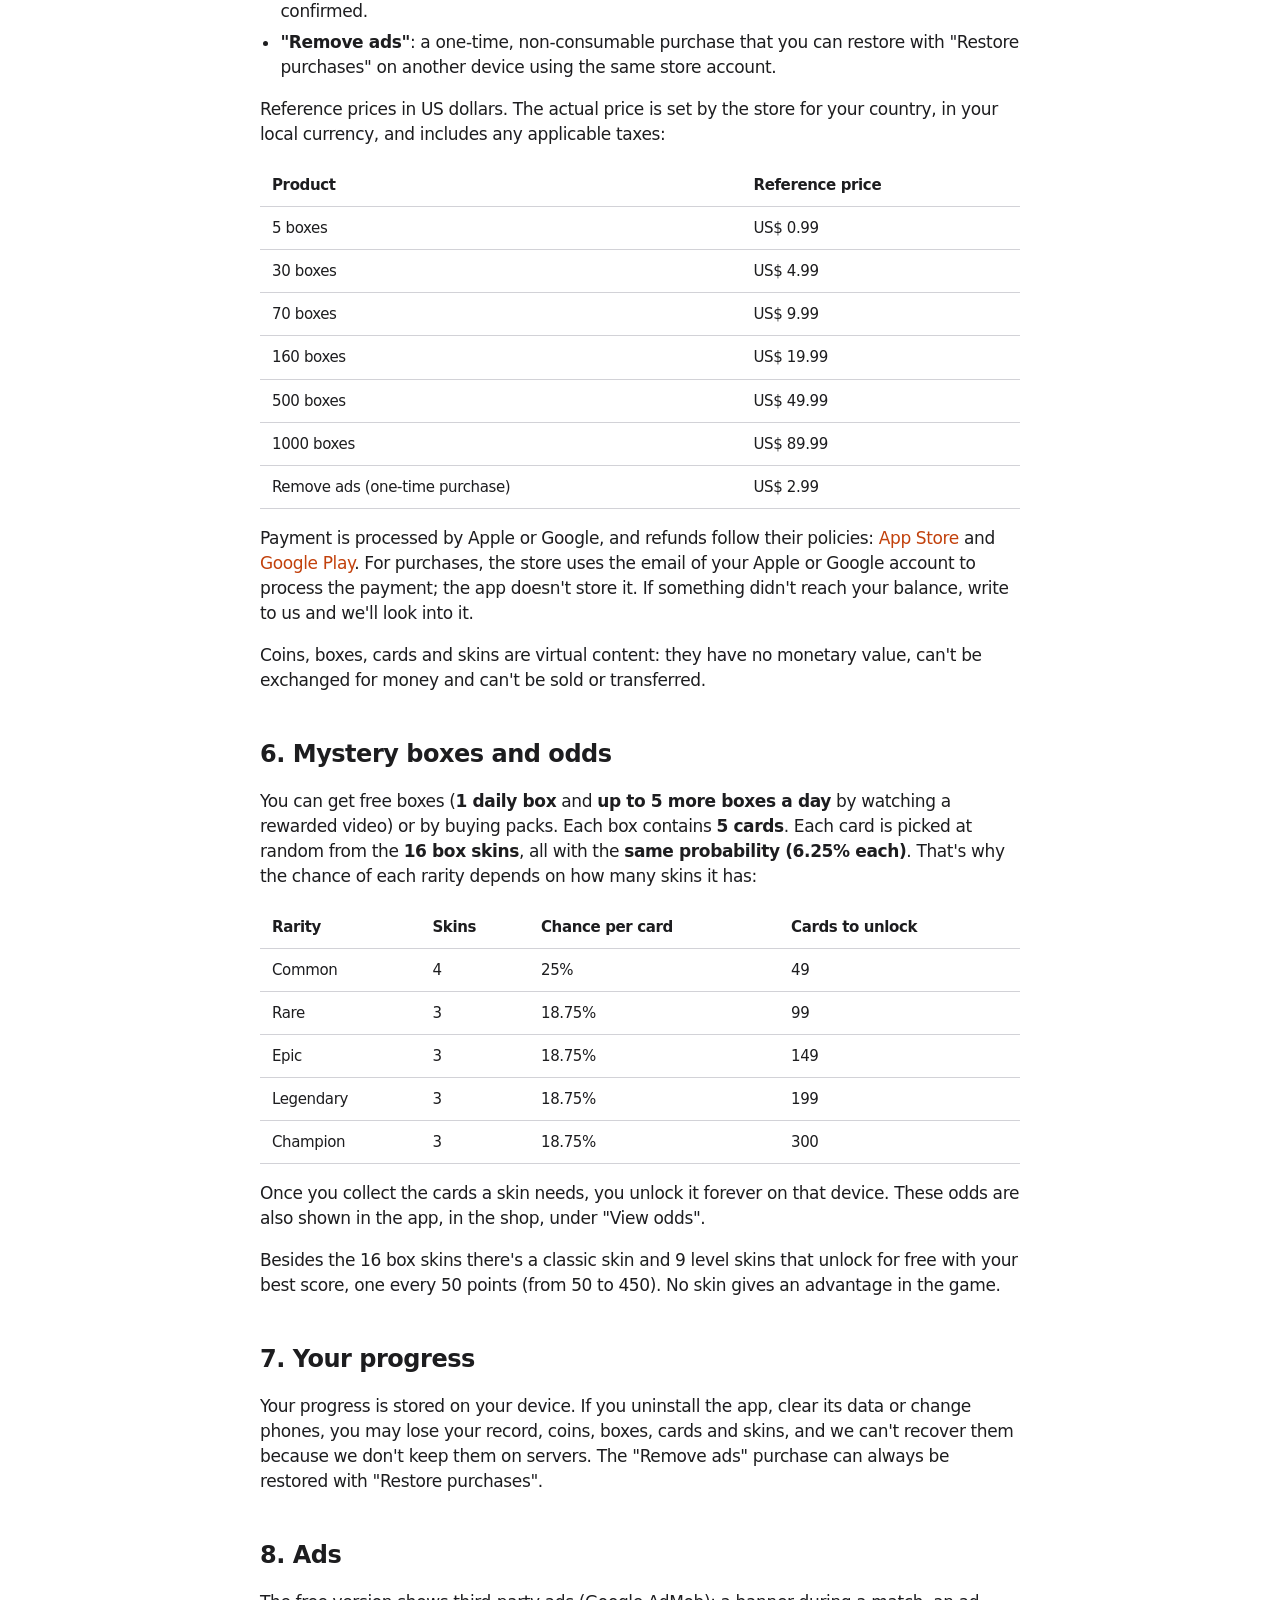
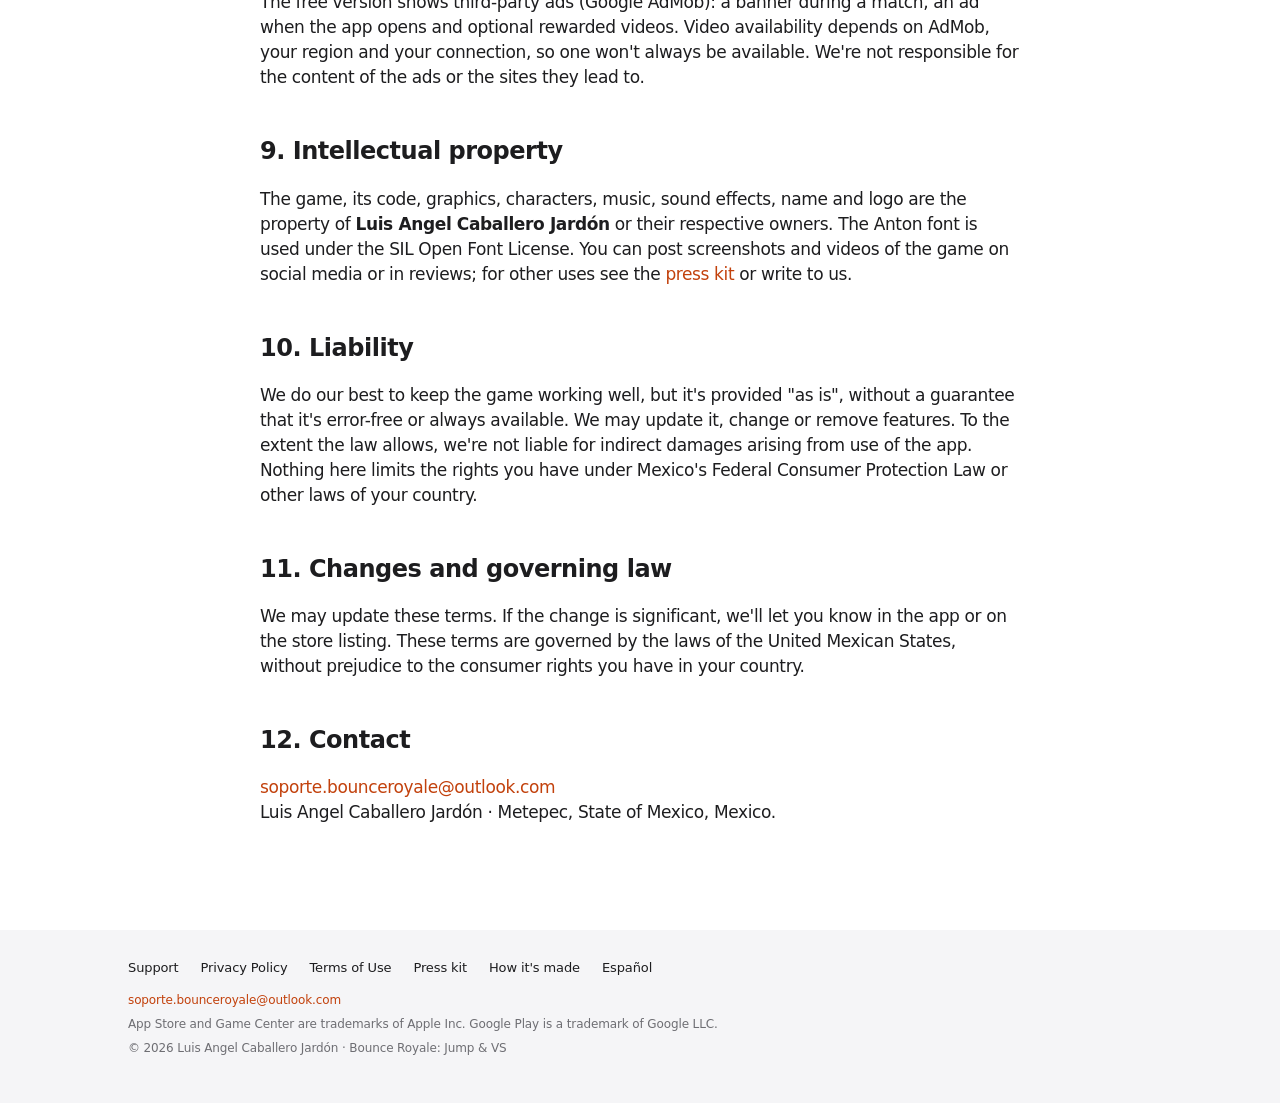
<file: terms.html>
<!DOCTYPE html>
<html lang="en">
<head>
  <meta charset="utf-8">
  <meta name="viewport" content="width=device-width, initial-scale=1, viewport-fit=cover">
  <meta name="color-scheme" content="light dark">
  <title>Terms of Use · Bounce Royale</title>
  <meta name="description" content="The rules for using Bounce Royale, buying in the app and playing fair.">
  <meta name="theme-color" content="#0a1630">
  <link rel="canonical" href="https://llcaballeroll.github.io/bounce_royale_web/terms.html">
  <link rel="alternate" hreflang="en" href="https://llcaballeroll.github.io/bounce_royale_web/terms.html">
  <link rel="alternate" hreflang="es" href="https://llcaballeroll.github.io/bounce_royale_web/es/terms.html">
  <link rel="alternate" hreflang="x-default" href="https://llcaballeroll.github.io/bounce_royale_web/terms.html">
  <meta property="og:type" content="website">
  <meta property="og:site_name" content="Bounce Royale">
  <meta property="og:title" content="Terms of Use · Bounce Royale">
  <meta property="og:description" content="The rules for using Bounce Royale, buying in the app and playing fair.">
  <meta property="og:url" content="https://llcaballeroll.github.io/bounce_royale_web/terms.html">
  <meta property="og:image" content="https://llcaballeroll.github.io/bounce_royale_web/assets/img/og-image.jpg">
  <meta property="og:image:width" content="1200">
  <meta property="og:image:height" content="630">
  <meta name="twitter:card" content="summary_large_image">
  <link rel="icon" type="image/png" sizes="32x32" href="assets/img/favicon-32.png">
  <link rel="icon" type="image/png" sizes="192x192" href="assets/img/icon-192.png">
  <link rel="apple-touch-icon" href="assets/img/apple-touch-icon.png">
  <link rel="preconnect" href="https://fonts.googleapis.com">
  <link rel="preconnect" href="https://fonts.gstatic.com" crossorigin>
  <link rel="stylesheet" href="https://fonts.googleapis.com/css2?family=Anton&amp;display=swap">
  <link rel="stylesheet" href="css/styles.css">
</head>
<body>
  <a class="skip-link" href="#main">Skip to content</a>
  <header class="nav">
    <nav class="wrap nav-inner" aria-label="Main">
      <a class="brand" href="./"><img src="assets/img/icon-192.png" alt="" width="30" height="30">Bounce Royale</a>
      <div class="nav-links">
        <a href="./">Home</a>
        <a href="support.html">Support</a>
        <a href="privacy.html">Privacy</a>
        <a href="terms.html" aria-current="page">Terms</a>
      </div>
      <a class="lang" href="es/terms.html" hreflang="es" lang="es"><svg viewBox="0 0 24 24" aria-hidden="true"><circle cx="12" cy="12" r="9"/><path d="M3 12h18M12 3c3 3 3 15 0 18M12 3c-3 3-3 15 0 18"/></svg><span>Español</span></a>
      <a class="btn" href="./#get" data-smart-download>Get it free</a>
    </nav>
  </header>

  <main id="main" class="doc">
    <div class="wrap">
      <p class="eyebrow">Legal</p>
      <h1>Terms of Use</h1>
      <p class="updated">Last updated: November 21, 2026</p>
      <p class="lead">The rules for using Bounce Royale, buying in the app and playing fair.</p>
      <p class="notice" lang="es">¿Prefieres español? <a href="es/terms.html" hreflang="es">Lee los términos en español</a></p>

      <nav class="toc" aria-label="Terms contents">
        <ol>
          <li><a href="#acceptance">Acceptance</a></li>
          <li><a href="#license">License</a></li>
          <li><a href="#fair-play">Fair play</a></li>
          <li><a href="#vs-mode">VS Mode</a></li>
          <li><a href="#purchases">In-app purchases</a></li>
          <li><a href="#boxes">Boxes and odds</a></li>
          <li><a href="#progress">Your progress</a></li>
          <li><a href="#ads">Ads</a></li>
          <li><a href="#ip">Intellectual property</a></li>
          <li><a href="#liability">Liability</a></li>
          <li><a href="#changes">Changes and governing law</a></li>
          <li><a href="#contact">Contact</a></li>
        </ol>
      </nav>

      <h2 id="acceptance">1. Acceptance</h2>
      <p>By downloading, installing or playing <strong>Bounce Royale</strong> you accept these terms and the <a href="privacy.html">Privacy Policy</a>. The terms of the store you downloaded it from (App Store or Google Play) also apply. If you don't agree, don't use the app.</p>

      <h2 id="license">2. License</h2>
      <p>We give you a personal, non-exclusive, non-transferable and revocable license to use Bounce Royale on your devices for personal, non-commercial entertainment. The license doesn't give you ownership of the app or its content.</p>

      <h2 id="fair-play">3. Fair play</h2>
      <p>To keep the leaderboard fair for everyone, you may not:</p>
      <ul>
        <li>Reverse engineer, decompile or modify the app.</li>
        <li>Use hacks, cheats or automation programs to get scores, coins, boxes or skins.</li>
        <li>Exploit bugs in the game instead of reporting them.</li>
        <li>Use the app for illegal purposes or to harm other people.</li>
      </ul>
      <p>Game Center and Google Play Games may remove scores from the leaderboard that appear to have been obtained by cheating.</p>

      <h2 id="vs-mode">4. VS Mode</h2>
      <p>In VS Mode you compete in the same arena against <strong>5 rivals controlled by the game</strong>. It is not an online multiplayer mode against other people: there's no chat and no data exchange with other players.</p>

      <h2 id="purchases">5. In-app purchases</h2>
      <p>Bounce Royale is free and all purchases are optional. In the app you can buy with real money:</p>
      <ul>
        <li><strong>Mystery box packs</strong>: consumable, added to your box balance once the purchase is confirmed.</li>
        <li><strong>"Remove ads"</strong>: a one-time, non-consumable purchase that you can restore with "Restore purchases" on another device using the same store account.</li>
      </ul>
      <p>Reference prices in US dollars. The actual price is set by the store for your country, in your local currency, and includes any applicable taxes:</p>
      <div class="table-scroll">
        <table>
          <thead><tr><th>Product</th><th>Reference price</th></tr></thead>
          <tbody>
            <tr><td>5 boxes</td><td>US$ 0.99</td></tr>
            <tr><td>30 boxes</td><td>US$ 4.99</td></tr>
            <tr><td>70 boxes</td><td>US$ 9.99</td></tr>
            <tr><td>160 boxes</td><td>US$ 19.99</td></tr>
            <tr><td>500 boxes</td><td>US$ 49.99</td></tr>
            <tr><td>1000 boxes</td><td>US$ 89.99</td></tr>
            <tr><td>Remove ads (one-time purchase)</td><td>US$ 2.99</td></tr>
          </tbody>
        </table>
      </div>
      <p>Payment is processed by Apple or Google, and refunds follow their policies: <a href="https://reportaproblem.apple.com" target="_blank" rel="noopener">App Store</a> and <a href="https://support.google.com/googleplay/answer/2479637" target="_blank" rel="noopener">Google Play</a>. For purchases, the store uses the email of your Apple or Google account to process the payment; the app doesn't store it. If something didn't reach your balance, write to us and we'll look into it.</p>
      <p>Coins, boxes, cards and skins are virtual content: they have no monetary value, can't be exchanged for money and can't be sold or transferred.</p>

      <h2 id="boxes">6. Mystery boxes and odds</h2>
      <p>You can get free boxes (<strong>1 daily box</strong> and <strong>up to 5 more boxes a day</strong> by watching a rewarded video) or by buying packs. Each box contains <strong>5 cards</strong>. Each card is picked at random from the <strong>16 box skins</strong>, all with the <strong>same probability (6.25% each)</strong>. That's why the chance of each rarity depends on how many skins it has:</p>
      <div class="table-scroll">
        <table>
          <thead><tr><th>Rarity</th><th>Skins</th><th>Chance per card</th><th>Cards to unlock</th></tr></thead>
          <tbody>
            <tr><td>Common</td><td>4</td><td>25%</td><td>49</td></tr>
            <tr><td>Rare</td><td>3</td><td>18.75%</td><td>99</td></tr>
            <tr><td>Epic</td><td>3</td><td>18.75%</td><td>149</td></tr>
            <tr><td>Legendary</td><td>3</td><td>18.75%</td><td>199</td></tr>
            <tr><td>Champion</td><td>3</td><td>18.75%</td><td>300</td></tr>
          </tbody>
        </table>
      </div>
      <p>Once you collect the cards a skin needs, you unlock it forever on that device. These odds are also shown in the app, in the shop, under "View odds".</p>
      <p>Besides the 16 box skins there's a classic skin and 9 level skins that unlock for free with your best score, one every 50 points (from 50 to 450). No skin gives an advantage in the game.</p>

      <h2 id="progress">7. Your progress</h2>
      <p>Your progress is stored on your device. If you uninstall the app, clear its data or change phones, you may lose your record, coins, boxes, cards and skins, and we can't recover them because we don't keep them on servers. The "Remove ads" purchase can always be restored with "Restore purchases".</p>

      <h2 id="ads">8. Ads</h2>
      <p>The free version shows third-party ads (Google AdMob): a banner during a match, an ad when the app opens and optional rewarded videos. Video availability depends on AdMob, your region and your connection, so one won't always be available. We're not responsible for the content of the ads or the sites they lead to.</p>

      <h2 id="ip">9. Intellectual property</h2>
      <p>The game, its code, graphics, characters, music, sound effects, name and logo are the property of <strong>Luis Angel Caballero Jardón</strong> or their respective owners. The Anton font is used under the SIL Open Font License. You can post screenshots and videos of the game on social media or in reviews; for other uses see the <a href="presskit.html">press kit</a> or write to us.</p>

      <h2 id="liability">10. Liability</h2>
      <p>We do our best to keep the game working well, but it's provided "as is", without a guarantee that it's error-free or always available. We may update it, change or remove features. To the extent the law allows, we're not liable for indirect damages arising from use of the app. Nothing here limits the rights you have under Mexico's Federal Consumer Protection Law or other laws of your country.</p>

      <h2 id="changes">11. Changes and governing law</h2>
      <p>We may update these terms. If the change is significant, we'll let you know in the app or on the store listing. These terms are governed by the laws of the United Mexican States, without prejudice to the consumer rights you have in your country.</p>

      <h2 id="contact">12. Contact</h2>
      <p><a href="mailto:soporte.bounceroyale@outlook.com?subject=Support%20-%20Bounce%20Royale">soporte.bounceroyale@outlook.com</a><br>Luis Angel Caballero Jardón · Metepec, State of Mexico, Mexico.</p>
    </div>
  </main>

  <footer class="footer">
    <div class="wrap">
      <div class="footer-links">
        <a href="support.html">Support</a>
        <a href="privacy.html">Privacy Policy</a>
        <a href="terms.html">Terms of Use</a>
        <a href="presskit.html">Press kit</a>
        <a href="technical.html">How it's made</a>
        <a href="es/terms.html" hreflang="es" lang="es">Español</a>
      </div>
      <p><a href="mailto:soporte.bounceroyale@outlook.com">soporte.bounceroyale@outlook.com</a></p>
      <p>App Store and Game Center are trademarks of Apple Inc. Google Play is a trademark of Google LLC.</p>
      <p>© 2026 Luis Angel Caballero Jardón · Bounce Royale: Jump &amp; VS</p>
    </div>
  </footer>
  <script src="js/site.js" defer></script>
</body>
</html>
</file>
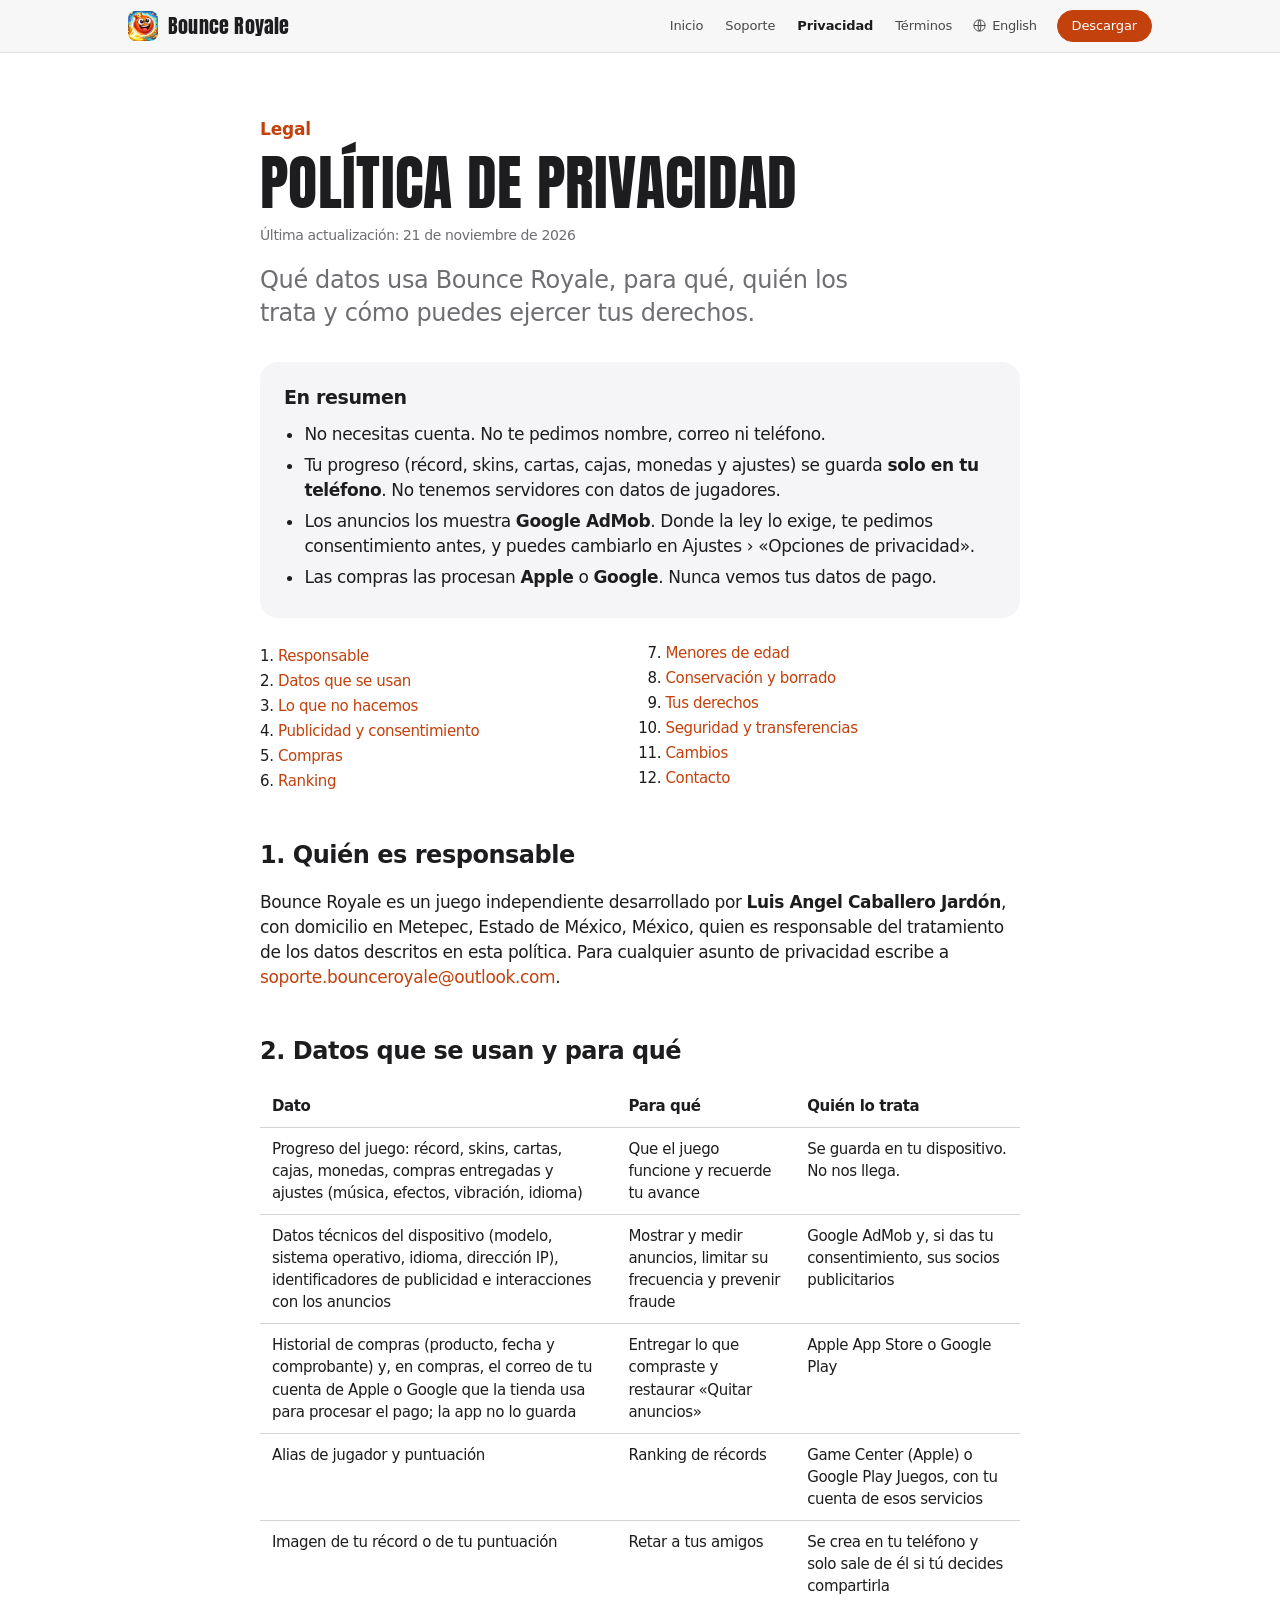
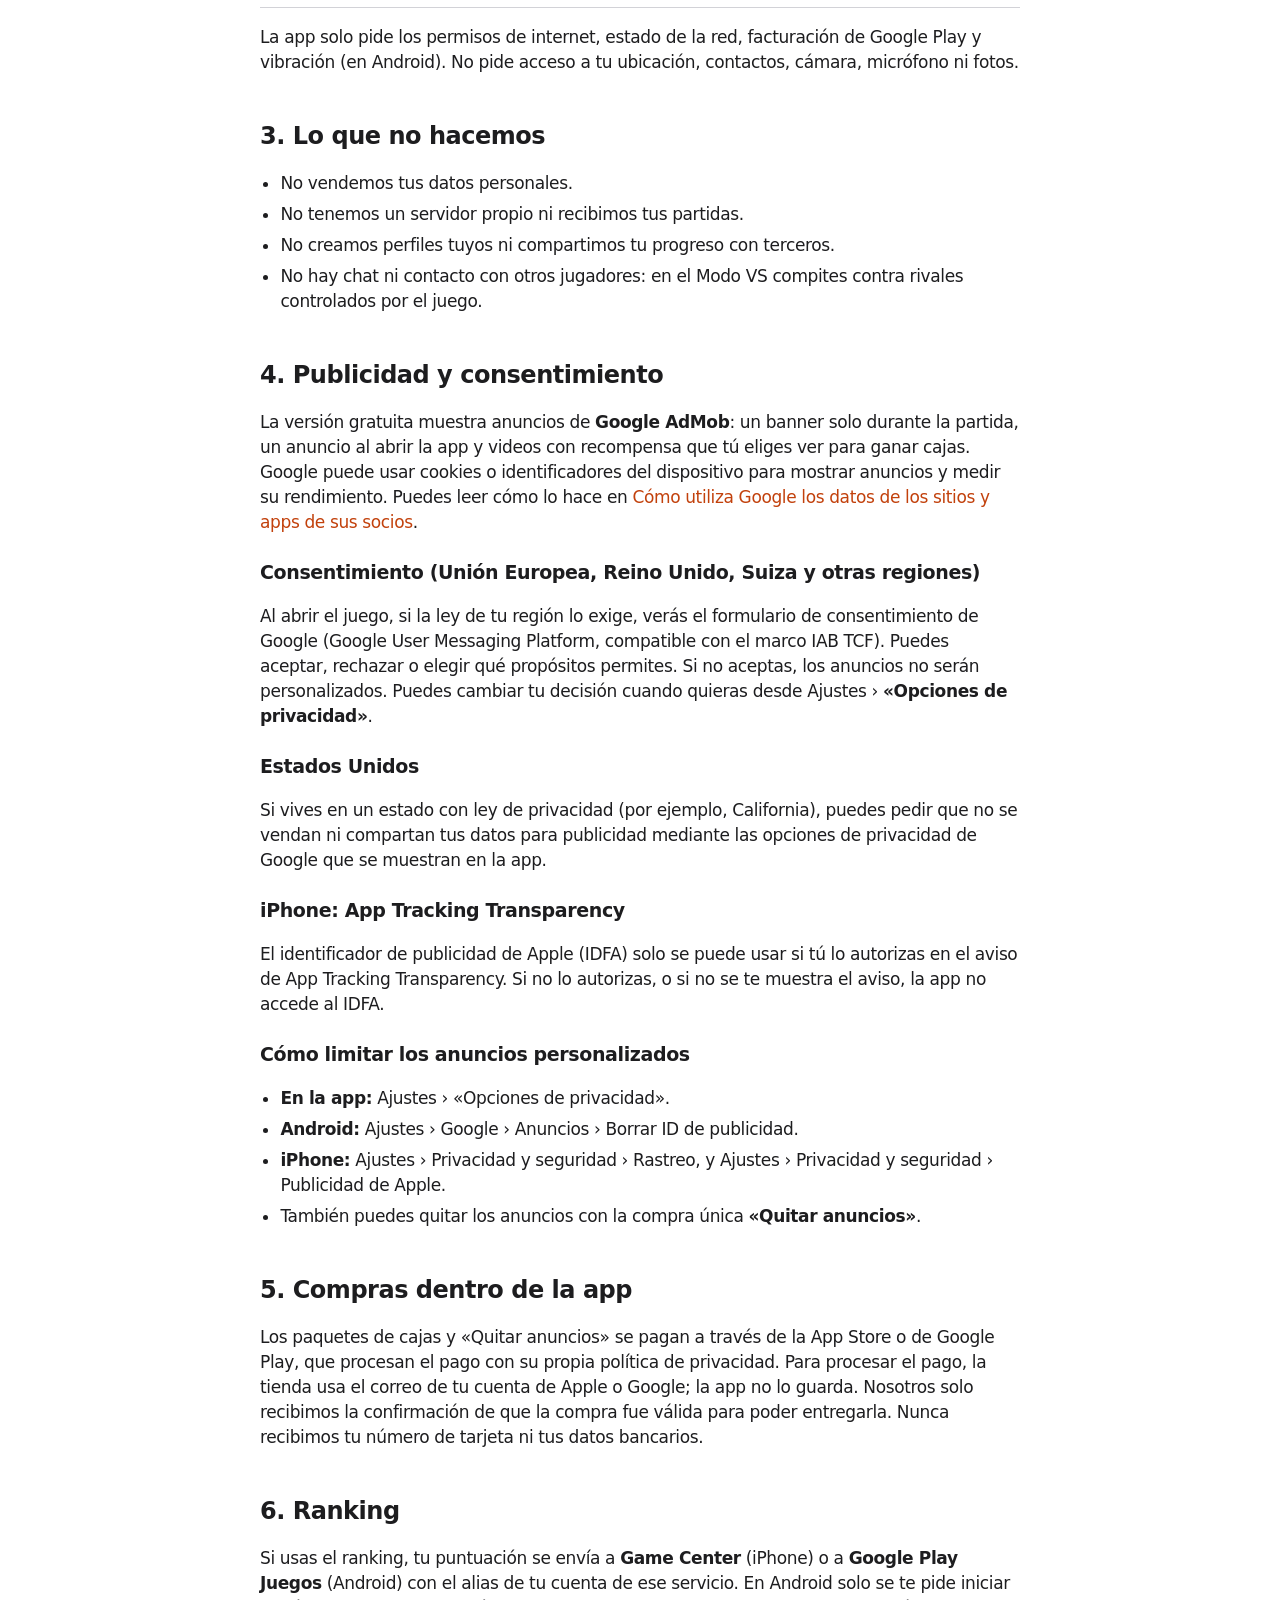
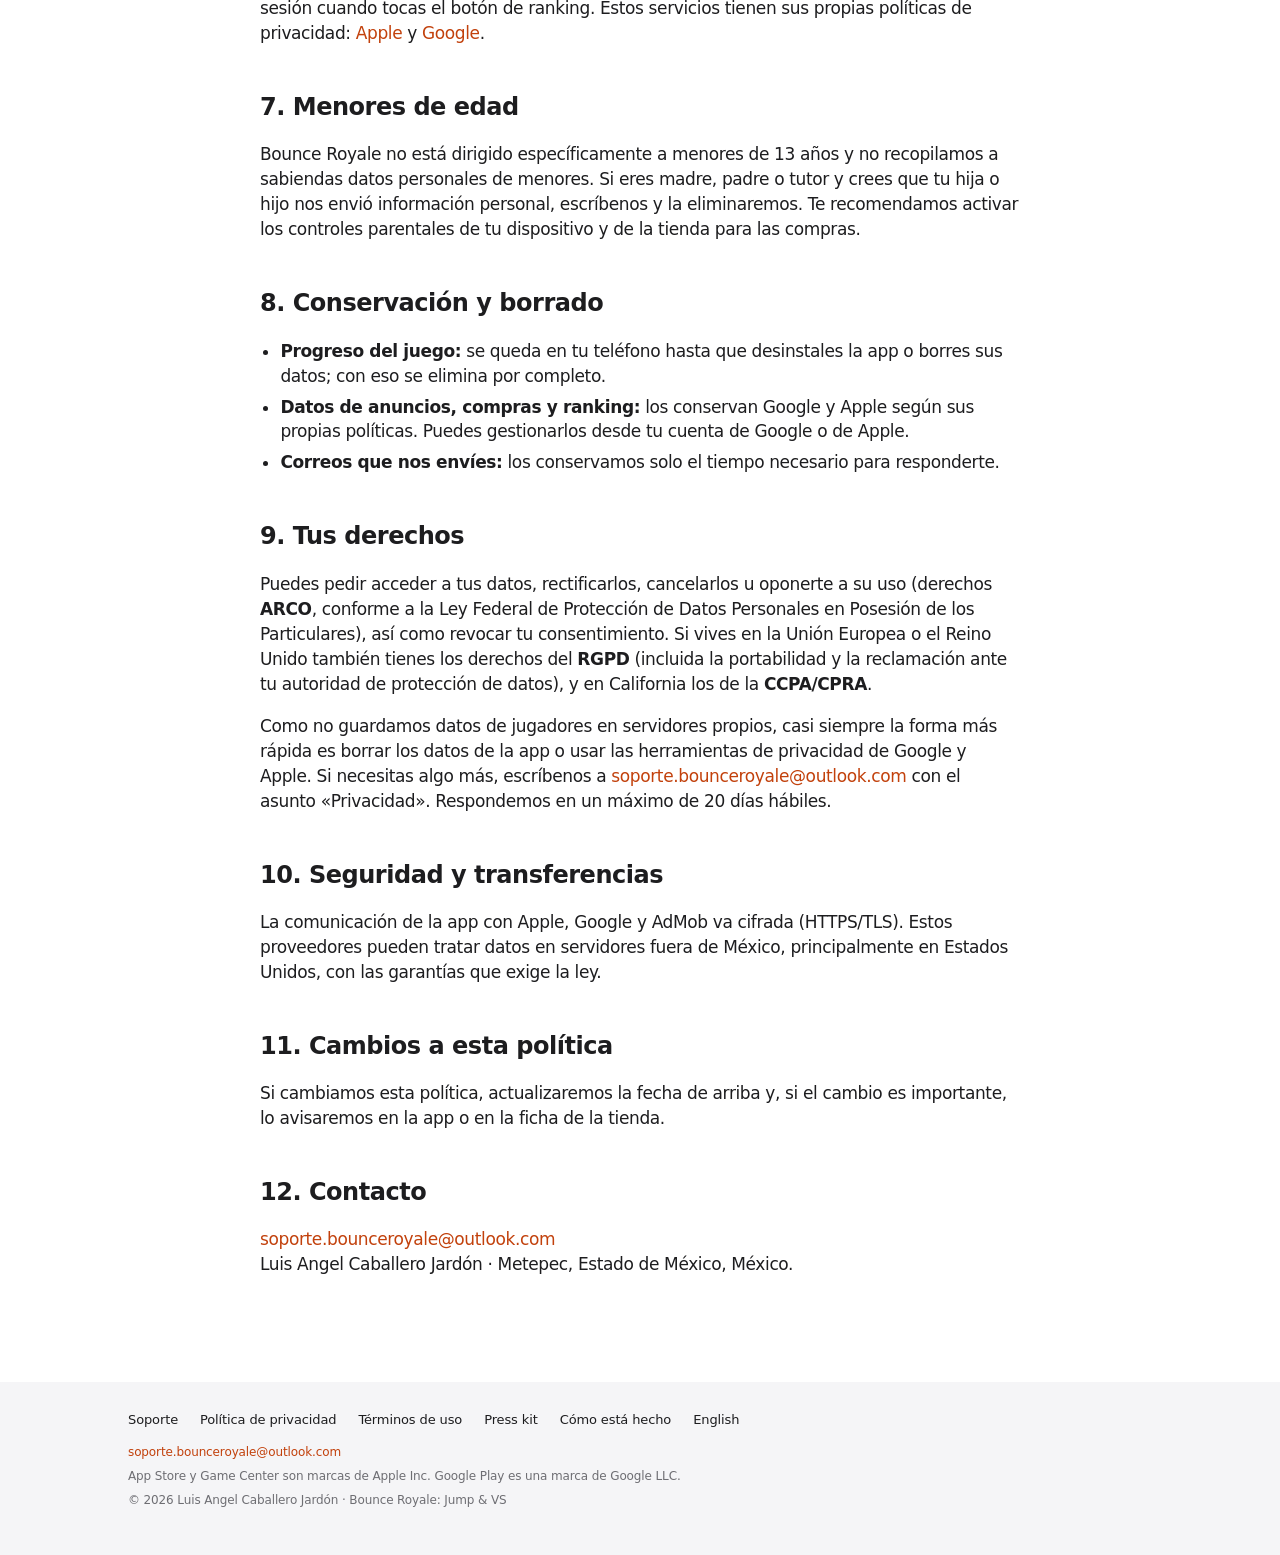
<file: es/privacy.html>
<!DOCTYPE html>
<html lang="es">
<head>
  <meta charset="utf-8">
  <meta name="viewport" content="width=device-width, initial-scale=1, viewport-fit=cover">
  <meta name="color-scheme" content="light dark">
  <title>Política de privacidad · Bounce Royale</title>
  <meta name="description" content="Qué datos usa Bounce Royale, para qué, quién los trata y cómo ejercer tus derechos.">
  <meta name="theme-color" content="#0a1630">
  <link rel="canonical" href="https://llcaballeroll.github.io/bounce_royale_web/es/privacy.html">
  <link rel="alternate" hreflang="en" href="https://llcaballeroll.github.io/bounce_royale_web/privacy.html">
  <link rel="alternate" hreflang="es" href="https://llcaballeroll.github.io/bounce_royale_web/es/privacy.html">
  <link rel="alternate" hreflang="x-default" href="https://llcaballeroll.github.io/bounce_royale_web/privacy.html">
  <meta property="og:type" content="website">
  <meta property="og:site_name" content="Bounce Royale">
  <meta property="og:title" content="Política de privacidad · Bounce Royale">
  <meta property="og:description" content="Qué datos usa Bounce Royale, para qué, quién los trata y cómo ejercer tus derechos.">
  <meta property="og:url" content="https://llcaballeroll.github.io/bounce_royale_web/es/privacy.html">
  <meta property="og:image" content="https://llcaballeroll.github.io/bounce_royale_web/assets/img/og-image.jpg">
  <meta property="og:image:width" content="1200">
  <meta property="og:image:height" content="630">
  <meta name="twitter:card" content="summary_large_image">
  <link rel="icon" type="image/png" sizes="32x32" href="../assets/img/favicon-32.png">
  <link rel="icon" type="image/png" sizes="192x192" href="../assets/img/icon-192.png">
  <link rel="apple-touch-icon" href="../assets/img/apple-touch-icon.png">
  <link rel="preconnect" href="https://fonts.googleapis.com">
  <link rel="preconnect" href="https://fonts.gstatic.com" crossorigin>
  <link rel="stylesheet" href="https://fonts.googleapis.com/css2?family=Anton&amp;display=swap">
  <link rel="stylesheet" href="../css/styles.css">
</head>
<body>
  <a class="skip-link" href="#main">Saltar al contenido</a>
  <header class="nav">
    <nav class="wrap nav-inner" aria-label="Principal">
      <a class="brand" href="./"><img src="../assets/img/icon-192.png" alt="" width="30" height="30">Bounce Royale</a>
      <div class="nav-links">
        <a href="./">Inicio</a>
        <a href="support.html">Soporte</a>
        <a href="privacy.html" aria-current="page">Privacidad</a>
        <a href="terms.html">Términos</a>
      </div>
      <a class="lang" href="../privacy.html" hreflang="en" lang="en"><svg viewBox="0 0 24 24" aria-hidden="true"><circle cx="12" cy="12" r="9"/><path d="M3 12h18M12 3c3 3 3 15 0 18M12 3c-3 3-3 15 0 18"/></svg><span>English</span></a>
      <a class="btn" href="./#get" data-smart-download>Descargar</a>
    </nav>
  </header>

  <main id="main" class="doc">
    <div class="wrap">
      <p class="eyebrow">Legal</p>
      <h1>Política de privacidad</h1>
      <p class="updated">Última actualización: 21 de noviembre de 2026</p>
      <p class="lead">Qué datos usa Bounce Royale, para qué, quién los trata y cómo puedes ejercer tus derechos.</p>

      <div class="summary">
        <h2>En resumen</h2>
        <ul>
          <li>No necesitas cuenta. No te pedimos nombre, correo ni teléfono.</li>
          <li>Tu progreso (récord, skins, cartas, cajas, monedas y ajustes) se guarda <strong>solo en tu teléfono</strong>. No tenemos servidores con datos de jugadores.</li>
          <li>Los anuncios los muestra <strong>Google AdMob</strong>. Donde la ley lo exige, te pedimos consentimiento antes, y puedes cambiarlo en Ajustes › «Opciones de privacidad».</li>
          <li>Las compras las procesan <strong>Apple</strong> o <strong>Google</strong>. Nunca vemos tus datos de pago.</li>
        </ul>
      </div>

      <nav class="toc" aria-label="Contenido de la política">
        <ol>
          <li><a href="#responsable">Responsable</a></li>
          <li><a href="#datos">Datos que se usan</a></li>
          <li><a href="#no-hacemos">Lo que no hacemos</a></li>
          <li><a href="#publicidad">Publicidad y consentimiento</a></li>
          <li><a href="#compras">Compras</a></li>
          <li><a href="#ranking">Ranking</a></li>
          <li><a href="#menores">Menores de edad</a></li>
          <li><a href="#conservacion">Conservación y borrado</a></li>
          <li><a href="#derechos">Tus derechos</a></li>
          <li><a href="#seguridad">Seguridad y transferencias</a></li>
          <li><a href="#cambios">Cambios</a></li>
          <li><a href="#contacto">Contacto</a></li>
        </ol>
      </nav>

      <h2 id="responsable">1. Quién es responsable</h2>
      <p>Bounce Royale es un juego independiente desarrollado por <strong>Luis Angel Caballero Jardón</strong>, con domicilio en Metepec, Estado de México, México, quien es responsable del tratamiento de los datos descritos en esta política. Para cualquier asunto de privacidad escribe a <a href="mailto:soporte.bounceroyale@outlook.com?subject=Privacidad%20-%20Bounce%20Royale">soporte.bounceroyale@outlook.com</a>.</p>

      <h2 id="datos">2. Datos que se usan y para qué</h2>
      <div class="table-scroll">
        <table>
          <thead><tr><th>Dato</th><th>Para qué</th><th>Quién lo trata</th></tr></thead>
          <tbody>
            <tr><td>Progreso del juego: récord, skins, cartas, cajas, monedas, compras entregadas y ajustes (música, efectos, vibración, idioma)</td><td>Que el juego funcione y recuerde tu avance</td><td>Se guarda en tu dispositivo. No nos llega.</td></tr>
            <tr><td>Datos técnicos del dispositivo (modelo, sistema operativo, idioma, dirección IP), identificadores de publicidad e interacciones con los anuncios</td><td>Mostrar y medir anuncios, limitar su frecuencia y prevenir fraude</td><td>Google AdMob y, si das tu consentimiento, sus socios publicitarios</td></tr>
            <tr><td>Historial de compras (producto, fecha y comprobante) y, en compras, el correo de tu cuenta de Apple o Google que la tienda usa para procesar el pago; la app no lo guarda</td><td>Entregar lo que compraste y restaurar «Quitar anuncios»</td><td>Apple App Store o Google Play</td></tr>
            <tr><td>Alias de jugador y puntuación</td><td>Ranking de récords</td><td>Game Center (Apple) o Google Play Juegos, con tu cuenta de esos servicios</td></tr>
            <tr><td>Imagen de tu récord o de tu puntuación</td><td>Retar a tus amigos</td><td>Se crea en tu teléfono y solo sale de él si tú decides compartirla</td></tr>
          </tbody>
        </table>
      </div>
      <p>La app solo pide los permisos de internet, estado de la red, facturación de Google Play y vibración (en Android). No pide acceso a tu ubicación, contactos, cámara, micrófono ni fotos.</p>

      <h2 id="no-hacemos">3. Lo que no hacemos</h2>
      <ul>
        <li>No vendemos tus datos personales.</li>
        <li>No tenemos un servidor propio ni recibimos tus partidas.</li>
        <li>No creamos perfiles tuyos ni compartimos tu progreso con terceros.</li>
        <li>No hay chat ni contacto con otros jugadores: en el Modo VS compites contra rivales controlados por el juego.</li>
      </ul>

      <h2 id="publicidad">4. Publicidad y consentimiento</h2>
      <p>La versión gratuita muestra anuncios de <strong>Google AdMob</strong>: un banner solo durante la partida, un anuncio al abrir la app y videos con recompensa que tú eliges ver para ganar cajas. Google puede usar cookies o identificadores del dispositivo para mostrar anuncios y medir su rendimiento. Puedes leer cómo lo hace en <a href="https://policies.google.com/technologies/partner-sites?hl=es" target="_blank" rel="noopener">Cómo utiliza Google los datos de los sitios y apps de sus socios</a>.</p>
      <h3>Consentimiento (Unión Europea, Reino Unido, Suiza y otras regiones)</h3>
      <p>Al abrir el juego, si la ley de tu región lo exige, verás el formulario de consentimiento de Google (Google User Messaging Platform, compatible con el marco IAB TCF). Puedes aceptar, rechazar o elegir qué propósitos permites. Si no aceptas, los anuncios no serán personalizados. Puedes cambiar tu decisión cuando quieras desde Ajustes › <strong>«Opciones de privacidad»</strong>.</p>
      <h3>Estados Unidos</h3>
      <p>Si vives en un estado con ley de privacidad (por ejemplo, California), puedes pedir que no se vendan ni compartan tus datos para publicidad mediante las opciones de privacidad de Google que se muestran en la app.</p>
      <h3>iPhone: App Tracking Transparency</h3>
      <p>El identificador de publicidad de Apple (IDFA) solo se puede usar si tú lo autorizas en el aviso de App Tracking Transparency. Si no lo autorizas, o si no se te muestra el aviso, la app no accede al IDFA.</p>
      <h3>Cómo limitar los anuncios personalizados</h3>
      <ul>
        <li><strong>En la app:</strong> Ajustes › «Opciones de privacidad».</li>
        <li><strong>Android:</strong> Ajustes › Google › Anuncios › Borrar ID de publicidad.</li>
        <li><strong>iPhone:</strong> Ajustes › Privacidad y seguridad › Rastreo, y Ajustes › Privacidad y seguridad › Publicidad de Apple.</li>
        <li>También puedes quitar los anuncios con la compra única <strong>«Quitar anuncios»</strong>.</li>
      </ul>

      <h2 id="compras">5. Compras dentro de la app</h2>
      <p>Los paquetes de cajas y «Quitar anuncios» se pagan a través de la App Store o de Google Play, que procesan el pago con su propia política de privacidad. Para procesar el pago, la tienda usa el correo de tu cuenta de Apple o Google; la app no lo guarda. Nosotros solo recibimos la confirmación de que la compra fue válida para poder entregarla. Nunca recibimos tu número de tarjeta ni tus datos bancarios.</p>

      <h2 id="ranking">6. Ranking</h2>
      <p>Si usas el ranking, tu puntuación se envía a <strong>Game Center</strong> (iPhone) o a <strong>Google Play Juegos</strong> (Android) con el alias de tu cuenta de ese servicio. En Android solo se te pide iniciar sesión cuando tocas el botón de ranking. Estos servicios tienen sus propias políticas de privacidad: <a href="https://www.apple.com/mx/legal/privacy/" target="_blank" rel="noopener">Apple</a> y <a href="https://policies.google.com/privacy?hl=es" target="_blank" rel="noopener">Google</a>.</p>

      <h2 id="menores">7. Menores de edad</h2>
      <p>Bounce Royale no está dirigido específicamente a menores de 13 años y no recopilamos a sabiendas datos personales de menores. Si eres madre, padre o tutor y crees que tu hija o hijo nos envió información personal, escríbenos y la eliminaremos. Te recomendamos activar los controles parentales de tu dispositivo y de la tienda para las compras.</p>

      <h2 id="conservacion">8. Conservación y borrado</h2>
      <ul>
        <li><strong>Progreso del juego:</strong> se queda en tu teléfono hasta que desinstales la app o borres sus datos; con eso se elimina por completo.</li>
        <li><strong>Datos de anuncios, compras y ranking:</strong> los conservan Google y Apple según sus propias políticas. Puedes gestionarlos desde tu cuenta de Google o de Apple.</li>
        <li><strong>Correos que nos envíes:</strong> los conservamos solo el tiempo necesario para responderte.</li>
      </ul>

      <h2 id="derechos">9. Tus derechos</h2>
      <p>Puedes pedir acceder a tus datos, rectificarlos, cancelarlos u oponerte a su uso (derechos <strong>ARCO</strong>, conforme a la Ley Federal de Protección de Datos Personales en Posesión de los Particulares), así como revocar tu consentimiento. Si vives en la Unión Europea o el Reino Unido también tienes los derechos del <strong>RGPD</strong> (incluida la portabilidad y la reclamación ante tu autoridad de protección de datos), y en California los de la <strong>CCPA/CPRA</strong>.</p>
      <p>Como no guardamos datos de jugadores en servidores propios, casi siempre la forma más rápida es borrar los datos de la app o usar las herramientas de privacidad de Google y Apple. Si necesitas algo más, escríbenos a <a href="mailto:soporte.bounceroyale@outlook.com?subject=Privacidad%20-%20Bounce%20Royale">soporte.bounceroyale@outlook.com</a> con el asunto «Privacidad». Respondemos en un máximo de 20 días hábiles.</p>

      <h2 id="seguridad">10. Seguridad y transferencias</h2>
      <p>La comunicación de la app con Apple, Google y AdMob va cifrada (HTTPS/TLS). Estos proveedores pueden tratar datos en servidores fuera de México, principalmente en Estados Unidos, con las garantías que exige la ley.</p>

      <h2 id="cambios">11. Cambios a esta política</h2>
      <p>Si cambiamos esta política, actualizaremos la fecha de arriba y, si el cambio es importante, lo avisaremos en la app o en la ficha de la tienda.</p>

      <h2 id="contacto">12. Contacto</h2>
      <p><a href="mailto:soporte.bounceroyale@outlook.com?subject=Privacidad%20-%20Bounce%20Royale">soporte.bounceroyale@outlook.com</a><br>Luis Angel Caballero Jardón · Metepec, Estado de México, México.</p>
    </div>
  </main>

  <footer class="footer">
    <div class="wrap">
      <div class="footer-links">
        <a href="support.html">Soporte</a>
        <a href="privacy.html">Política de privacidad</a>
        <a href="terms.html">Términos de uso</a>
        <a href="../presskit.html">Press kit</a>
        <a href="../technical.html">Cómo está hecho</a>
        <a href="../privacy.html" hreflang="en" lang="en">English</a>
      </div>
      <p><a href="mailto:soporte.bounceroyale@outlook.com">soporte.bounceroyale@outlook.com</a></p>
      <p>App Store y Game Center son marcas de Apple Inc. Google Play es una marca de Google LLC.</p>
      <p>© 2026 Luis Angel Caballero Jardón · Bounce Royale: Jump &amp; VS</p>
    </div>
  </footer>
  <script src="../js/site.js" defer></script>
</body>
</html>
</file>
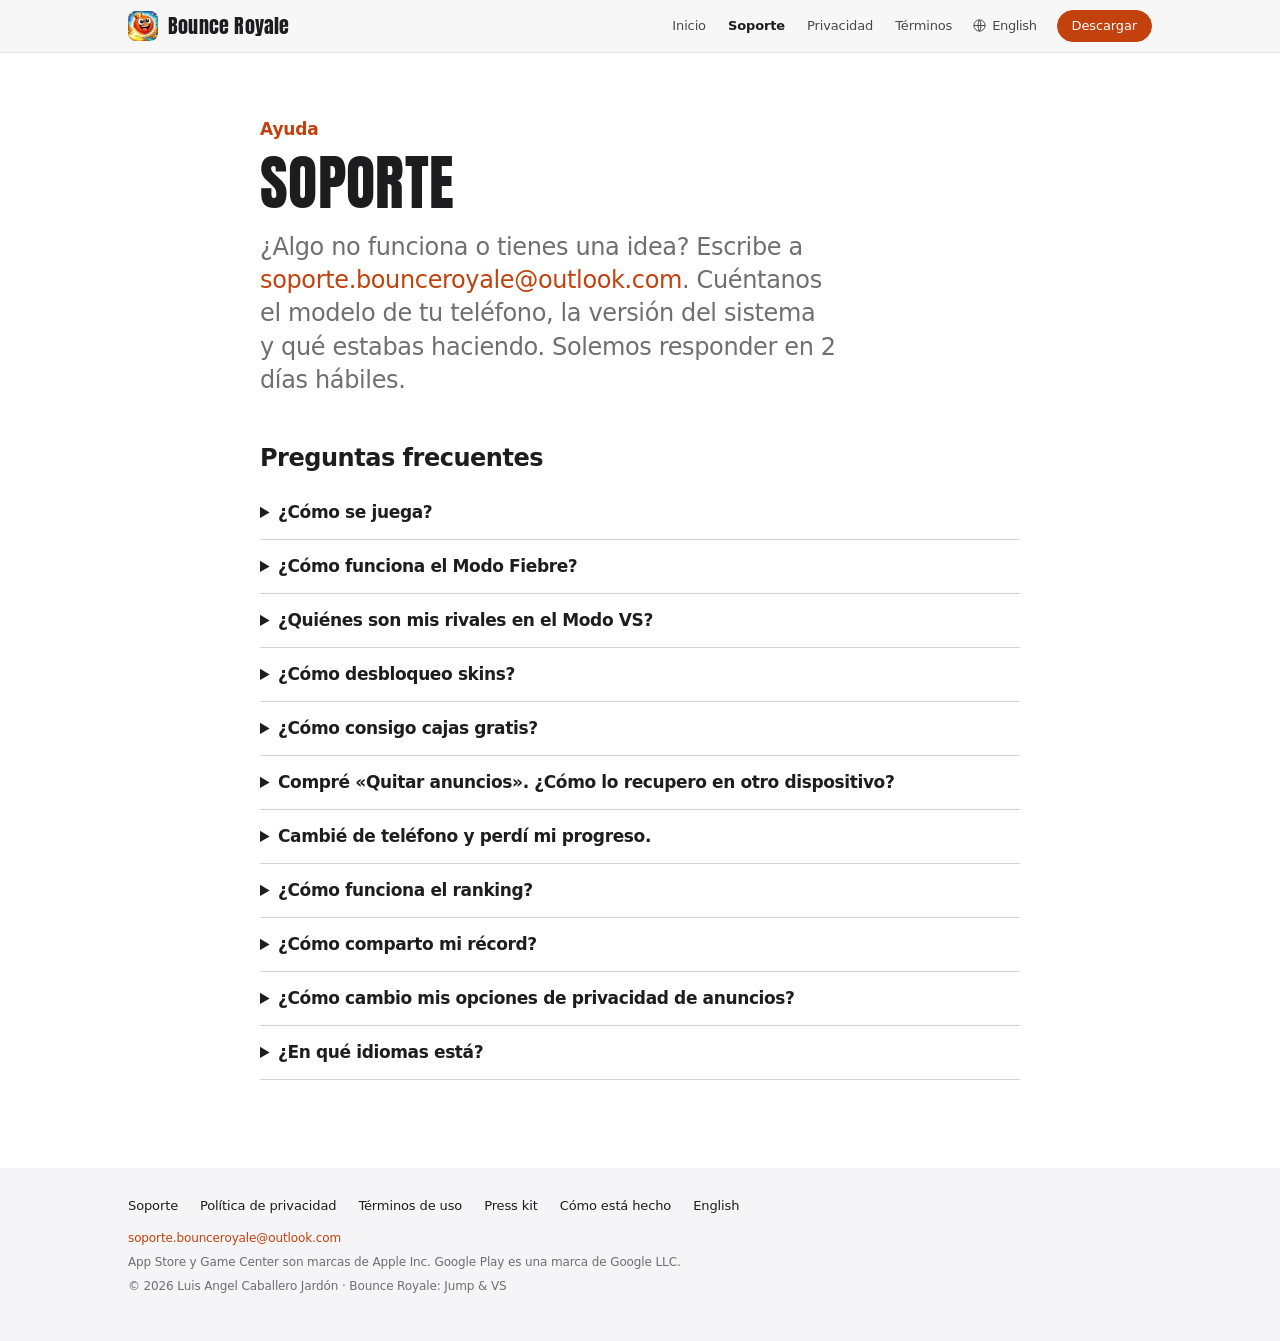
<file: es/support.html>
<!DOCTYPE html>
<html lang="es">
<head>
  <meta charset="utf-8">
  <meta name="viewport" content="width=device-width, initial-scale=1, viewport-fit=cover">
  <meta name="color-scheme" content="light dark">
  <title>Soporte · Bounce Royale</title>
  <meta name="description" content="Ayuda y preguntas frecuentes sobre Bounce Royale: Jump &amp; VS.">
  <meta name="theme-color" content="#0a1630">
  <link rel="canonical" href="https://llcaballeroll.github.io/bounce_royale_web/es/support.html">
  <link rel="alternate" hreflang="en" href="https://llcaballeroll.github.io/bounce_royale_web/support.html">
  <link rel="alternate" hreflang="es" href="https://llcaballeroll.github.io/bounce_royale_web/es/support.html">
  <link rel="alternate" hreflang="x-default" href="https://llcaballeroll.github.io/bounce_royale_web/support.html">
  <meta property="og:type" content="website">
  <meta property="og:site_name" content="Bounce Royale">
  <meta property="og:title" content="Soporte · Bounce Royale">
  <meta property="og:description" content="Ayuda y preguntas frecuentes sobre Bounce Royale: Jump &amp; VS.">
  <meta property="og:url" content="https://llcaballeroll.github.io/bounce_royale_web/es/support.html">
  <meta property="og:image" content="https://llcaballeroll.github.io/bounce_royale_web/assets/img/og-image.jpg">
  <meta property="og:image:width" content="1200">
  <meta property="og:image:height" content="630">
  <meta name="twitter:card" content="summary_large_image">
  <link rel="icon" type="image/png" sizes="32x32" href="../assets/img/favicon-32.png">
  <link rel="icon" type="image/png" sizes="192x192" href="../assets/img/icon-192.png">
  <link rel="apple-touch-icon" href="../assets/img/apple-touch-icon.png">
  <link rel="preconnect" href="https://fonts.googleapis.com">
  <link rel="preconnect" href="https://fonts.gstatic.com" crossorigin>
  <link rel="stylesheet" href="https://fonts.googleapis.com/css2?family=Anton&amp;display=swap">
  <link rel="stylesheet" href="../css/styles.css">
</head>
<body>
  <a class="skip-link" href="#main">Saltar al contenido</a>
  <header class="nav">
    <nav class="wrap nav-inner" aria-label="Principal">
      <a class="brand" href="./"><img src="../assets/img/icon-192.png" alt="" width="30" height="30">Bounce Royale</a>
      <div class="nav-links">
        <a href="./">Inicio</a>
        <a href="support.html" aria-current="page">Soporte</a>
        <a href="privacy.html">Privacidad</a>
        <a href="terms.html">Términos</a>
      </div>
      <a class="lang" href="../support.html" hreflang="en" lang="en"><svg viewBox="0 0 24 24" aria-hidden="true"><circle cx="12" cy="12" r="9"/><path d="M3 12h18M12 3c3 3 3 15 0 18M12 3c-3 3-3 15 0 18"/></svg><span>English</span></a>
      <a class="btn" href="./#get" data-smart-download>Descargar</a>
    </nav>
  </header>

  <main id="main" class="doc">
    <div class="wrap">
      <p class="eyebrow">Ayuda</p>
      <h1>Soporte</h1>
      <p class="lead">¿Algo no funciona o tienes una idea? Escribe a <a href="mailto:soporte.bounceroyale@outlook.com?subject=Soporte%20-%20Bounce%20Royale">soporte.bounceroyale@outlook.com</a>. Cuéntanos el modelo de tu teléfono, la versión del sistema y qué estabas haciendo. Solemos responder en 2 días hábiles.</p>

      <h2>Preguntas frecuentes</h2>
      <details>
        <summary>¿Cómo se juega?</summary>
        <p>Toca la pantalla para volar. La bola rebota de pared a pared y cada rebote en una pared es un punto. Pasa por los huecos entre los obstáculos: si chocas, se acaba la partida. En los huecos aparecen monedas; ve por ellas si te atreves.</p>
      </details>
      <details>
        <summary>¿Cómo funciona el Modo Fiebre?</summary>
        <p>Encadena 10 rebotes seguidos y la bola entra en Modo Fiebre: eres invencible y rompes el siguiente obstáculo.</p>
      </details>
      <details>
        <summary>¿Quiénes son mis rivales en el Modo VS?</summary>
        <p>Cinco rivales controlados por el juego (IA). Todos salen en la misma arena y gana la última bola en pie. Los tres primeros suben al podio.</p>
      </details>
      <details>
        <summary>¿Cómo desbloqueo skins?</summary>
        <p>Hay 26. Empiezas con la clásica, tu mejor puntuación desbloquea 9 más (una cada 50 puntos, de 50 a 450) y las otras 16 salen de cajas misteriosas. Cada caja trae 5 cartas; al juntar las cartas necesarias de una skin, es tuya. Las probabilidades están en la tienda, en «Ver probabilidades», y en los <a href="terms.html#cajas">Términos de uso</a>.</p>
      </details>
      <details>
        <summary>¿Cómo consigo cajas gratis?</summary>
        <p>Reclama la caja diaria gratis en la tienda y consigue hasta 5 cajas más al día viendo un video con recompensa. A veces no hay video disponible; depende de tu región y de tu conexión.</p>
      </details>
      <details>
        <summary>Compré «Quitar anuncios». ¿Cómo lo recupero en otro dispositivo?</summary>
        <p>En la tienda o en Ajustes, toca «Restaurar compras» con la misma cuenta de Apple o de Google con la que compraste.</p>
      </details>
      <details>
        <summary>Cambié de teléfono y perdí mi progreso.</summary>
        <p>Tu récord, monedas, cajas, cartas y skins se guardan solo en tu teléfono, así que no pasan a uno nuevo y no podemos recuperarlos. «Quitar anuncios» siempre se puede restaurar con «Restaurar compras».</p>
      </details>
      <details>
        <summary>¿Cómo funciona el ranking?</summary>
        <p>Tu mejor puntuación se publica en Game Center en iPhone y en Google Play Juegos en Android. En Android solo se te pide iniciar sesión cuando tocas el botón de ranking.</p>
      </details>
      <details>
        <summary>¿Cómo comparto mi récord?</summary>
        <p>Toca tu récord en el inicio. Aparece una tarjeta con tu skin coronada y tu mejor puntuación que puedes compartir como imagen en la app que quieras.</p>
      </details>
      <details>
        <summary>¿Cómo cambio mis opciones de privacidad de anuncios?</summary>
        <p>En Ajustes › «Opciones de privacidad». También puedes quitar los anuncios con la compra única «Quitar anuncios». Más en la <a href="privacy.html">Política de privacidad</a>.</p>
      </details>
      <details>
        <summary>¿En qué idiomas está?</summary>
        <p>En 16. El juego usa el idioma de tu teléfono y, si el tuyo no está entre ellos, se abre en inglés.</p>
      </details>
    </div>
  </main>

  <footer class="footer">
    <div class="wrap">
      <div class="footer-links">
        <a href="support.html">Soporte</a>
        <a href="privacy.html">Política de privacidad</a>
        <a href="terms.html">Términos de uso</a>
        <a href="../presskit.html">Press kit</a>
        <a href="../technical.html">Cómo está hecho</a>
        <a href="../support.html" hreflang="en" lang="en">English</a>
      </div>
      <p><a href="mailto:soporte.bounceroyale@outlook.com">soporte.bounceroyale@outlook.com</a></p>
      <p>App Store y Game Center son marcas de Apple Inc. Google Play es una marca de Google LLC.</p>
      <p>© 2026 Luis Angel Caballero Jardón · Bounce Royale: Jump &amp; VS</p>
    </div>
  </footer>
  <script src="../js/site.js" defer></script>
</body>
</html>
</file>
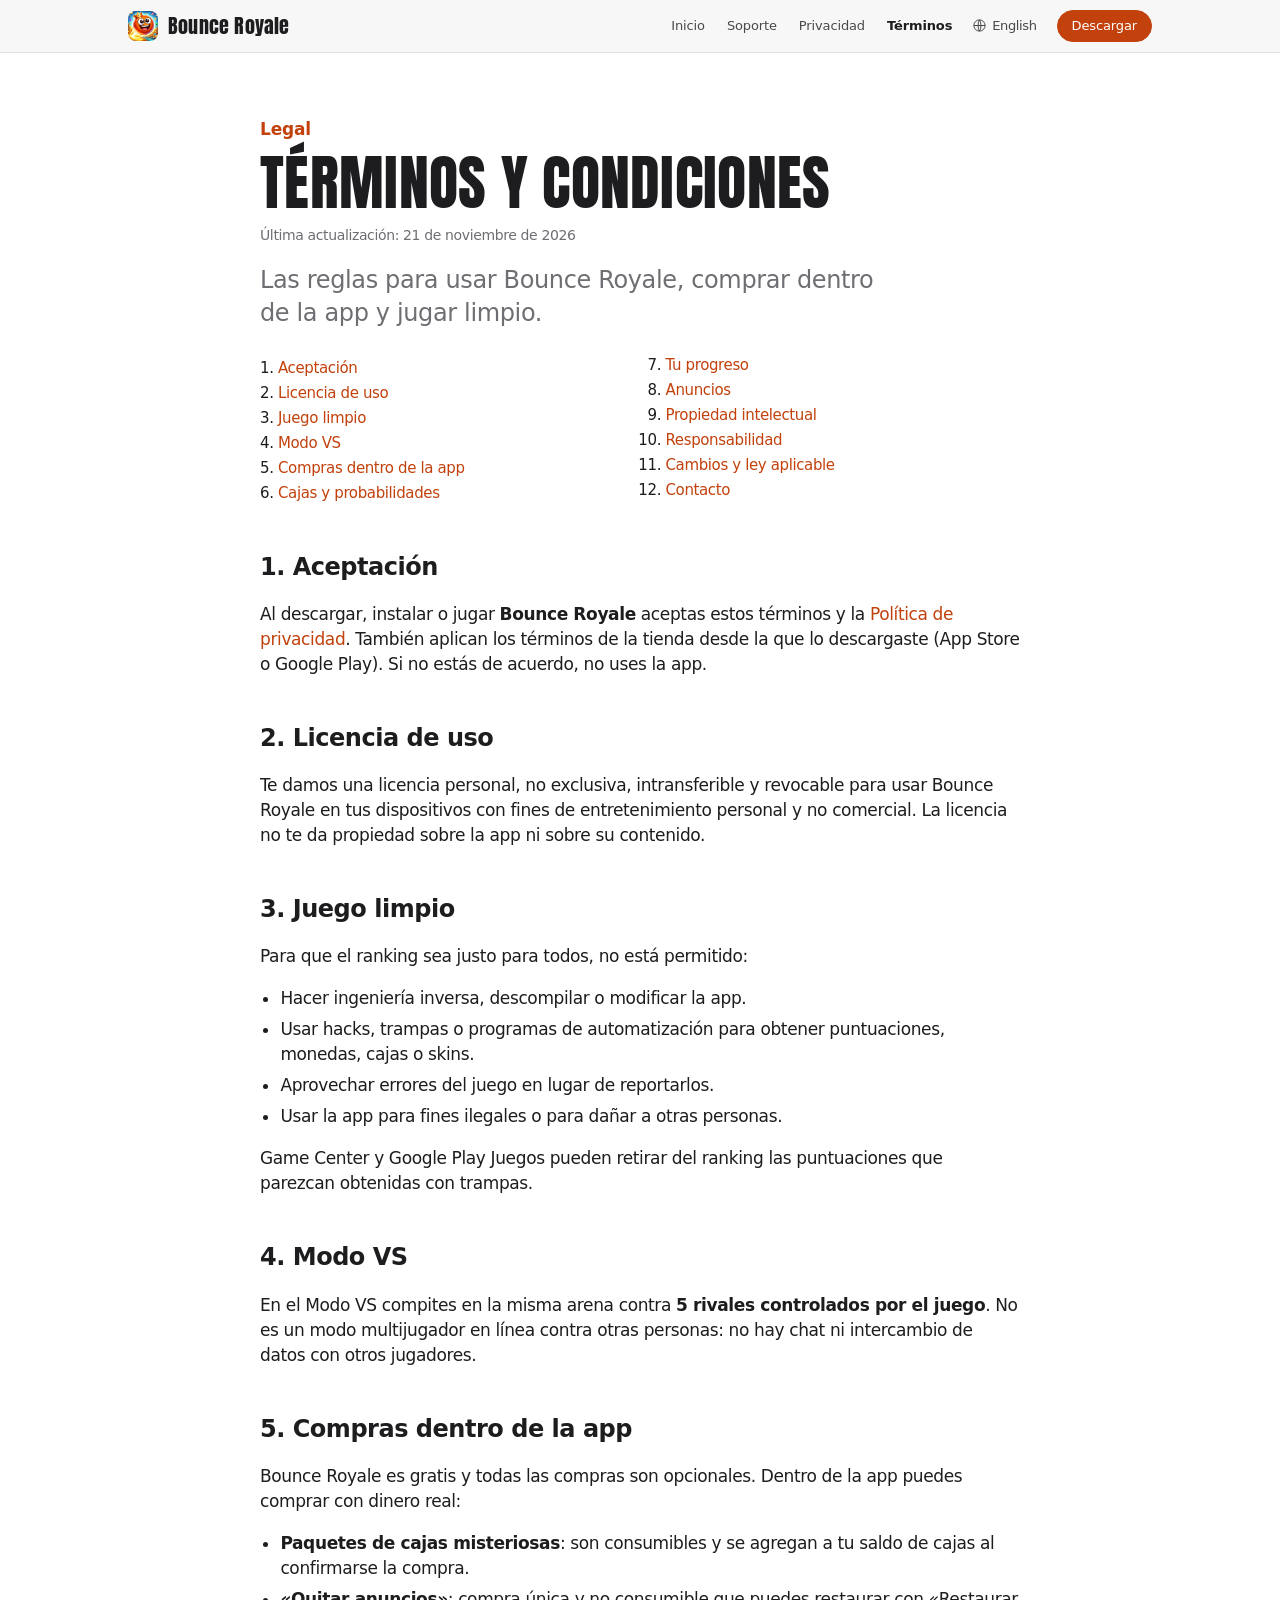
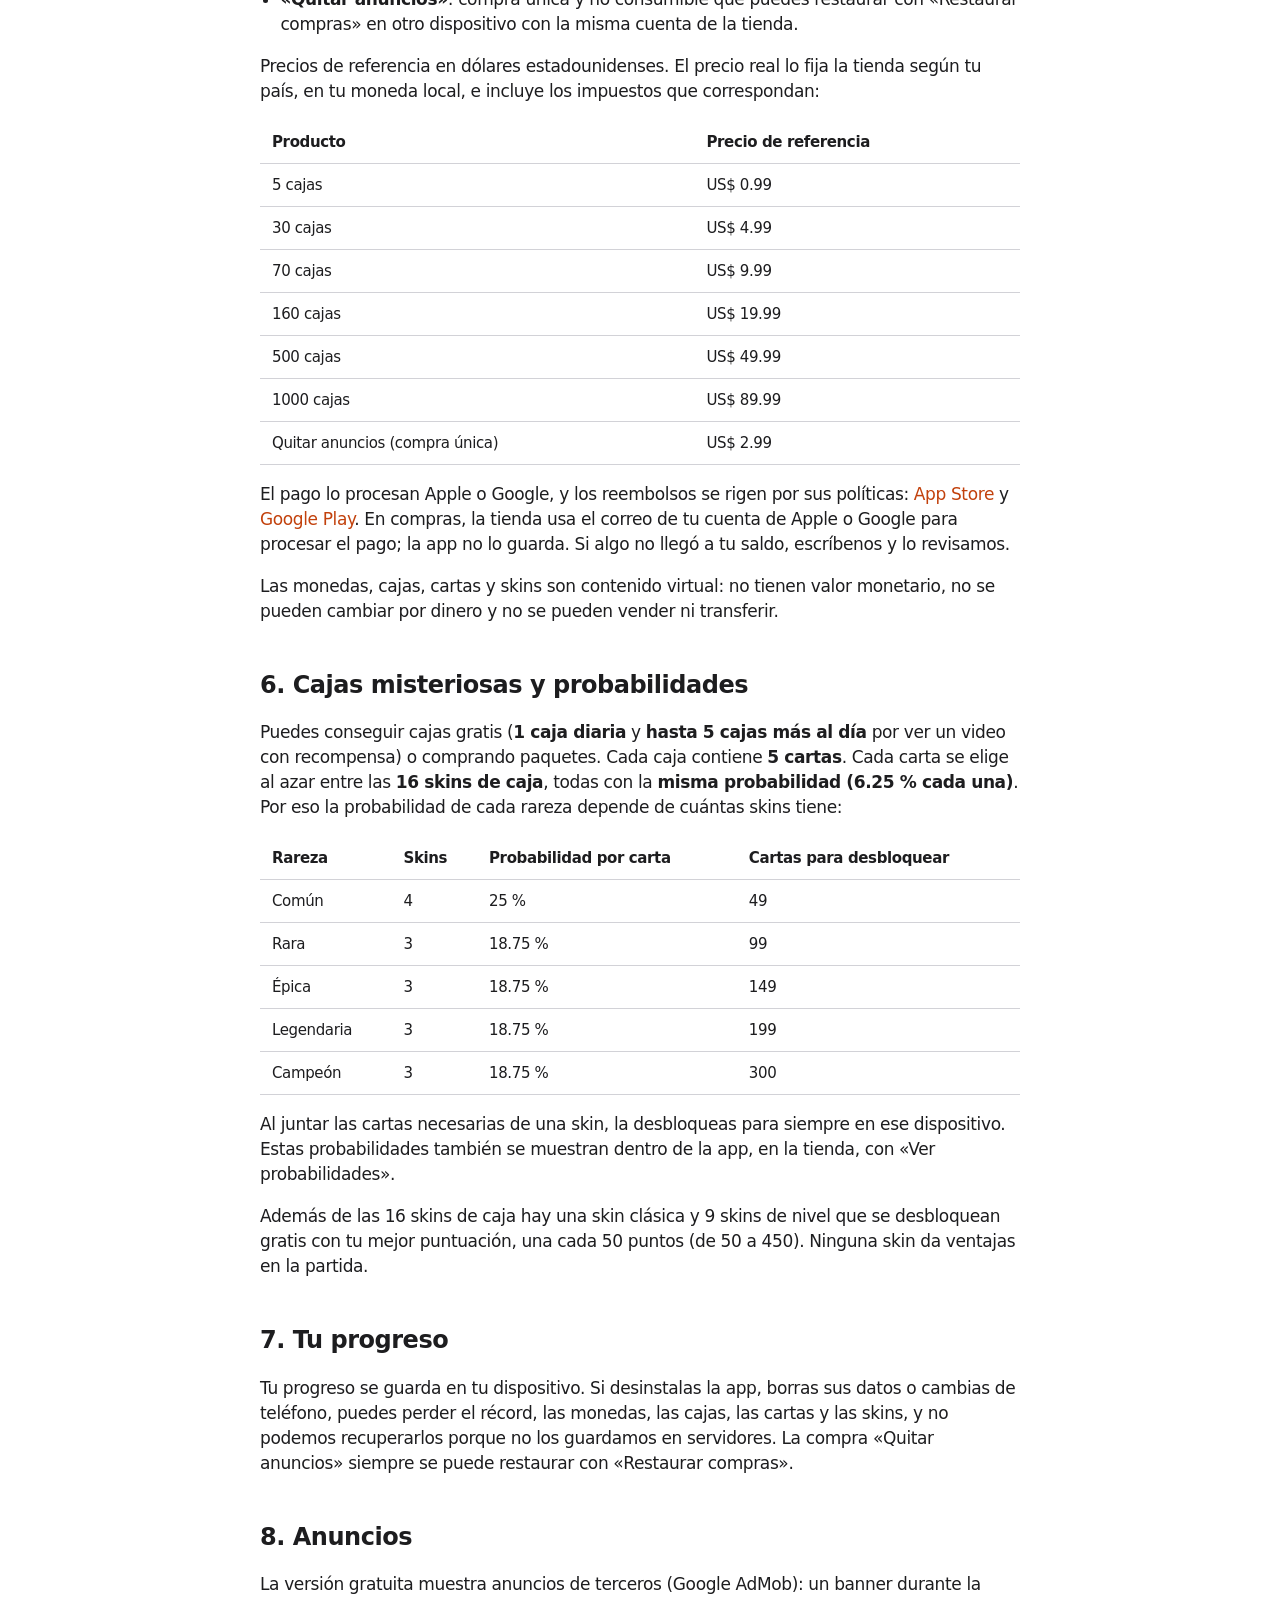
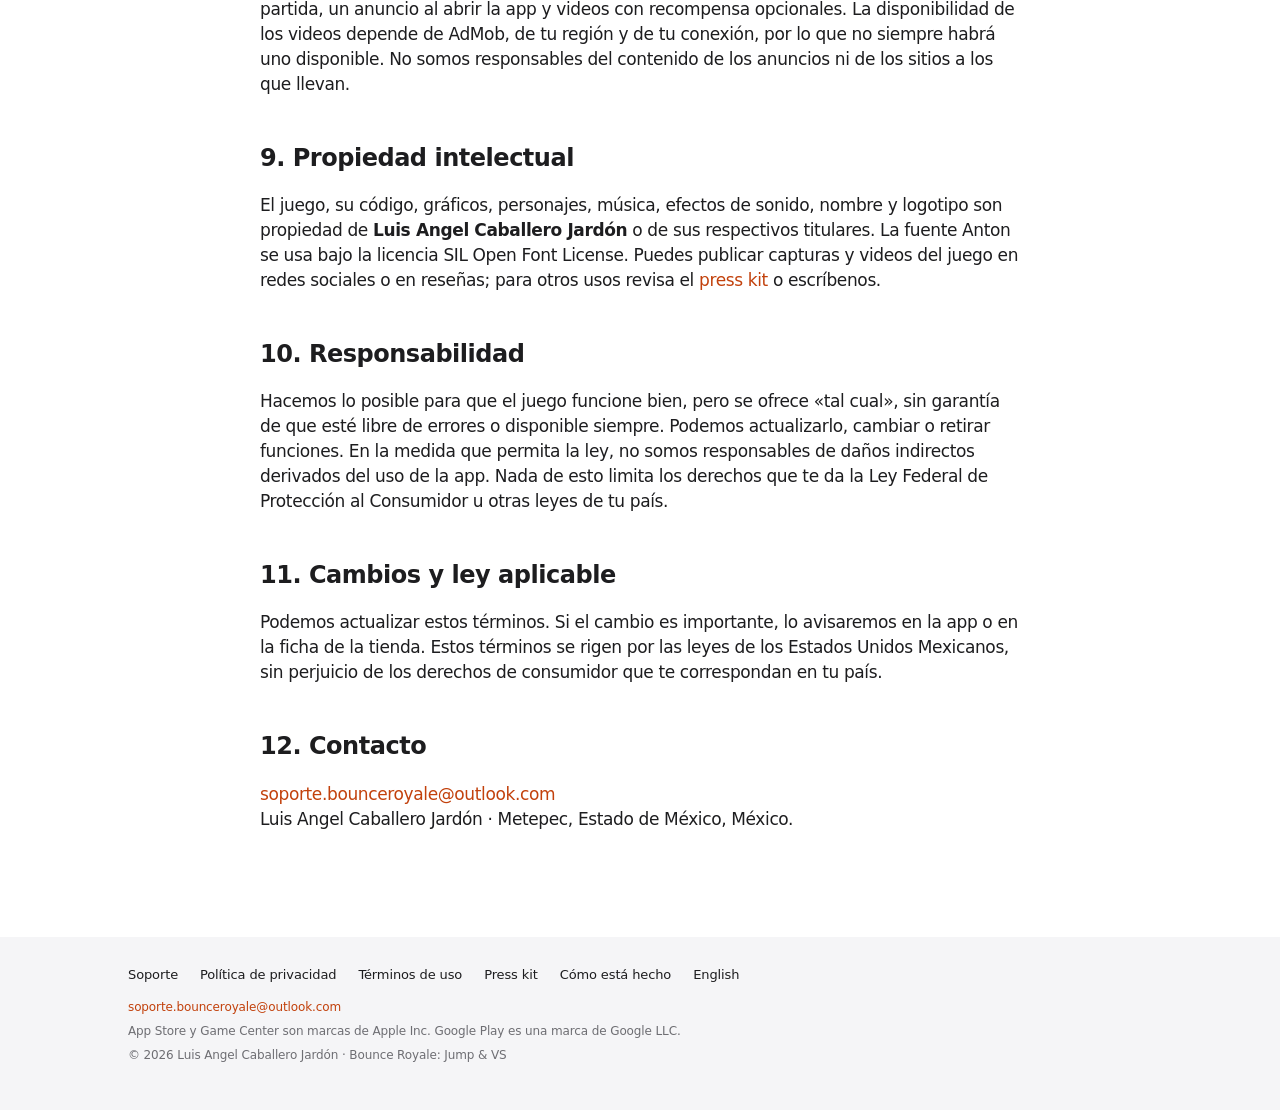
<file: es/terms.html>
<!DOCTYPE html>
<html lang="es">
<head>
  <meta charset="utf-8">
  <meta name="viewport" content="width=device-width, initial-scale=1, viewport-fit=cover">
  <meta name="color-scheme" content="light dark">
  <title>Términos de uso · Bounce Royale</title>
  <meta name="description" content="Las reglas para usar Bounce Royale, comprar dentro de la app y jugar limpio.">
  <meta name="theme-color" content="#0a1630">
  <link rel="canonical" href="https://llcaballeroll.github.io/bounce_royale_web/es/terms.html">
  <link rel="alternate" hreflang="en" href="https://llcaballeroll.github.io/bounce_royale_web/terms.html">
  <link rel="alternate" hreflang="es" href="https://llcaballeroll.github.io/bounce_royale_web/es/terms.html">
  <link rel="alternate" hreflang="x-default" href="https://llcaballeroll.github.io/bounce_royale_web/terms.html">
  <meta property="og:type" content="website">
  <meta property="og:site_name" content="Bounce Royale">
  <meta property="og:title" content="Términos de uso · Bounce Royale">
  <meta property="og:description" content="Las reglas para usar Bounce Royale, comprar dentro de la app y jugar limpio.">
  <meta property="og:url" content="https://llcaballeroll.github.io/bounce_royale_web/es/terms.html">
  <meta property="og:image" content="https://llcaballeroll.github.io/bounce_royale_web/assets/img/og-image.jpg">
  <meta property="og:image:width" content="1200">
  <meta property="og:image:height" content="630">
  <meta name="twitter:card" content="summary_large_image">
  <link rel="icon" type="image/png" sizes="32x32" href="../assets/img/favicon-32.png">
  <link rel="icon" type="image/png" sizes="192x192" href="../assets/img/icon-192.png">
  <link rel="apple-touch-icon" href="../assets/img/apple-touch-icon.png">
  <link rel="preconnect" href="https://fonts.googleapis.com">
  <link rel="preconnect" href="https://fonts.gstatic.com" crossorigin>
  <link rel="stylesheet" href="https://fonts.googleapis.com/css2?family=Anton&amp;display=swap">
  <link rel="stylesheet" href="../css/styles.css">
</head>
<body>
  <a class="skip-link" href="#main">Saltar al contenido</a>
  <header class="nav">
    <nav class="wrap nav-inner" aria-label="Principal">
      <a class="brand" href="./"><img src="../assets/img/icon-192.png" alt="" width="30" height="30">Bounce Royale</a>
      <div class="nav-links">
        <a href="./">Inicio</a>
        <a href="support.html">Soporte</a>
        <a href="privacy.html">Privacidad</a>
        <a href="terms.html" aria-current="page">Términos</a>
      </div>
      <a class="lang" href="../terms.html" hreflang="en" lang="en"><svg viewBox="0 0 24 24" aria-hidden="true"><circle cx="12" cy="12" r="9"/><path d="M3 12h18M12 3c3 3 3 15 0 18M12 3c-3 3-3 15 0 18"/></svg><span>English</span></a>
      <a class="btn" href="./#get" data-smart-download>Descargar</a>
    </nav>
  </header>

  <main id="main" class="doc">
    <div class="wrap">
      <p class="eyebrow">Legal</p>
      <h1>Términos y condiciones</h1>
      <p class="updated">Última actualización: 21 de noviembre de 2026</p>
      <p class="lead">Las reglas para usar Bounce Royale, comprar dentro de la app y jugar limpio.</p>

      <nav class="toc" aria-label="Contenido de los términos">
        <ol>
          <li><a href="#aceptacion">Aceptación</a></li>
          <li><a href="#licencia">Licencia de uso</a></li>
          <li><a href="#reglas">Juego limpio</a></li>
          <li><a href="#modo-vs">Modo VS</a></li>
          <li><a href="#compras">Compras dentro de la app</a></li>
          <li><a href="#cajas">Cajas y probabilidades</a></li>
          <li><a href="#progreso">Tu progreso</a></li>
          <li><a href="#anuncios">Anuncios</a></li>
          <li><a href="#propiedad">Propiedad intelectual</a></li>
          <li><a href="#responsabilidad">Responsabilidad</a></li>
          <li><a href="#cambios">Cambios y ley aplicable</a></li>
          <li><a href="#contacto">Contacto</a></li>
        </ol>
      </nav>

      <h2 id="aceptacion">1. Aceptación</h2>
      <p>Al descargar, instalar o jugar <strong>Bounce Royale</strong> aceptas estos términos y la <a href="privacy.html">Política de privacidad</a>. También aplican los términos de la tienda desde la que lo descargaste (App Store o Google Play). Si no estás de acuerdo, no uses la app.</p>

      <h2 id="licencia">2. Licencia de uso</h2>
      <p>Te damos una licencia personal, no exclusiva, intransferible y revocable para usar Bounce Royale en tus dispositivos con fines de entretenimiento personal y no comercial. La licencia no te da propiedad sobre la app ni sobre su contenido.</p>

      <h2 id="reglas">3. Juego limpio</h2>
      <p>Para que el ranking sea justo para todos, no está permitido:</p>
      <ul>
        <li>Hacer ingeniería inversa, descompilar o modificar la app.</li>
        <li>Usar hacks, trampas o programas de automatización para obtener puntuaciones, monedas, cajas o skins.</li>
        <li>Aprovechar errores del juego en lugar de reportarlos.</li>
        <li>Usar la app para fines ilegales o para dañar a otras personas.</li>
      </ul>
      <p>Game Center y Google Play Juegos pueden retirar del ranking las puntuaciones que parezcan obtenidas con trampas.</p>

      <h2 id="modo-vs">4. Modo VS</h2>
      <p>En el Modo VS compites en la misma arena contra <strong>5 rivales controlados por el juego</strong>. No es un modo multijugador en línea contra otras personas: no hay chat ni intercambio de datos con otros jugadores.</p>

      <h2 id="compras">5. Compras dentro de la app</h2>
      <p>Bounce Royale es gratis y todas las compras son opcionales. Dentro de la app puedes comprar con dinero real:</p>
      <ul>
        <li><strong>Paquetes de cajas misteriosas</strong>: son consumibles y se agregan a tu saldo de cajas al confirmarse la compra.</li>
        <li><strong>«Quitar anuncios»</strong>: compra única y no consumible que puedes restaurar con «Restaurar compras» en otro dispositivo con la misma cuenta de la tienda.</li>
      </ul>
      <p>Precios de referencia en dólares estadounidenses. El precio real lo fija la tienda según tu país, en tu moneda local, e incluye los impuestos que correspondan:</p>
      <div class="table-scroll">
        <table>
          <thead><tr><th>Producto</th><th>Precio de referencia</th></tr></thead>
          <tbody>
            <tr><td>5 cajas</td><td>US$ 0.99</td></tr>
            <tr><td>30 cajas</td><td>US$ 4.99</td></tr>
            <tr><td>70 cajas</td><td>US$ 9.99</td></tr>
            <tr><td>160 cajas</td><td>US$ 19.99</td></tr>
            <tr><td>500 cajas</td><td>US$ 49.99</td></tr>
            <tr><td>1000 cajas</td><td>US$ 89.99</td></tr>
            <tr><td>Quitar anuncios (compra única)</td><td>US$ 2.99</td></tr>
          </tbody>
        </table>
      </div>
      <p>El pago lo procesan Apple o Google, y los reembolsos se rigen por sus políticas: <a href="https://reportaproblem.apple.com" target="_blank" rel="noopener">App Store</a> y <a href="https://support.google.com/googleplay/answer/2479637?hl=es-419" target="_blank" rel="noopener">Google Play</a>. En compras, la tienda usa el correo de tu cuenta de Apple o Google para procesar el pago; la app no lo guarda. Si algo no llegó a tu saldo, escríbenos y lo revisamos.</p>
      <p>Las monedas, cajas, cartas y skins son contenido virtual: no tienen valor monetario, no se pueden cambiar por dinero y no se pueden vender ni transferir.</p>

      <h2 id="cajas">6. Cajas misteriosas y probabilidades</h2>
      <p>Puedes conseguir cajas gratis (<strong>1 caja diaria</strong> y <strong>hasta 5 cajas más al día</strong> por ver un video con recompensa) o comprando paquetes. Cada caja contiene <strong>5 cartas</strong>. Cada carta se elige al azar entre las <strong>16 skins de caja</strong>, todas con la <strong>misma probabilidad (6.25 % cada una)</strong>. Por eso la probabilidad de cada rareza depende de cuántas skins tiene:</p>
      <div class="table-scroll">
        <table>
          <thead><tr><th>Rareza</th><th>Skins</th><th>Probabilidad por carta</th><th>Cartas para desbloquear</th></tr></thead>
          <tbody>
            <tr><td>Común</td><td>4</td><td>25 %</td><td>49</td></tr>
            <tr><td>Rara</td><td>3</td><td>18.75 %</td><td>99</td></tr>
            <tr><td>Épica</td><td>3</td><td>18.75 %</td><td>149</td></tr>
            <tr><td>Legendaria</td><td>3</td><td>18.75 %</td><td>199</td></tr>
            <tr><td>Campeón</td><td>3</td><td>18.75 %</td><td>300</td></tr>
          </tbody>
        </table>
      </div>
      <p>Al juntar las cartas necesarias de una skin, la desbloqueas para siempre en ese dispositivo. Estas probabilidades también se muestran dentro de la app, en la tienda, con «Ver probabilidades».</p>
      <p>Además de las 16 skins de caja hay una skin clásica y 9 skins de nivel que se desbloquean gratis con tu mejor puntuación, una cada 50 puntos (de 50 a 450). Ninguna skin da ventajas en la partida.</p>

      <h2 id="progreso">7. Tu progreso</h2>
      <p>Tu progreso se guarda en tu dispositivo. Si desinstalas la app, borras sus datos o cambias de teléfono, puedes perder el récord, las monedas, las cajas, las cartas y las skins, y no podemos recuperarlos porque no los guardamos en servidores. La compra «Quitar anuncios» siempre se puede restaurar con «Restaurar compras».</p>

      <h2 id="anuncios">8. Anuncios</h2>
      <p>La versión gratuita muestra anuncios de terceros (Google AdMob): un banner durante la partida, un anuncio al abrir la app y videos con recompensa opcionales. La disponibilidad de los videos depende de AdMob, de tu región y de tu conexión, por lo que no siempre habrá uno disponible. No somos responsables del contenido de los anuncios ni de los sitios a los que llevan.</p>

      <h2 id="propiedad">9. Propiedad intelectual</h2>
      <p>El juego, su código, gráficos, personajes, música, efectos de sonido, nombre y logotipo son propiedad de <strong>Luis Angel Caballero Jardón</strong> o de sus respectivos titulares. La fuente Anton se usa bajo la licencia SIL Open Font License. Puedes publicar capturas y videos del juego en redes sociales o en reseñas; para otros usos revisa el <a href="../presskit.html">press kit</a> o escríbenos.</p>

      <h2 id="responsabilidad">10. Responsabilidad</h2>
      <p>Hacemos lo posible para que el juego funcione bien, pero se ofrece «tal cual», sin garantía de que esté libre de errores o disponible siempre. Podemos actualizarlo, cambiar o retirar funciones. En la medida que permita la ley, no somos responsables de daños indirectos derivados del uso de la app. Nada de esto limita los derechos que te da la Ley Federal de Protección al Consumidor u otras leyes de tu país.</p>

      <h2 id="cambios">11. Cambios y ley aplicable</h2>
      <p>Podemos actualizar estos términos. Si el cambio es importante, lo avisaremos en la app o en la ficha de la tienda. Estos términos se rigen por las leyes de los Estados Unidos Mexicanos, sin perjuicio de los derechos de consumidor que te correspondan en tu país.</p>

      <h2 id="contacto">12. Contacto</h2>
      <p><a href="mailto:soporte.bounceroyale@outlook.com?subject=Soporte%20-%20Bounce%20Royale">soporte.bounceroyale@outlook.com</a><br>Luis Angel Caballero Jardón · Metepec, Estado de México, México.</p>
    </div>
  </main>

  <footer class="footer">
    <div class="wrap">
      <div class="footer-links">
        <a href="support.html">Soporte</a>
        <a href="privacy.html">Política de privacidad</a>
        <a href="terms.html">Términos de uso</a>
        <a href="../presskit.html">Press kit</a>
        <a href="../technical.html">Cómo está hecho</a>
        <a href="../terms.html" hreflang="en" lang="en">English</a>
      </div>
      <p><a href="mailto:soporte.bounceroyale@outlook.com">soporte.bounceroyale@outlook.com</a></p>
      <p>App Store y Game Center son marcas de Apple Inc. Google Play es una marca de Google LLC.</p>
      <p>© 2026 Luis Angel Caballero Jardón · Bounce Royale: Jump &amp; VS</p>
    </div>
  </footer>
  <script src="../js/site.js" defer></script>
</body>
</html>
</file>
<file: css/styles.css>
/* Bounce Royale: Jump & VS · sitio web
   Chasis tipo apple.com (mosaicos a todo lo ancho que alternan claro y oscuro,
   titulares grandes, una sola acción por superficie, el juego como "producto")
   con la personalidad del juego: Anton con contorno para los titulares,
   la noche azul del juego para los mosaicos oscuros y sus colores de rareza.
   Todo el contenido es visible sin JavaScript; el movimiento es solo mejora. */

:root {
  color-scheme: light dark;

  /* Tonos crudos */
  --white: #ffffff;
  --parchment: #f5f5f7;
  --ink: #1d1d1f;
  --ink-muted: #6e6e73;       /* 4.7:1 sobre parchment */
  --hairline: #d2d2d7;
  --night: #0a1630;           /* noche del juego */
  --night-2: #0f1f42;
  --night-3: #050b1c;
  --on-dark: #f4f8ff;
  --on-dark-muted: #a7b4cf;   /* 8.6:1 sobre night */
  --orange-ink: #c2410c;      /* 5.2:1 sobre blanco */
  --orange-soft: #ff8a50;     /* 7.7:1 sobre night */
  --gold: #ffd54f;            /* 12.7:1 sobre night */

  /* Colores del juego */
  --sky: #4ec0e9;
  --orange: #ff5722;
  --green: #66bb6a;
  --red: #ff5252;
  --purple: #b388ff;

  /* Rarezas (mismos colores que la tienda del juego) */
  --r-classic: #ff8a50;
  --r-level: #4ec0e9;
  --r-common: #9be15d;
  --r-rare: #448aff;
  --r-epic: #e040fb;
  --r-legendary: #ffab40;
  --r-champion: #ff5252;

  /* Superficies de la página (cambian con el tema del sistema) */
  --bg: var(--white);
  --bg-alt: var(--parchment);
  --text: var(--ink);
  --text-muted: var(--ink-muted);
  --accent: var(--orange-ink);
  --on-accent: var(--white);
  --line: var(--hairline);
  --nav-bg: rgb(245 245 247 / 0.8);

  @media (prefers-color-scheme: dark) {
    --bg: #000000;
    --bg-alt: #161617;
    --text: #f5f5f7;
    --text-muted: #a1a1a6;
    --accent: var(--orange-soft);
    --on-accent: #111111;
    --line: #424245;
    --nav-bg: rgb(22 22 23 / 0.8);
  }

  --font: system-ui, -apple-system, BlinkMacSystemFont, "SF Pro Text", "Segoe UI", Inter, Roboto, sans-serif;
  --font-display: "Anton", Impact, "Arial Narrow Bold", sans-serif;
  --radius-card: 18px;
  --wrap: 1024px;

  accent-color: var(--accent);
}

*, *::before, *::after { box-sizing: border-box; }

html {
  -webkit-text-size-adjust: 100%;
  text-size-adjust: 100%;
  scroll-padding-top: 64px;
}
@media (prefers-reduced-motion: no-preference) { html { scroll-behavior: smooth; } }

body {
  margin: 0;
  font-family: var(--font);
  font-size: 17px;
  line-height: 1.47;
  letter-spacing: -0.022em;
  background: var(--bg);
  color: var(--text);
  -webkit-font-smoothing: antialiased;
  overflow-x: clip;
}

img { max-width: 100%; height: auto; display: block; }
a { color: var(--accent); text-decoration: none; }
a:hover { text-decoration: underline; }
:focus-visible { outline: 2px solid var(--accent); outline-offset: 3px; border-radius: 6px; }

.skip-link {
  position: absolute; left: 12px; top: -60px; z-index: 100;
  background: var(--text); color: var(--bg); padding: 10px 16px; border-radius: 8px;
}
.skip-link:focus { top: 12px; }

.wrap { width: min(100% - 32px, var(--wrap)); margin-inline: auto; }

/* ---------- Navegación: barra delgada con vidrio ---------- */
.nav {
  position: sticky; top: 0; z-index: 50;
  background: var(--nav-bg);
  backdrop-filter: saturate(180%) blur(20px);
  -webkit-backdrop-filter: saturate(180%) blur(20px);
  border-bottom: 1px solid color-mix(in srgb, var(--text) 10%, transparent);
}
.nav-inner { display: flex; align-items: center; gap: 20px; height: 52px; }
.brand {
  display: flex; align-items: center; gap: 10px; color: var(--text);
  font-family: var(--font-display); font-size: 20px; letter-spacing: 0.01em; line-height: 1; white-space: nowrap;
}
.brand:hover { text-decoration: none; }
.brand img { width: 30px; height: 30px; border-radius: 8px; }
.nav-links { display: flex; gap: 22px; margin-left: auto; font-size: 13px; letter-spacing: -0.01em; }
.nav-links a { color: var(--text); opacity: 0.8; }
.nav-links a:hover { opacity: 1; text-decoration: none; }
.nav-links a[aria-current="page"] { opacity: 1; font-weight: 600; }
.lang { display: inline-flex; align-items: center; gap: 5px; font-size: 13px; color: var(--text); opacity: 0.8; white-space: nowrap; }
.lang:hover { opacity: 1; text-decoration: none; }
.lang svg { width: 15px; height: 15px; fill: none; stroke: currentColor; stroke-width: 1.6; }
.nav .btn { padding: 5px 14px; font-size: 13px; min-height: 30px; }
@media (max-width: 760px) {
  .nav-links { display: none; }
  .nav .lang { margin-left: auto; }
}
@media (max-width: 480px) {
  .nav-inner { gap: 12px; }
  .brand { font-size: 18px; gap: 8px; }
  .brand img { width: 28px; height: 28px; }
  .nav .lang span { position: absolute; width: 1px; height: 1px; overflow: hidden; clip-path: inset(50%); white-space: nowrap; }
  .nav .lang svg { width: 20px; height: 20px; }
  .nav .lang { min-width: 32px; min-height: 32px; justify-content: center; }
}

/* ---------- Botones ---------- */
.btn {
  display: inline-flex; align-items: center; justify-content: center; gap: 8px;
  min-height: 44px; padding: 11px 22px; border-radius: 980px;
  background: var(--accent); color: var(--on-accent);
  font-size: 17px; font-weight: 400; letter-spacing: -0.01em; white-space: nowrap;
  border: 1px solid var(--accent);
  transition: transform 0.15s ease, background-color 0.2s ease, color 0.2s ease;
  touch-action: manipulation;
}
.btn:hover { text-decoration: none; }
.btn:active { transform: scale(0.97); }
.btn.ghost { background: transparent; color: var(--accent); }
.btn.ghost:hover { background: var(--accent); color: var(--on-accent); }
.btn-row { display: flex; flex-wrap: wrap; gap: 12px; justify-content: center; margin-top: 28px; }

/* Insignias de tienda hechas en HTML + SVG (sin imágenes externas) */
.stores { display: flex; flex-wrap: wrap; gap: 12px; justify-content: center; margin-top: 30px; }
.store {
  display: inline-flex; align-items: center; gap: 10px;
  min-height: 52px; padding: 7px 18px 7px 14px; border-radius: 12px;
  background: #000; color: #fff; border: 1px solid #a6a6a6;
  line-height: 1.05; text-align: left;
  transition: transform 0.15s ease;
}
.store:hover { text-decoration: none; }
.store:active { transform: scale(0.97); }
.store svg { width: 26px; height: 26px; flex: none; }
.store small { display: block; font-size: 11px; letter-spacing: 0; opacity: 0.9; }
.store strong { display: block; font-size: 20px; font-weight: 600; letter-spacing: -0.02em; }
.fineprint { margin: 14px auto 0; font-size: 14px; color: var(--text-muted); }

/* ---------- Mosaicos ---------- */
.tile { padding: 88px 0 0; overflow: hidden; text-align: center; position: relative; }
.tile.pad-b { padding-bottom: 88px; }
.tile.alt { background: var(--bg-alt); }
.tile.dark {
  background: var(--night); color: var(--on-dark);
  --text: var(--on-dark); --text-muted: var(--on-dark-muted); --accent: var(--gold); --on-accent: #1d1d1f;
  --bg: var(--night); --bg-alt: var(--night-2); --line: rgb(255 255 255 / 0.14);
  color-scheme: dark;
}
.tile.dark.deep { background: var(--night-3); --bg: var(--night-3); }

.eyebrow { font-size: 17px; font-weight: 600; color: var(--accent); margin: 0 0 10px; letter-spacing: -0.01em; }
h1, h2, h3 { margin: 0; font-weight: 600; text-wrap: balance; }

/* Titulares: Anton como en el juego. En mosaicos oscuros llevan el contorno negro del juego. */
.display, .headline {
  font-family: var(--font-display); font-weight: 400; letter-spacing: 0.005em; text-transform: uppercase;
}
.display { font-size: clamp(46px, 8.4vw, 104px); line-height: 1.04; }
.headline { font-size: clamp(36px, 5.6vw, 68px); line-height: 1.07; }
.tile.dark .display, .tile.dark .headline, .hero .display {
  -webkit-text-stroke: 0.045em #000; paint-order: stroke fill;
  text-shadow: 0 0.06em 0 #000;
}
.lead {
  font-size: clamp(19px, 2.4vw, 24px); line-height: 1.38; color: var(--text-muted);
  margin: 18px auto 0; max-width: 42ch; text-wrap: pretty; letter-spacing: -0.015em;
}
.c-gold { color: var(--gold); }
.c-sky { color: var(--sky); }
.c-orange { color: var(--orange); }
.c-red { color: var(--red); }
.tile:not(.dark) .c-orange { color: var(--accent); }

/* ---------- Hero: el cielo del juego ---------- */
.hero {
  background:
    linear-gradient(rgb(10 22 48 / 0.72), rgb(10 22 48 / 0.35) 45%, rgb(10 22 48 / 0.1)),
    url("../assets/img/game/sky.webp") center 30% / cover no-repeat,
    #2f86c8;
  padding-top: 72px;
}
.hero .eyebrow { color: var(--gold); }
.hero .lead { color: #e7f0ff; }
.hero .fineprint { color: #d6e4fa; }
.hero-skins { position: absolute; inset: 0; pointer-events: none; }
.hero-skins img { position: absolute; width: clamp(54px, 7vw, 96px); filter: drop-shadow(0 10px 18px rgb(0 0 0 / 0.3)); }
.hero-skins .s1 { left: 6%; top: 22%; rotate: -12deg; }
.hero-skins .s2 { right: 7%; top: 16%; rotate: 10deg; }
.hero-skins .s3 { left: 12%; top: 58%; width: clamp(44px, 5vw, 72px); }
.hero-skins .s4 { right: 11%; top: 52%; width: clamp(44px, 5vw, 72px); rotate: -8deg; }
@media (max-width: 760px) { .hero-skins { display: none; } }
@media (prefers-reduced-motion: no-preference) {
  .hero-skins img { animation: bob 4.5s ease-in-out infinite alternate; }
  .hero-skins .s2 { animation-delay: -1.5s; }
  .hero-skins .s3 { animation-delay: -3s; }
  .hero-skins .s4 { animation-delay: -2.2s; }
}
@keyframes bob { to { translate: 0 -14px; } }

/* ---------- Teléfonos: la captura es el "producto" ---------- */
.screen {
  border-radius: clamp(26px, 4.6vw, 50px);
  border: clamp(5px, 0.9vw, 9px) solid #0b0b0d;
  background: #0b0b0d;
  box-shadow: rgb(0 0 0 / 0.22) 3px 5px 30px 0;
}
.tile.dark .screen { box-shadow: 0 0 0 1px rgb(255 255 255 / 0.1), 0 30px 80px rgb(0 0 0 / 0.45); }

.stage { margin: 56px auto 0; display: flex; justify-content: center; align-items: flex-end; gap: clamp(12px, 3vw, 36px); padding-inline: 16px; }
.stage .screen { width: min(36vw, 330px); }
.stage .screen.side { width: min(28vw, 270px); margin-bottom: 40px; }
.stage.crop {
  max-height: 640px; overflow: hidden; align-items: flex-start;
  mask-image: linear-gradient(#000 80%, transparent); -webkit-mask-image: linear-gradient(#000 80%, transparent);
}
.stage.crop .screen.side { margin-top: 70px; margin-bottom: 0; }
@media (max-width: 640px) {
  .stage .screen.side { display: none; }
  .stage .screen { width: min(78vw, 330px); }
  .stage.crop { max-height: 560px; }
}

/* ---------- Cifras ---------- */
.facts { display: grid; grid-template-columns: repeat(4, minmax(0, 1fr)); gap: 28px; max-width: 900px; margin: 0 auto; }
.facts b { display: block; font-family: var(--font-display); font-weight: 400; font-size: clamp(56px, 8vw, 92px); line-height: 1; letter-spacing: 0; }
.facts span { display: block; margin-top: 8px; color: var(--text-muted); font-size: 17px; }
.facts .f1 b { color: var(--r-legendary); }
.facts .f2 b { color: var(--sky); }
.facts .f3 b { color: var(--red); }
.facts .f4 b { color: var(--r-common); }
@media (max-width: 700px) { .facts { grid-template-columns: repeat(2, minmax(0, 1fr)); row-gap: 36px; } }

/* ---------- Pasos numerados ---------- */
.steps {
  counter-reset: s; list-style: none; padding: 0; margin: 44px auto 0;
  display: grid; grid-template-columns: repeat(auto-fit, minmax(200px, 1fr)); gap: 28px;
  max-width: 980px; text-align: left;
}
.steps li { counter-increment: s; }
.steps li::before {
  content: counter(s); display: grid; place-items: center; width: 34px; height: 34px; border-radius: 50%;
  background: var(--accent); color: var(--on-accent); font-weight: 600; font-size: 15px; margin-bottom: 12px;
}
.steps strong { display: block; font-size: 19px; letter-spacing: -0.02em; }
.steps span { display: block; margin-top: 4px; color: var(--text-muted); font-size: 15px; line-height: 1.45; }

/* Reglas con ilustración */
.rules { list-style: none; padding: 0; margin: 48px auto 0; display: grid; grid-template-columns: repeat(4, minmax(0, 1fr)); gap: 14px; max-width: 1024px; text-align: left; }
.rules li { background: var(--bg-alt); border-radius: var(--radius-card); padding: 24px 20px; }
.tile.alt .rules li { background: var(--bg); }
.rules .art { width: 64px; height: 64px; object-fit: contain; margin-bottom: 16px; }
.rules strong { display: block; font-size: 19px; letter-spacing: -0.02em; }
.rules span { display: block; margin-top: 4px; color: var(--text-muted); font-size: 15px; line-height: 1.45; }
@media (max-width: 900px) { .rules { grid-template-columns: repeat(2, minmax(0, 1fr)); } }
@media (max-width: 480px) {
  .rules { grid-template-columns: 1fr; gap: 10px; }
  .rules li { display: grid; grid-template-columns: 52px 1fr; column-gap: 16px; align-items: center; padding: 18px 16px; }
  .rules .art { width: 52px; height: 52px; margin: 0; grid-row: span 2; }
}

/* ---------- Modo Fiebre: arte principal + teléfono ---------- */
.feature { display: grid; grid-template-columns: minmax(0, 1.6fr) minmax(0, 1fr); gap: clamp(16px, 3vw, 32px); align-items: center; max-width: 1024px; margin: 52px auto 0; }
.feature .art { width: 100%; border-radius: var(--radius-card); box-shadow: 0 30px 80px rgb(0 0 0 / 0.45); }
.feature .screen { width: min(100%, 300px); margin-inline: auto; }
.chips { display: flex; flex-wrap: wrap; justify-content: center; gap: 8px; margin-top: 24px; }
.chip { display: inline-block; padding: 6px 14px; border-radius: 980px; font-size: 14px; font-weight: 600; background: color-mix(in srgb, var(--text) 9%, transparent); color: var(--text); }
@media (max-width: 760px) {
  .feature { grid-template-columns: minmax(0, 1fr); }
  .feature .screen { display: none; }
}

/* ---------- Mundos ---------- */
.worlds { list-style: none; padding: 0; margin: 48px auto 0; display: grid; grid-template-columns: repeat(6, minmax(0, 1fr)); gap: 12px; max-width: 1024px; text-align: left; }
.worlds img { width: 100%; aspect-ratio: 2 / 3; object-fit: cover; border-radius: 14px; }
.worlds b { display: block; margin-top: 10px; font-size: 15px; letter-spacing: -0.01em; }
.worlds span { display: block; font-size: 13px; color: var(--text-muted); }
@media (max-width: 900px) { .worlds { grid-template-columns: repeat(3, minmax(0, 1fr)); } }

/* ---------- Skins ---------- */
.skins { list-style: none; padding: 0; margin: 44px auto 0; display: grid; grid-template-columns: repeat(9, minmax(0, 1fr)); gap: 10px; max-width: 980px; }
.skins li {
  aspect-ratio: 1; display: grid; place-items: center; border-radius: 16px; padding: 10%;
  background: radial-gradient(circle at 50% 40%, color-mix(in srgb, var(--c) 30%, transparent), transparent 70%), var(--bg);
  box-shadow: inset 0 0 0 2px color-mix(in srgb, var(--c) 70%, transparent);
}
.tile:not(.alt) .skins li { background: radial-gradient(circle at 50% 40%, color-mix(in srgb, var(--c) 30%, transparent), transparent 70%), var(--bg-alt); }
.skins img { width: 100%; height: 100%; object-fit: contain; }
@media (max-width: 760px) { .skins { grid-template-columns: repeat(6, minmax(0, 1fr)); } }
@media (max-width: 480px) { .skins { grid-template-columns: repeat(4, minmax(0, 1fr)); gap: 8px; } }
.legend { display: flex; flex-wrap: wrap; justify-content: center; gap: 8px 18px; margin: 18px auto 0; font-size: 14px; color: var(--text-muted); }
.legend i { display: inline-block; width: 10px; height: 10px; border-radius: 50%; background: var(--c); margin-right: 6px; }

/* Tabla de rarezas */
.odds { width: 100%; max-width: 680px; margin: 40px auto 0; border-collapse: collapse; font-size: 15px; text-align: left; }
.odds caption { caption-side: bottom; padding-top: 12px; color: var(--text-muted); font-size: 14px; text-align: left; }
.odds th, .odds td { padding: 12px 10px; border-bottom: 1px solid var(--line); }
.odds thead th { font-size: 13px; color: var(--text-muted); font-weight: 600; }
.odds td:not(:first-child), .odds th:not(:first-child) { text-align: right; font-variant-numeric: tabular-nums; }
.odds tbody th { font-weight: 600; white-space: nowrap; }
.odds tbody th::before { content: ""; display: inline-block; width: 10px; height: 10px; border-radius: 50%; background: var(--c); margin-right: 8px; }
@media (max-width: 480px) { .odds { font-size: 14px; } .odds th, .odds td { padding: 10px 6px; } }

/* ---------- Galería deslizable ---------- */
.gallery { margin-top: 48px; padding-bottom: 88px; }
.gallery-track {
  display: flex; gap: 20px; overflow-x: auto; padding: 8px max(16px, (100vw - var(--wrap)) / 2) 24px;
  scroll-snap-type: x mandatory; scroll-padding-inline: max(16px, (100vw - var(--wrap)) / 2);
  overscroll-behavior-x: contain; scrollbar-width: thin;
}
.gallery-track:focus-visible { outline-offset: -4px; }
.gallery-track figure { margin: 0; flex: 0 0 auto; width: min(62vw, 250px); scroll-snap-align: start; }
.gallery-track figcaption { font-size: 14px; color: var(--text-muted); margin-top: 12px; text-align: left; }

/* ---------- Idiomas, servicios, tarjetas ---------- */
.langs { display: flex; flex-wrap: wrap; justify-content: center; gap: 8px; max-width: 760px; margin: 28px auto 0; padding: 0; list-style: none; }
.langs li { padding: 6px 14px; border-radius: 980px; background: var(--bg-alt); font-size: 14px; }
.tile.alt .langs li { background: var(--bg); }
.cards { display: grid; grid-template-columns: repeat(auto-fit, minmax(240px, 1fr)); gap: 16px; max-width: 980px; margin: 44px auto 0; text-align: left; }
.card { background: var(--bg-alt); border-radius: var(--radius-card); padding: 26px 24px; }
.tile.alt .card { background: var(--bg); }
.card h3 { font-size: 21px; letter-spacing: -0.02em; }
.card p { margin: 6px 0 0; color: var(--text-muted); font-size: 15px; }
.card svg { width: 30px; height: 30px; margin-bottom: 12px; }

/* ---------- Aparición suave: solo CSS, solo si el navegador y el usuario lo permiten.
   Sin soporte o con movimiento reducido, todo se ve desde el inicio. ---------- */
@media (prefers-reduced-motion: no-preference) {
  @supports ((animation-timeline: view()) and (animation-range: entry)) {
    @keyframes rise { from { opacity: 0.001; translate: 0 32px; } }
    .reveal {
      animation: rise auto cubic-bezier(.2,.7,.2,1) backwards;
      animation-timeline: view();
      animation-range: entry 0% entry 55%;
    }
  }
}

/* ---------- Páginas de texto (legal / soporte / prensa) ---------- */
.doc { padding: 64px 0 88px; }
.doc .wrap { max-width: 760px; }
.doc h1 { font-family: var(--font-display); font-weight: 400; text-transform: uppercase; font-size: clamp(40px, 6vw, 60px); letter-spacing: 0.005em; line-height: 1.02; }
.doc .updated { color: var(--text-muted); font-size: 14px; margin-top: 12px; }
.doc .lead { margin-left: 0; }
.doc h2 { font-size: 24px; letter-spacing: -0.02em; margin: 44px 0 10px; scroll-margin-top: 72px; }
.doc h3 { font-size: 19px; margin: 24px 0 6px; }
.doc ul { padding-left: 1.2em; }
.doc li { margin: 6px 0; }
.notice { display: inline-flex; gap: 6px; align-items: center; margin-top: 18px; padding: 8px 14px; border-radius: 980px; background: var(--bg-alt); font-size: 14px; }
.summary { background: var(--bg-alt); border-radius: var(--radius-card); padding: 22px 24px; margin-top: 32px; }
.summary h2 { margin-top: 0; font-size: 19px; }
.summary ul { margin: 0; }
.toc { margin-top: 24px; font-size: 15px; columns: 2 220px; }
.toc ol { margin: 0; padding-left: 1.2em; }
.toc li { margin: 3px 0; break-inside: avoid; }
.table-scroll { overflow-x: auto; margin: 16px 0; }
.doc table { border-collapse: collapse; width: 100%; font-size: 15px; min-width: 520px; }
.doc th, .doc td { text-align: left; vertical-align: top; padding: 10px 12px; border-bottom: 1px solid var(--line); }
.doc th { font-weight: 600; }
details { border-bottom: 1px solid var(--line); padding: 14px 0; }
summary { cursor: pointer; font-weight: 600; font-size: 17px; }
details p { margin: 10px 0 0; color: var(--text-muted); }
.spec { display: grid; grid-template-columns: minmax(130px, 200px) 1fr; margin: 16px 0 0; }
.spec dt, .spec dd { margin: 0; padding: 12px 0; border-bottom: 1px solid var(--line); }
.spec dt { font-weight: 600; padding-right: 16px; }
.spec dd { color: var(--text-muted); }
@media (max-width: 520px) { .spec { grid-template-columns: 1fr; } .spec dt { border-bottom: 0; padding-bottom: 0; } }
.assets { display: grid; grid-template-columns: repeat(auto-fit, minmax(210px, 1fr)); gap: 16px; margin-top: 16px; }
.asset { background: var(--bg-alt); border-radius: var(--radius-card); padding: 16px; display: flex; flex-direction: column; gap: 12px; }
.asset img { border-radius: 12px; aspect-ratio: 3 / 2; object-fit: cover; width: 100%; }
.asset span { font-size: 15px; font-weight: 600; }
.asset small { display: block; font-weight: 400; color: var(--text-muted); font-size: 13px; }
.press-shots { display: flex; gap: 14px; overflow-x: auto; padding: 8px 2px 18px; scroll-snap-type: x mandatory; }
.press-shots img { flex: 0 0 auto; width: 170px; scroll-snap-align: start; }
pre.tree { background: var(--bg-alt); border-radius: var(--radius-card); padding: 20px; overflow-x: auto; font-size: 13px; line-height: 1.55; }

.notfound { min-height: 72vh; display: grid; place-items: center; text-align: center; padding: 64px 16px; }
.notfound img { width: 120px; margin: 0 auto 20px; }

/* ---------- Pie ---------- */
.footer { background: var(--bg-alt); color: var(--text-muted); font-size: 12px; padding: 28px 0 40px; letter-spacing: -0.01em; }
.tile.alt + .footer { border-top: 1px solid var(--line); }
.footer-links { display: flex; flex-wrap: wrap; gap: 8px 22px; margin-bottom: 14px; }
.footer-links a { color: var(--text); font-size: 13px; }
.footer p { margin: 6px 0; line-height: 1.5; }
</file>
